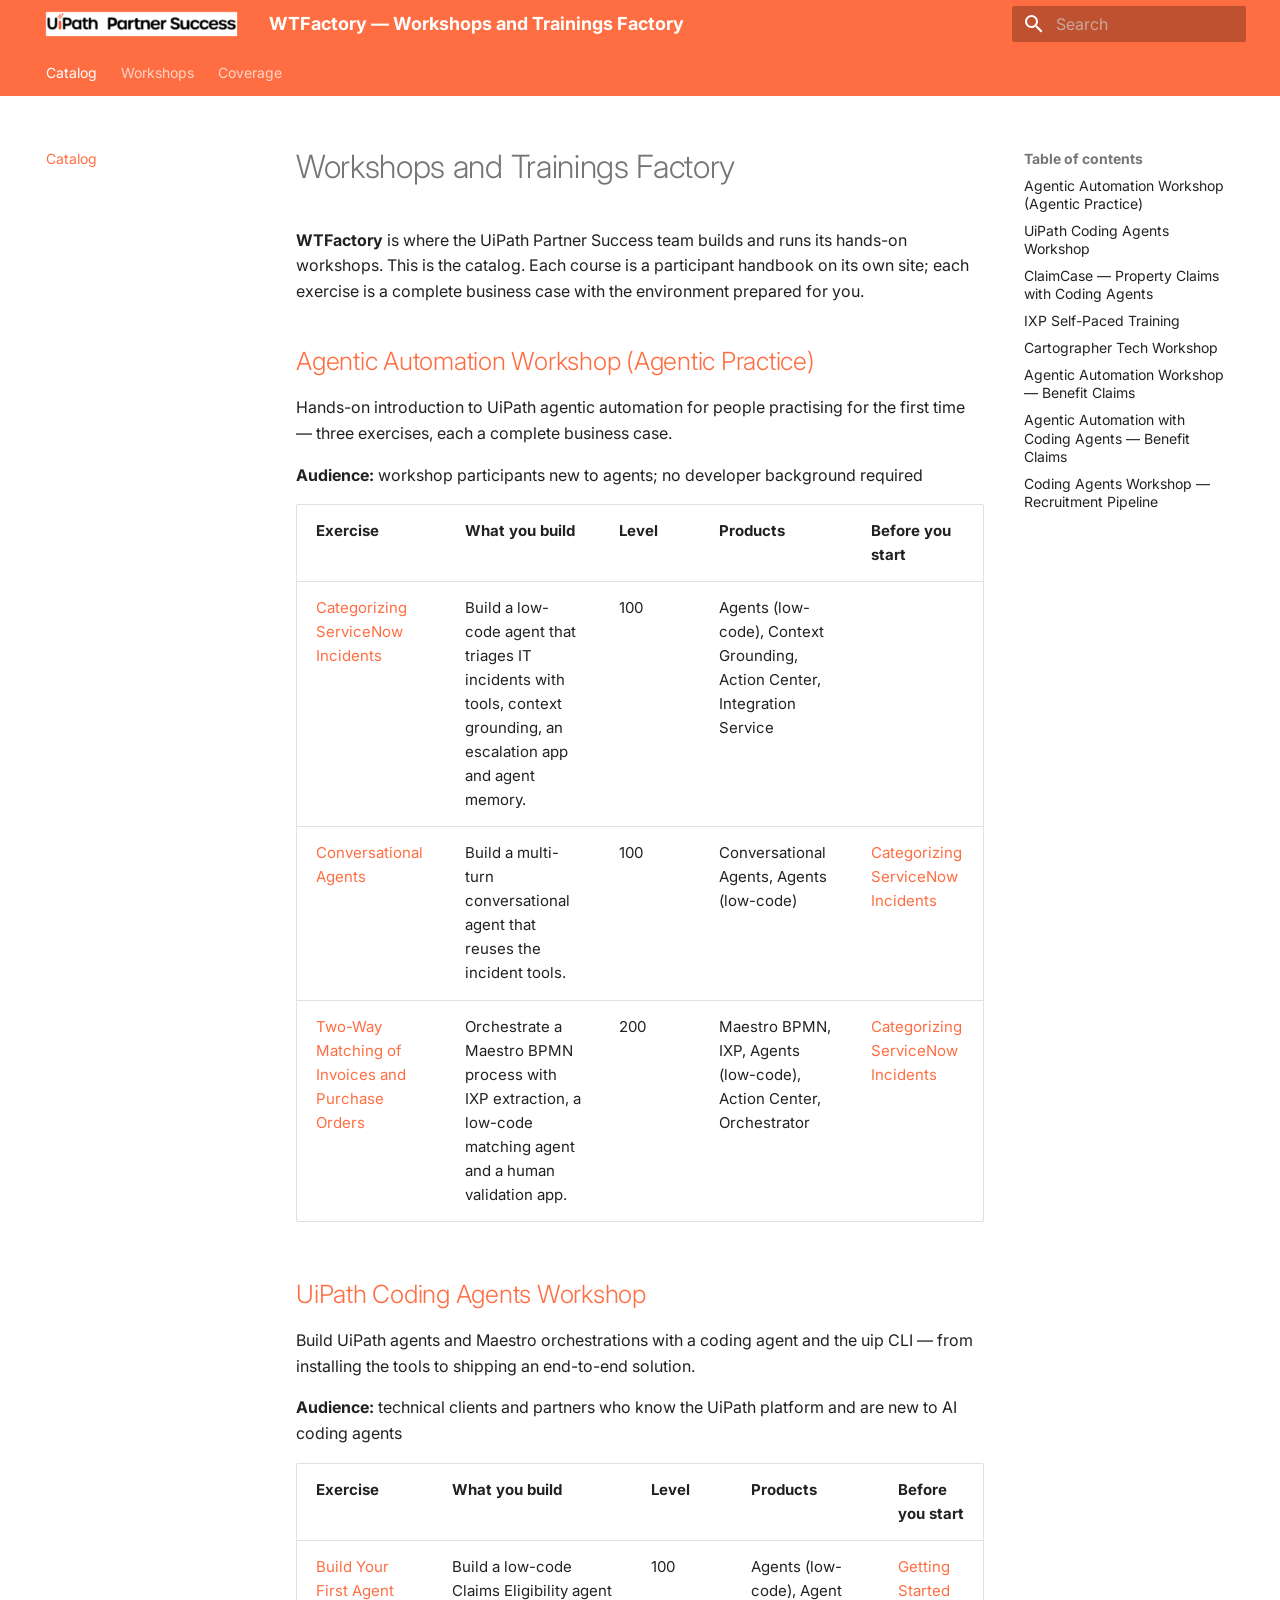
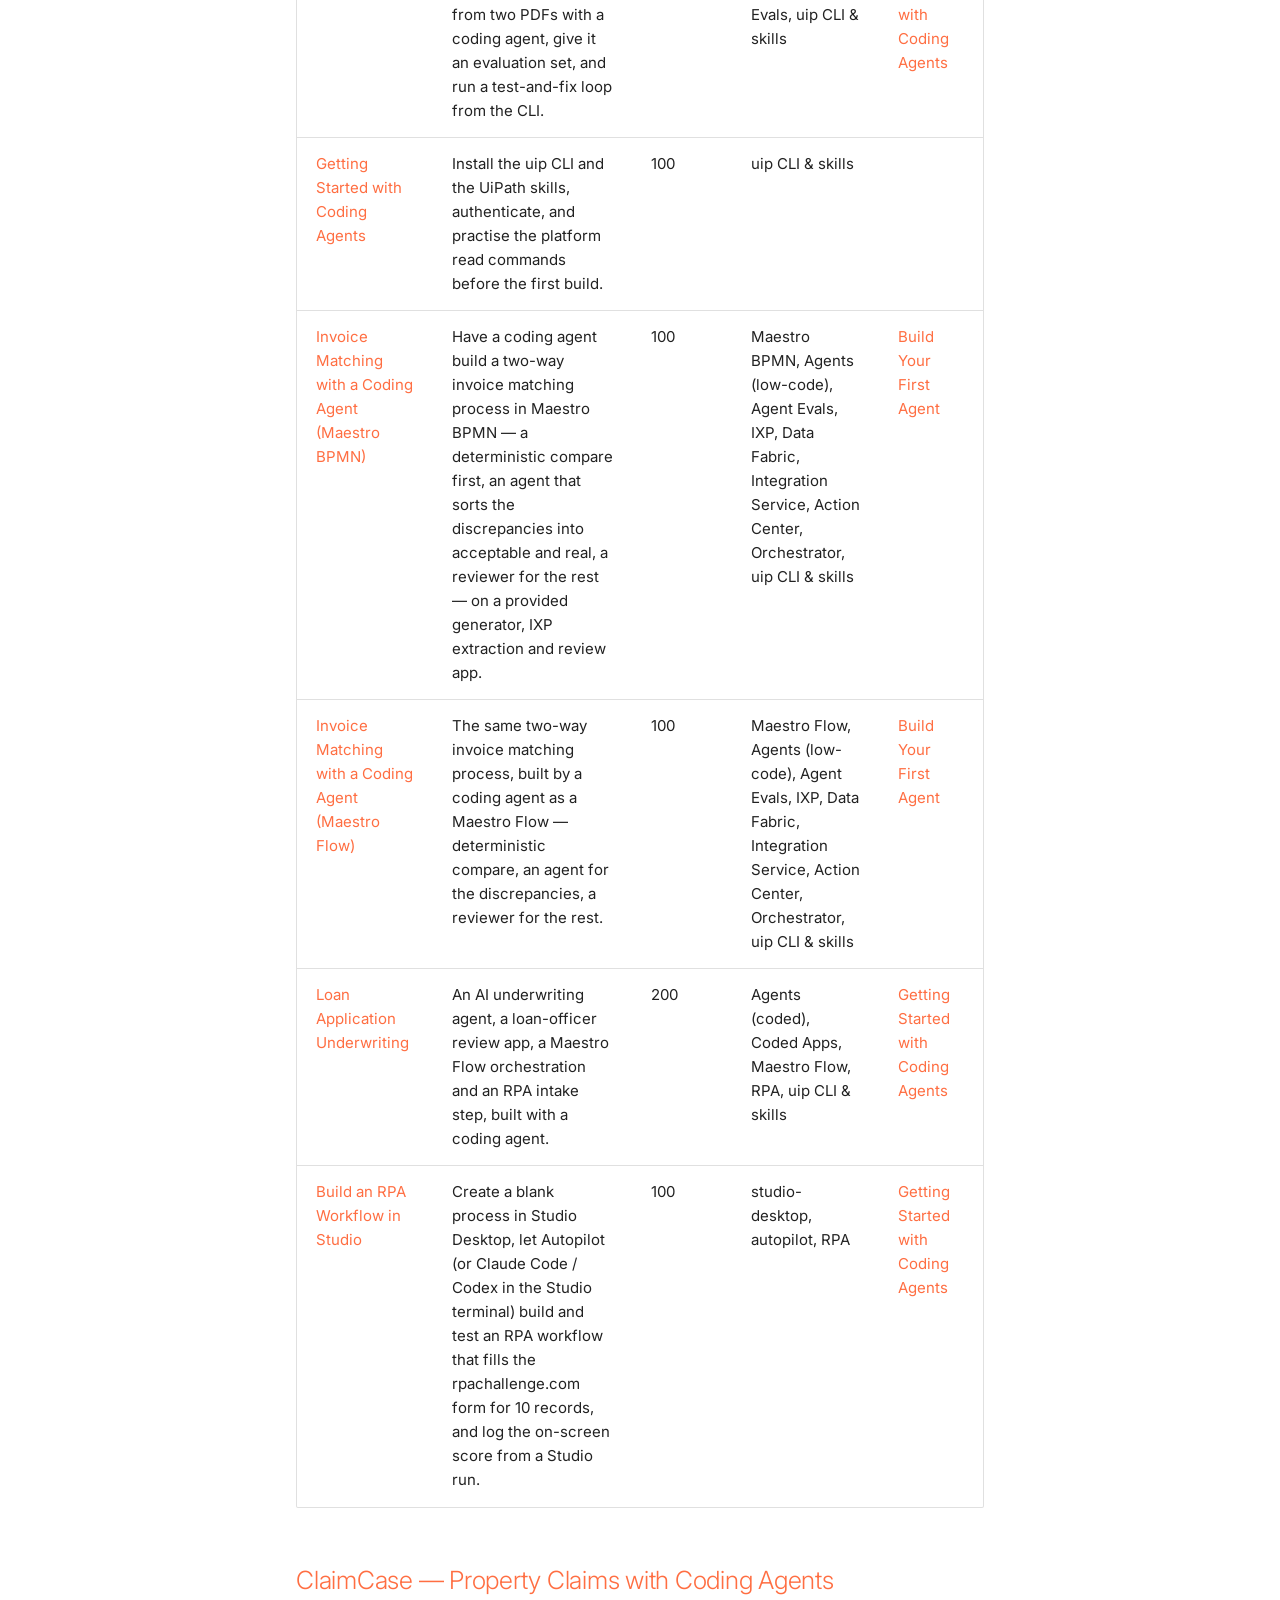
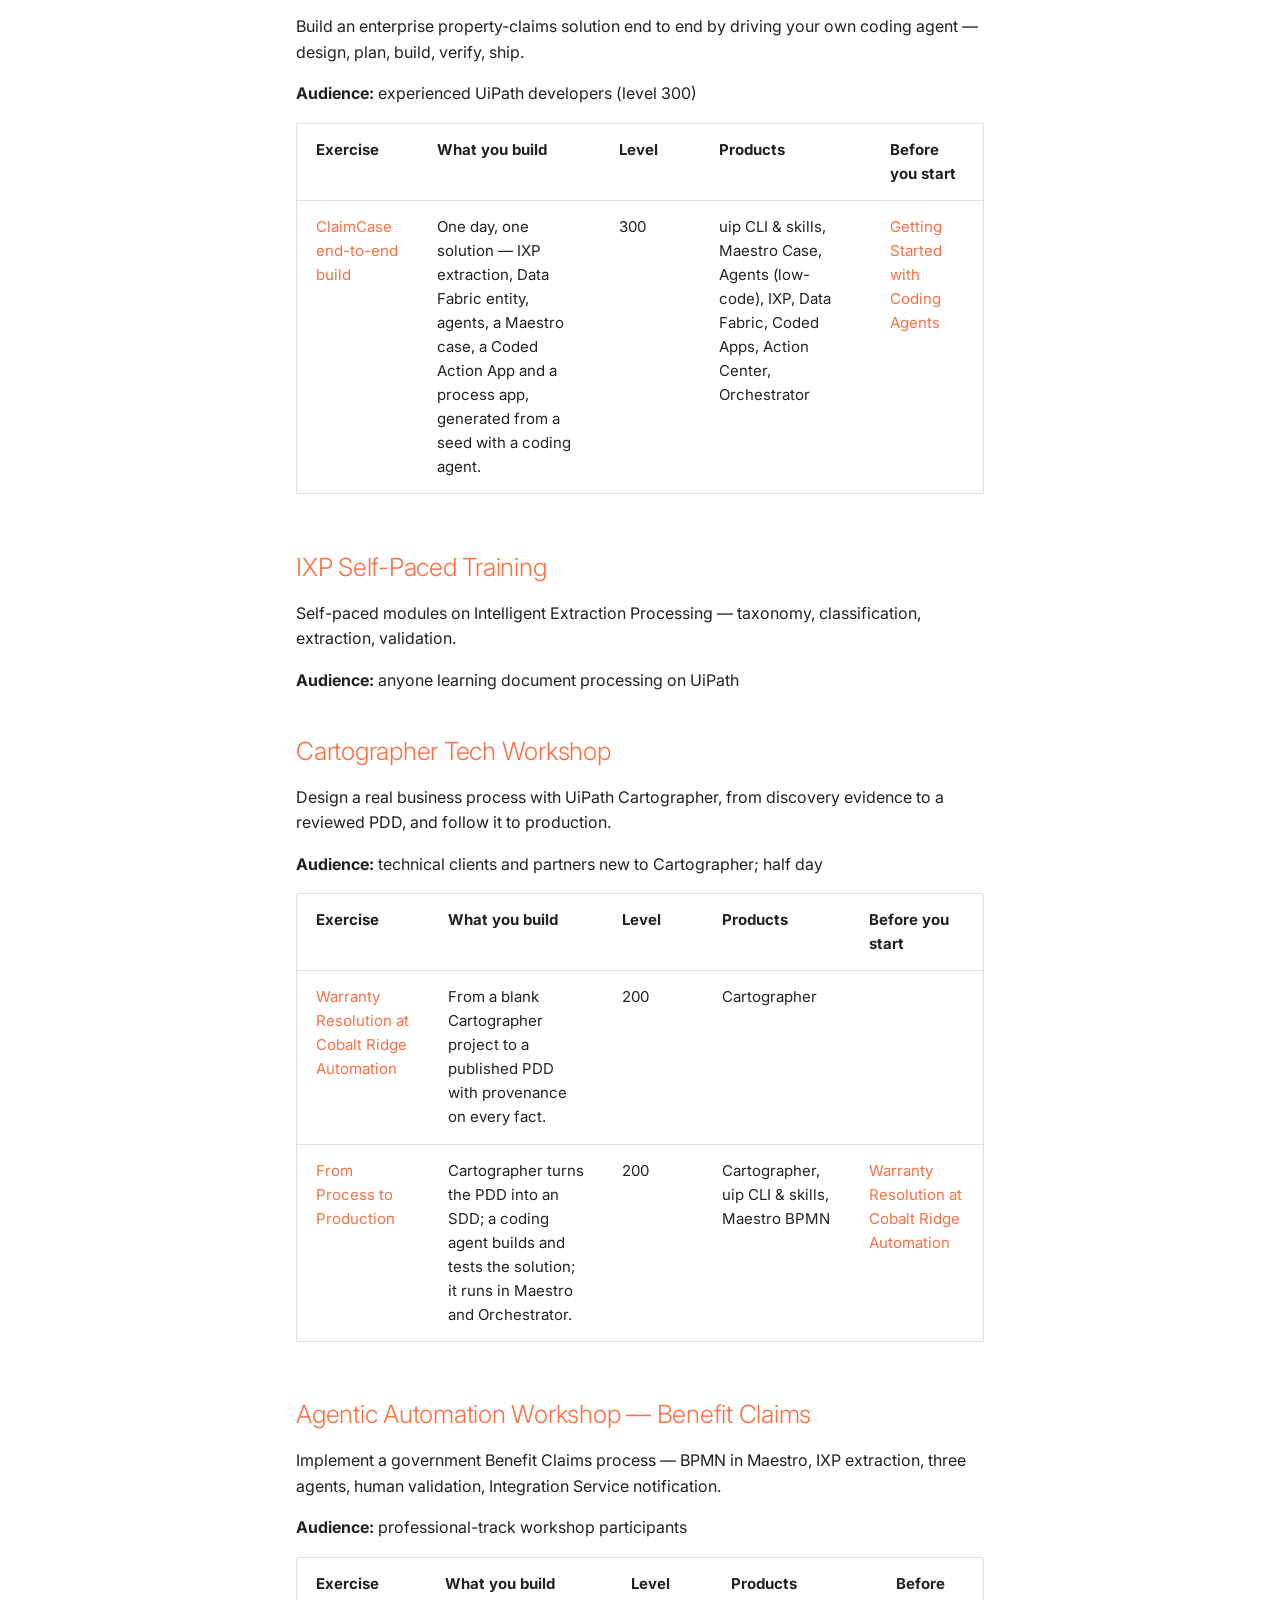
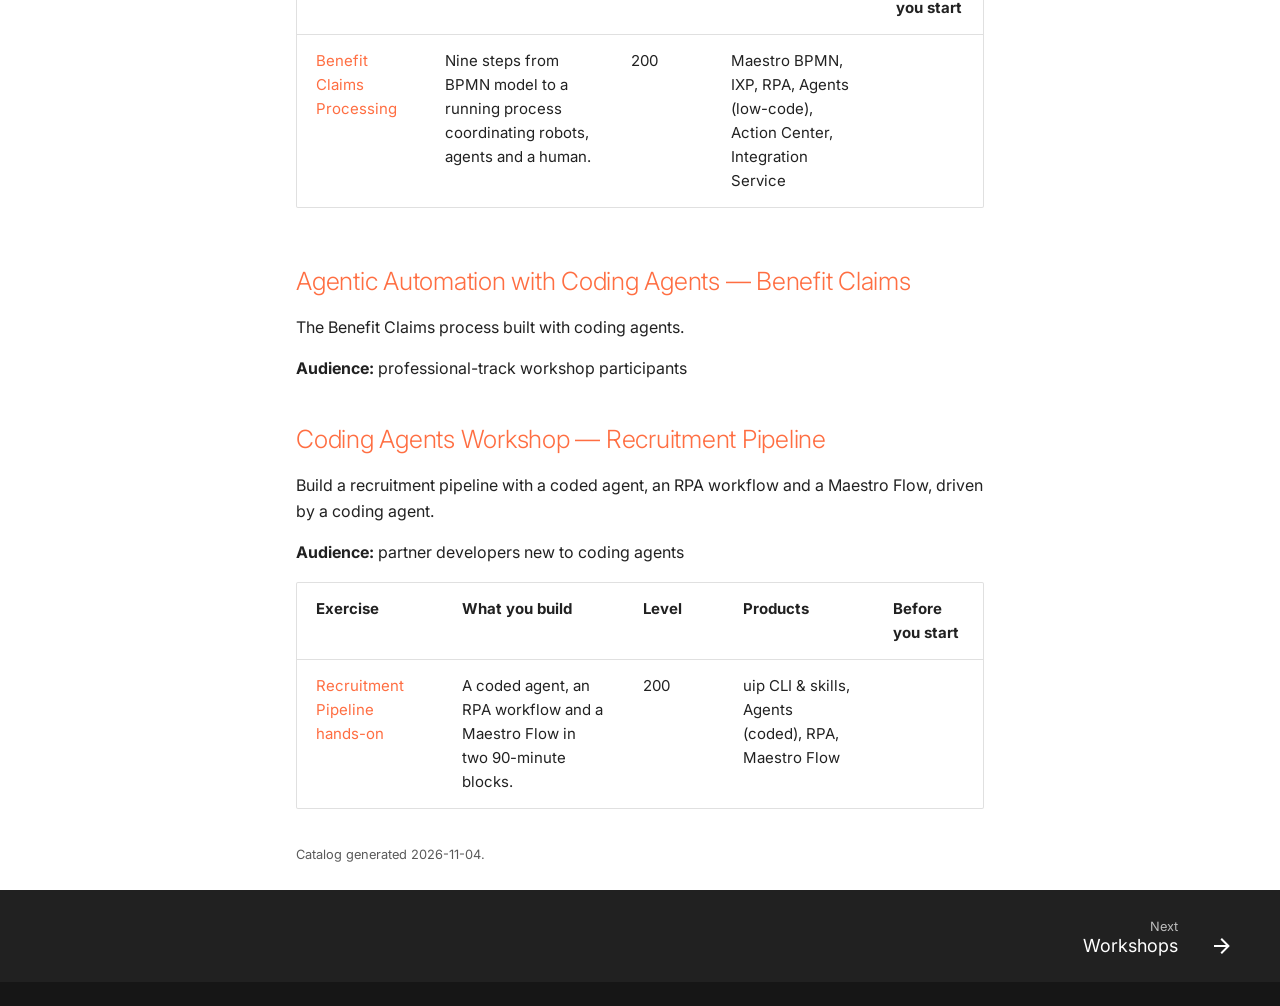
<file: index.html>
<!doctype html>
<html lang="en" class="no-js">
  <head>
    
      <meta charset="utf-8">
      <meta name="viewport" content="width=device-width,initial-scale=1">
      
        <meta name="description" content="Catalog of hands-on UiPath workshops and exercises built by Partner Success">
      
      
      
        <link rel="canonical" href="https://uipath-practice.github.io/">
      
      
      
        <link rel="next" href="workshops/">
      
      
        
      
      
      <link rel="icon" href="assets/images/favicon.png">
      <meta name="generator" content="mkdocs-1.6.1, mkdocs-material-9.8.0">
    
    
      
        <title>WTFactory — Workshops and Trainings Factory</title>
      
    
    
      <link rel="stylesheet" href="assets/stylesheets/main.57a0d79d.min.css">
      
        
        <link rel="stylesheet" href="assets/stylesheets/palette.fb2fffe2.min.css">
      
      


    
    
      
    
    
      
        
        
        <link rel="preconnect" href="https://fonts.gstatic.com" crossorigin>
        <link rel="stylesheet" href="https://fonts.googleapis.com/css?family=Inter:300,300i,400,400i,700,700i%7CRoboto+Mono:400,400i,700,700i&display=fallback">
        <style>:root{--md-text-font:"Inter";--md-code-font:"Roboto Mono"}</style>
      
    
    
      <link rel="stylesheet" href="stylesheets/extra.css">
    
    <script>__md_scope=new URL(".",location),__md_hash=e=>[...e].reduce(((e,_)=>(e<<5)-e+_.charCodeAt(0)),0),__md_get=(e,_=localStorage,t=__md_scope)=>JSON.parse(_.getItem(t.pathname+"."+e)),__md_set=(e,_,t=localStorage,a=__md_scope)=>{try{t.setItem(a.pathname+"."+e,JSON.stringify(_))}catch(e){}}</script>
    
      

    
    
  </head>
  
  
    
    
    
    
    
    <body dir="ltr" data-md-color-scheme="default" data-md-color-primary="deep-orange" data-md-color-accent="orange">
  
    
    <input class="md-toggle" data-md-toggle="drawer" type="checkbox" id="__drawer" autocomplete="off">
    <input class="md-toggle" data-md-toggle="search" type="checkbox" id="__search" autocomplete="off">
    <label class="md-overlay" for="__drawer"></label>
    <div data-md-component="skip">
      
        
        <a href="#workshops-and-trainings-factory" class="md-skip">
          Skip to content
        </a>
      
    </div>
    <div data-md-component="announce">
      
    </div>
    
    
      

<header class="md-header" data-md-component="header">
  <nav class="md-header__inner md-grid" aria-label="Header">
    <a href="." title="WTFactory — Workshops and Trainings Factory" class="md-header__button md-logo" aria-label="WTFactory — Workshops and Trainings Factory" data-md-component="logo">
      
  <img src="assets/images/logo.png" alt="logo">

    </a>
    <label class="md-header__button md-icon" for="__drawer">
      
      <svg xmlns="http://www.w3.org/2000/svg" viewBox="0 0 24 24"><path d="M3 6h18v2H3zm0 5h18v2H3zm0 5h18v2H3z"/></svg>
    </label>
    <div class="md-header__title" data-md-component="header-title">
      <div class="md-header__ellipsis">
        <div class="md-header__topic">
          <span class="md-ellipsis">
            WTFactory — Workshops and Trainings Factory
          </span>
        </div>
        <div class="md-header__topic" data-md-component="header-topic">
          <span class="md-ellipsis">
            
              Catalog
            
          </span>
        </div>
      </div>
    </div>
    
      
    
    
    
    
      
      
        <label class="md-header__button md-icon" for="__search">
          
          <svg xmlns="http://www.w3.org/2000/svg" viewBox="0 0 24 24"><path d="M9.5 3A6.5 6.5 0 0 1 16 9.5c0 1.61-.59 3.09-1.56 4.23l.27.27h.79l5 5-1.5 1.5-5-5v-.79l-.27-.27A6.52 6.52 0 0 1 9.5 16 6.5 6.5 0 0 1 3 9.5 6.5 6.5 0 0 1 9.5 3m0 2C7 5 5 7 5 9.5S7 14 9.5 14 14 12 14 9.5 12 5 9.5 5"/></svg>
        </label>
        <div class="md-search" data-md-component="search" role="dialog">
  <label class="md-search__overlay" for="__search"></label>
  <div class="md-search__inner" role="search">
    <form class="md-search__form" name="search">
      <input type="text" class="md-search__input" name="query" aria-label="Search" placeholder="Search" autocapitalize="off" autocorrect="off" autocomplete="off" spellcheck="false" data-md-component="search-query" required>
      <label class="md-search__icon md-icon" for="__search">
        
        <svg xmlns="http://www.w3.org/2000/svg" viewBox="0 0 24 24"><path d="M9.5 3A6.5 6.5 0 0 1 16 9.5c0 1.61-.59 3.09-1.56 4.23l.27.27h.79l5 5-1.5 1.5-5-5v-.79l-.27-.27A6.52 6.52 0 0 1 9.5 16 6.5 6.5 0 0 1 3 9.5 6.5 6.5 0 0 1 9.5 3m0 2C7 5 5 7 5 9.5S7 14 9.5 14 14 12 14 9.5 12 5 9.5 5"/></svg>
        
        <svg xmlns="http://www.w3.org/2000/svg" viewBox="0 0 24 24"><path d="M20 11v2H8l5.5 5.5-1.42 1.42L4.16 12l7.92-7.92L13.5 5.5 8 11z"/></svg>
      </label>
      <nav class="md-search__options" aria-label="Search">
        
        <button type="reset" class="md-search__icon md-icon" title="Clear" aria-label="Clear" tabindex="-1">
          
          <svg xmlns="http://www.w3.org/2000/svg" viewBox="0 0 24 24"><path d="M19 6.41 17.59 5 12 10.59 6.41 5 5 6.41 10.59 12 5 17.59 6.41 19 12 13.41 17.59 19 19 17.59 13.41 12z"/></svg>
        </button>
      </nav>
      
    </form>
    <div class="md-search__output">
      <div class="md-search__scrollwrap" tabindex="0" data-md-scrollfix>
        <div class="md-search-result" data-md-component="search-result">
          <div class="md-search-result__meta">
            Initializing search
          </div>
          <ol class="md-search-result__list" role="presentation"></ol>
        </div>
      </div>
    </div>
  </div>
</div>
      
    
    
  </nav>
  
</header>
    
    <div class="md-container" data-md-component="container">
      
      
        
          
            
<nav class="md-tabs" aria-label="Tabs" data-md-component="tabs">
  <div class="md-grid">
    <ul class="md-tabs__list">
      
        
  
  
  
    
  
  
    <li class="md-tabs__item md-tabs__item--active">
      <a href="." class="md-tabs__link">
        
  
  
    
  
  Catalog

      </a>
    </li>
  

      
        
  
  
  
  
    <li class="md-tabs__item">
      <a href="workshops/" class="md-tabs__link">
        
  
  
    
  
  Workshops

      </a>
    </li>
  

      
        
  
  
  
  
    <li class="md-tabs__item">
      <a href="coverage/" class="md-tabs__link">
        
  
  
    
  
  Coverage

      </a>
    </li>
  

      
    </ul>
  </div>
</nav>
          
        
      
      <main class="md-main" data-md-component="main">
        <div class="md-main__inner md-grid">
          
            
              
              <div class="md-sidebar md-sidebar--primary" data-md-component="sidebar" data-md-type="navigation" >
                <div class="md-sidebar__scrollwrap">
                  <div class="md-sidebar__inner">
                    


  


<nav class="md-nav md-nav--primary md-nav--lifted" aria-label="Navigation" data-md-level="0">
  <label class="md-nav__title" for="__drawer">
    <a href="." title="WTFactory — Workshops and Trainings Factory" class="md-nav__button md-logo" aria-label="WTFactory — Workshops and Trainings Factory" data-md-component="logo">
      
  <img src="assets/images/logo.png" alt="logo">

    </a>
    WTFactory — Workshops and Trainings Factory
  </label>
  
  <ul class="md-nav__list" data-md-scrollfix>
    
      
      
  
  
    
  
  
  
    <li class="md-nav__item md-nav__item--active">
      
      <input class="md-nav__toggle md-toggle" type="checkbox" id="__toc">
      
      
        
      
      
        <label class="md-nav__link md-nav__link--active" for="__toc">
          
  
  
  <span class="md-ellipsis">
    
  
    Catalog
  

    
  </span>
  
  

          <span class="md-nav__icon md-icon"></span>
        </label>
      
      <a href="." class="md-nav__link md-nav__link--active">
        
  
  
  <span class="md-ellipsis">
    
  
    Catalog
  

    
  </span>
  
  

      </a>
      
        

<nav class="md-nav md-nav--secondary" aria-label="Table of contents">
  
  
  
    
  
  
    <label class="md-nav__title" for="__toc">
      <span class="md-nav__icon md-icon"></span>
      Table of contents
    </label>
    <ul class="md-nav__list" data-md-component="toc" data-md-scrollfix>
      
        <li class="md-nav__item">
  <a href="#agentic-automation-workshop-agentic-practice" class="md-nav__link">
    <span class="md-ellipsis">
      
        Agentic Automation Workshop (Agentic Practice)
      
    </span>
  </a>
  
</li>
      
        <li class="md-nav__item">
  <a href="#uipath-coding-agents-workshop" class="md-nav__link">
    <span class="md-ellipsis">
      
        UiPath Coding Agents Workshop
      
    </span>
  </a>
  
</li>
      
        <li class="md-nav__item">
  <a href="#claimcase-property-claims-with-coding-agents" class="md-nav__link">
    <span class="md-ellipsis">
      
        ClaimCase — Property Claims with Coding Agents
      
    </span>
  </a>
  
</li>
      
        <li class="md-nav__item">
  <a href="#ixp-self-paced-training" class="md-nav__link">
    <span class="md-ellipsis">
      
        IXP Self-Paced Training
      
    </span>
  </a>
  
</li>
      
        <li class="md-nav__item">
  <a href="#cartographer-tech-workshop" class="md-nav__link">
    <span class="md-ellipsis">
      
        Cartographer Tech Workshop
      
    </span>
  </a>
  
</li>
      
        <li class="md-nav__item">
  <a href="#agentic-automation-workshop-benefit-claims" class="md-nav__link">
    <span class="md-ellipsis">
      
        Agentic Automation Workshop — Benefit Claims
      
    </span>
  </a>
  
</li>
      
        <li class="md-nav__item">
  <a href="#agentic-automation-with-coding-agents-benefit-claims" class="md-nav__link">
    <span class="md-ellipsis">
      
        Agentic Automation with Coding Agents — Benefit Claims
      
    </span>
  </a>
  
</li>
      
        <li class="md-nav__item">
  <a href="#coding-agents-workshop-recruitment-pipeline" class="md-nav__link">
    <span class="md-ellipsis">
      
        Coding Agents Workshop — Recruitment Pipeline
      
    </span>
  </a>
  
</li>
      
    </ul>
  
</nav>
      
    </li>
  

    
      
      
  
  
  
  
    <li class="md-nav__item">
      <a href="workshops/" class="md-nav__link">
        
  
  
  <span class="md-ellipsis">
    
  
    Workshops
  

    
  </span>
  
  

      </a>
    </li>
  

    
      
      
  
  
  
  
    <li class="md-nav__item">
      <a href="coverage/" class="md-nav__link">
        
  
  
  <span class="md-ellipsis">
    
  
    Coverage
  

    
  </span>
  
  

      </a>
    </li>
  

    
  </ul>
</nav>
                  </div>
                </div>
              </div>
            
            
              
              <div class="md-sidebar md-sidebar--secondary" data-md-component="sidebar" data-md-type="toc" >
                <div class="md-sidebar__scrollwrap">
                  <div class="md-sidebar__inner">
                    

<nav class="md-nav md-nav--secondary" aria-label="Table of contents">
  
  
  
    
  
  
    <label class="md-nav__title" for="__toc">
      <span class="md-nav__icon md-icon"></span>
      Table of contents
    </label>
    <ul class="md-nav__list" data-md-component="toc" data-md-scrollfix>
      
        <li class="md-nav__item">
  <a href="#agentic-automation-workshop-agentic-practice" class="md-nav__link">
    <span class="md-ellipsis">
      
        Agentic Automation Workshop (Agentic Practice)
      
    </span>
  </a>
  
</li>
      
        <li class="md-nav__item">
  <a href="#uipath-coding-agents-workshop" class="md-nav__link">
    <span class="md-ellipsis">
      
        UiPath Coding Agents Workshop
      
    </span>
  </a>
  
</li>
      
        <li class="md-nav__item">
  <a href="#claimcase-property-claims-with-coding-agents" class="md-nav__link">
    <span class="md-ellipsis">
      
        ClaimCase — Property Claims with Coding Agents
      
    </span>
  </a>
  
</li>
      
        <li class="md-nav__item">
  <a href="#ixp-self-paced-training" class="md-nav__link">
    <span class="md-ellipsis">
      
        IXP Self-Paced Training
      
    </span>
  </a>
  
</li>
      
        <li class="md-nav__item">
  <a href="#cartographer-tech-workshop" class="md-nav__link">
    <span class="md-ellipsis">
      
        Cartographer Tech Workshop
      
    </span>
  </a>
  
</li>
      
        <li class="md-nav__item">
  <a href="#agentic-automation-workshop-benefit-claims" class="md-nav__link">
    <span class="md-ellipsis">
      
        Agentic Automation Workshop — Benefit Claims
      
    </span>
  </a>
  
</li>
      
        <li class="md-nav__item">
  <a href="#agentic-automation-with-coding-agents-benefit-claims" class="md-nav__link">
    <span class="md-ellipsis">
      
        Agentic Automation with Coding Agents — Benefit Claims
      
    </span>
  </a>
  
</li>
      
        <li class="md-nav__item">
  <a href="#coding-agents-workshop-recruitment-pipeline" class="md-nav__link">
    <span class="md-ellipsis">
      
        Coding Agents Workshop — Recruitment Pipeline
      
    </span>
  </a>
  
</li>
      
    </ul>
  
</nav>
                  </div>
                </div>
              </div>
            
          
          
            <div class="md-content" data-md-component="content">
              
              <article class="md-content__inner md-typeset">
                
                  



<h1 id="workshops-and-trainings-factory">Workshops and Trainings Factory</h1>
<p><strong>WTFactory</strong> is where the UiPath Partner Success team builds and runs its hands-on workshops. This is the catalog. Each course is a participant handbook on its own site; each exercise is a complete business case with the environment prepared for you.</p>
<h2 id="agentic-automation-workshop-agentic-practice"><a href="https://uipath-practice.github.io/AgenticPracticeCourse/">Agentic Automation Workshop (Agentic Practice)</a></h2>
<p>Hands-on introduction to UiPath agentic automation for people practising for the first time — three exercises, each a complete business case.</p>
<p><strong>Audience:</strong> workshop participants new to agents; no developer background required</p>
<table>
<thead>
<tr>
<th>Exercise</th>
<th>What you build</th>
<th>Level</th>
<th>Products</th>
<th>Before you start</th>
</tr>
</thead>
<tbody>
<tr>
<td><a href="https://uipath-practice.github.io/AgenticPracticeCourse/categorizing-incidents/">Categorizing ServiceNow Incidents</a></td>
<td>Build a low-code agent that triages IT incidents with tools, context grounding, an escalation app and agent memory.</td>
<td>100</td>
<td>Agents (low-code), Context Grounding, Action Center, Integration Service</td>
<td></td>
</tr>
<tr>
<td><a href="https://uipath-practice.github.io/AgenticPracticeCourse/conversational-agents/">Conversational Agents</a></td>
<td>Build a multi-turn conversational agent that reuses the incident tools.</td>
<td>100</td>
<td>Conversational Agents, Agents (low-code)</td>
<td><a href="https://uipath-practice.github.io/AgenticPracticeCourse/categorizing-incidents/">Categorizing ServiceNow Incidents</a></td>
</tr>
<tr>
<td><a href="https://uipath-practice.github.io/AgenticPracticeCourse/invoice-matching-ixp/">Two-Way Matching of Invoices and Purchase Orders</a></td>
<td>Orchestrate a Maestro BPMN process with IXP extraction, a low-code matching agent and a human validation app.</td>
<td>200</td>
<td>Maestro BPMN, IXP, Agents (low-code), Action Center, Orchestrator</td>
<td><a href="https://uipath-practice.github.io/AgenticPracticeCourse/categorizing-incidents/">Categorizing ServiceNow Incidents</a></td>
</tr>
</tbody>
</table>
<h2 id="uipath-coding-agents-workshop"><a href="https://uipath-practice.github.io/CodingAgentsCourse/">UiPath Coding Agents Workshop</a></h2>
<p>Build UiPath agents and Maestro orchestrations with a coding agent and the uip CLI — from installing the tools to shipping an end-to-end solution.</p>
<p><strong>Audience:</strong> technical clients and partners who know the UiPath platform and are new to AI coding agents</p>
<table>
<thead>
<tr>
<th>Exercise</th>
<th>What you build</th>
<th>Level</th>
<th>Products</th>
<th>Before you start</th>
</tr>
</thead>
<tbody>
<tr>
<td><a href="https://uipath-practice.github.io/CodingAgentsCourse/getting-started/4-build-your-first-agent/">Build Your First Agent</a></td>
<td>Build a low-code Claims Eligibility agent from two PDFs with a coding agent, give it an evaluation set, and run a test-and-fix loop from the CLI.</td>
<td>100</td>
<td>Agents (low-code), Agent Evals, uip CLI &amp; skills</td>
<td><a href="https://uipath-practice.github.io/CodingAgentsCourse/getting-started/">Getting Started with Coding Agents</a></td>
</tr>
<tr>
<td><a href="https://uipath-practice.github.io/CodingAgentsCourse/getting-started/">Getting Started with Coding Agents</a></td>
<td>Install the uip CLI and the UiPath skills, authenticate, and practise the platform read commands before the first build.</td>
<td>100</td>
<td>uip CLI &amp; skills</td>
<td></td>
</tr>
<tr>
<td><a href="https://uipath-practice.github.io/CodingAgentsCourse/invoice-matching/">Invoice Matching with a Coding Agent (Maestro BPMN)</a></td>
<td>Have a coding agent build a two-way invoice matching process in Maestro BPMN — a deterministic compare first, an agent that sorts the discrepancies into acceptable and real, a reviewer for the rest — on a provided generator, IXP extraction and review app.</td>
<td>100</td>
<td>Maestro BPMN, Agents (low-code), Agent Evals, IXP, Data Fabric, Integration Service, Action Center, Orchestrator, uip CLI &amp; skills</td>
<td><a href="https://uipath-practice.github.io/CodingAgentsCourse/getting-started/4-build-your-first-agent/">Build Your First Agent</a></td>
</tr>
<tr>
<td><a href="https://uipath-practice.github.io/CodingAgentsCourse/invoice-matching/">Invoice Matching with a Coding Agent (Maestro Flow)</a></td>
<td>The same two-way invoice matching process, built by a coding agent as a Maestro Flow — deterministic compare, an agent for the discrepancies, a reviewer for the rest.</td>
<td>100</td>
<td>Maestro Flow, Agents (low-code), Agent Evals, IXP, Data Fabric, Integration Service, Action Center, Orchestrator, uip CLI &amp; skills</td>
<td><a href="https://uipath-practice.github.io/CodingAgentsCourse/getting-started/4-build-your-first-agent/">Build Your First Agent</a></td>
</tr>
<tr>
<td><a href="https://uipath-practice.github.io/CodingAgentsCourse/loan-application-underwriting/">Loan Application Underwriting</a></td>
<td>An AI underwriting agent, a loan-officer review app, a Maestro Flow orchestration and an RPA intake step, built with a coding agent.</td>
<td>200</td>
<td>Agents (coded), Coded Apps, Maestro Flow, RPA, uip CLI &amp; skills</td>
<td><a href="https://uipath-practice.github.io/CodingAgentsCourse/getting-started/">Getting Started with Coding Agents</a></td>
</tr>
<tr>
<td><a href="https://uipath-practice.github.io/CodingAgentsCourse/getting-started/3-build-an-rpa-workflow/">Build an RPA Workflow in Studio</a></td>
<td>Create a blank process in Studio Desktop, let Autopilot (or Claude Code / Codex in the Studio terminal) build and test an RPA workflow that fills the rpachallenge.com form for 10 records, and log the on-screen score from a Studio run.</td>
<td>100</td>
<td>studio-desktop, autopilot, RPA</td>
<td><a href="https://uipath-practice.github.io/CodingAgentsCourse/getting-started/">Getting Started with Coding Agents</a></td>
</tr>
</tbody>
</table>
<h2 id="claimcase-property-claims-with-coding-agents"><a href="https://uipath-practice.github.io/ClaimCaseWorkshop/">ClaimCase — Property Claims with Coding Agents</a></h2>
<p>Build an enterprise property-claims solution end to end by driving your own coding agent — design, plan, build, verify, ship.</p>
<p><strong>Audience:</strong> experienced UiPath developers (level 300)</p>
<table>
<thead>
<tr>
<th>Exercise</th>
<th>What you build</th>
<th>Level</th>
<th>Products</th>
<th>Before you start</th>
</tr>
</thead>
<tbody>
<tr>
<td><a href="https://uipath-practice.github.io/ClaimCaseWorkshop/">ClaimCase end-to-end build</a></td>
<td>One day, one solution — IXP extraction, Data Fabric entity, agents, a Maestro case, a Coded Action App and a process app, generated from a seed with a coding agent.</td>
<td>300</td>
<td>uip CLI &amp; skills, Maestro Case, Agents (low-code), IXP, Data Fabric, Coded Apps, Action Center, Orchestrator</td>
<td><a href="https://uipath-practice.github.io/CodingAgentsCourse/getting-started/">Getting Started with Coding Agents</a></td>
</tr>
</tbody>
</table>
<h2 id="ixp-self-paced-training"><a href="https://uipath-practice.github.io/IXP-TrainingCourse/">IXP Self-Paced Training</a></h2>
<p>Self-paced modules on Intelligent Extraction Processing — taxonomy, classification, extraction, validation.</p>
<p><strong>Audience:</strong> anyone learning document processing on UiPath</p>
<h2 id="cartographer-tech-workshop"><a href="https://uipath-practice.github.io/CartographerWorkshop/">Cartographer Tech Workshop</a></h2>
<p>Design a real business process with UiPath Cartographer, from discovery evidence to a reviewed PDD, and follow it to production.</p>
<p><strong>Audience:</strong> technical clients and partners new to Cartographer; half day</p>
<table>
<thead>
<tr>
<th>Exercise</th>
<th>What you build</th>
<th>Level</th>
<th>Products</th>
<th>Before you start</th>
</tr>
</thead>
<tbody>
<tr>
<td><a href="https://uipath-practice.github.io/CartographerWorkshop/warranty-resolution/">Warranty Resolution at Cobalt Ridge Automation</a></td>
<td>From a blank Cartographer project to a published PDD with provenance on every fact.</td>
<td>200</td>
<td>Cartographer</td>
<td></td>
</tr>
<tr>
<td><a href="https://uipath-practice.github.io/CartographerWorkshop/process-to-production/">From Process to Production</a></td>
<td>Cartographer turns the PDD into an SDD; a coding agent builds and tests the solution; it runs in Maestro and Orchestrator.</td>
<td>200</td>
<td>Cartographer, uip CLI &amp; skills, Maestro BPMN</td>
<td><a href="https://uipath-practice.github.io/CartographerWorkshop/warranty-resolution/">Warranty Resolution at Cobalt Ridge Automation</a></td>
</tr>
</tbody>
</table>
<h2 id="agentic-automation-workshop-benefit-claims"><a href="https://uipath-practice.github.io/AgenticProfessionalCourse/">Agentic Automation Workshop — Benefit Claims</a></h2>
<p>Implement a government Benefit Claims process — BPMN in Maestro, IXP extraction, three agents, human validation, Integration Service notification.</p>
<p><strong>Audience:</strong> professional-track workshop participants</p>
<table>
<thead>
<tr>
<th>Exercise</th>
<th>What you build</th>
<th>Level</th>
<th>Products</th>
<th>Before you start</th>
</tr>
</thead>
<tbody>
<tr>
<td><a href="https://uipath-practice.github.io/AgenticProfessionalCourse/benefit-claims-processing/">Benefit Claims Processing</a></td>
<td>Nine steps from BPMN model to a running process coordinating robots, agents and a human.</td>
<td>200</td>
<td>Maestro BPMN, IXP, RPA, Agents (low-code), Action Center, Integration Service</td>
<td></td>
</tr>
</tbody>
</table>
<h2 id="agentic-automation-with-coding-agents-benefit-claims"><a href="https://uipath-practice.github.io/AgenticCodingAgents/">Agentic Automation with Coding Agents — Benefit Claims</a></h2>
<p>The Benefit Claims process built with coding agents.</p>
<p><strong>Audience:</strong> professional-track workshop participants</p>
<h2 id="coding-agents-workshop-recruitment-pipeline"><a href="https://uipath-practice.github.io/CodingAgentsRecruitmentPipeline/">Coding Agents Workshop — Recruitment Pipeline</a></h2>
<p>Build a recruitment pipeline with a coded agent, an RPA workflow and a Maestro Flow, driven by a coding agent.</p>
<p><strong>Audience:</strong> partner developers new to coding agents</p>
<table>
<thead>
<tr>
<th>Exercise</th>
<th>What you build</th>
<th>Level</th>
<th>Products</th>
<th>Before you start</th>
</tr>
</thead>
<tbody>
<tr>
<td><a href="https://uipath-practice.github.io/CodingAgentsRecruitmentPipeline/coding-agents-hands-on/">Recruitment Pipeline hands-on</a></td>
<td>A coded agent, an RPA workflow and a Maestro Flow in two 90-minute blocks.</td>
<td>200</td>
<td>uip CLI &amp; skills, Agents (coded), RPA, Maestro Flow</td>
<td></td>
</tr>
</tbody>
</table>
<p><small>Catalog generated 2026-11-04.</small></p>












                
              </article>
            </div>
          
          
<script>var target=document.getElementById(location.hash.slice(1));target&&target.name&&(target.checked=target.name.startsWith("__tabbed_"))</script>
        </div>
        
          <button type="button" class="md-top md-icon" data-md-component="top" hidden>
  
  <svg xmlns="http://www.w3.org/2000/svg" viewBox="0 0 24 24"><path d="M13 20h-2V8l-5.5 5.5-1.42-1.42L12 4.16l7.92 7.92-1.42 1.42L13 8z"/></svg>
  Back to top
</button>
        
      </main>
      
        <footer class="md-footer">
  
    
      
      <nav class="md-footer__inner md-grid" aria-label="Footer" >
        
        
          
          <a href="workshops/" class="md-footer__link md-footer__link--next" aria-label="Next: Workshops">
            <div class="md-footer__title">
              <span class="md-footer__direction">
                Next
              </span>
              <div class="md-ellipsis">
                Workshops
              </div>
            </div>
            <div class="md-footer__button md-icon">
              
              <svg xmlns="http://www.w3.org/2000/svg" viewBox="0 0 24 24"><path d="M4 11v2h12l-5.5 5.5 1.42 1.42L19.84 12l-7.92-7.92L10.5 5.5 16 11z"/></svg>
            </div>
          </a>
        
      </nav>
    
  
  <div class="md-footer-meta md-typeset">
    <div class="md-footer-meta__inner md-grid">
      <div class="md-copyright">
  
  
</div>
      
    </div>
  </div>
</footer>
      
    </div>
    <div class="md-dialog" data-md-component="dialog">
      <div class="md-dialog__inner md-typeset"></div>
    </div>
    
    
    
      
      
      <script id="__config" type="application/json">{"annotate": null, "base": ".", "features": ["navigation.tabs", "navigation.top", "navigation.footer", "search.highlight", "content.code.copy"], "search": "assets/javascripts/workers/search.a7633da7.min.js", "tags": null, "translations": {"clipboard.copied": "Copied to clipboard", "clipboard.copy": "Copy to clipboard", "search.result.more.one": "1 more on this page", "search.result.more.other": "# more on this page", "search.result.none": "No matching documents", "search.result.one": "1 matching document", "search.result.other": "# matching documents", "search.result.placeholder": "Type to start searching", "search.result.term.missing": "Missing", "select.version": "Select version"}, "version": null}</script>
    
    
      <script src="assets/javascripts/bundle.c21346df.min.js"></script>
      
    
  </body>
</html>
</file>
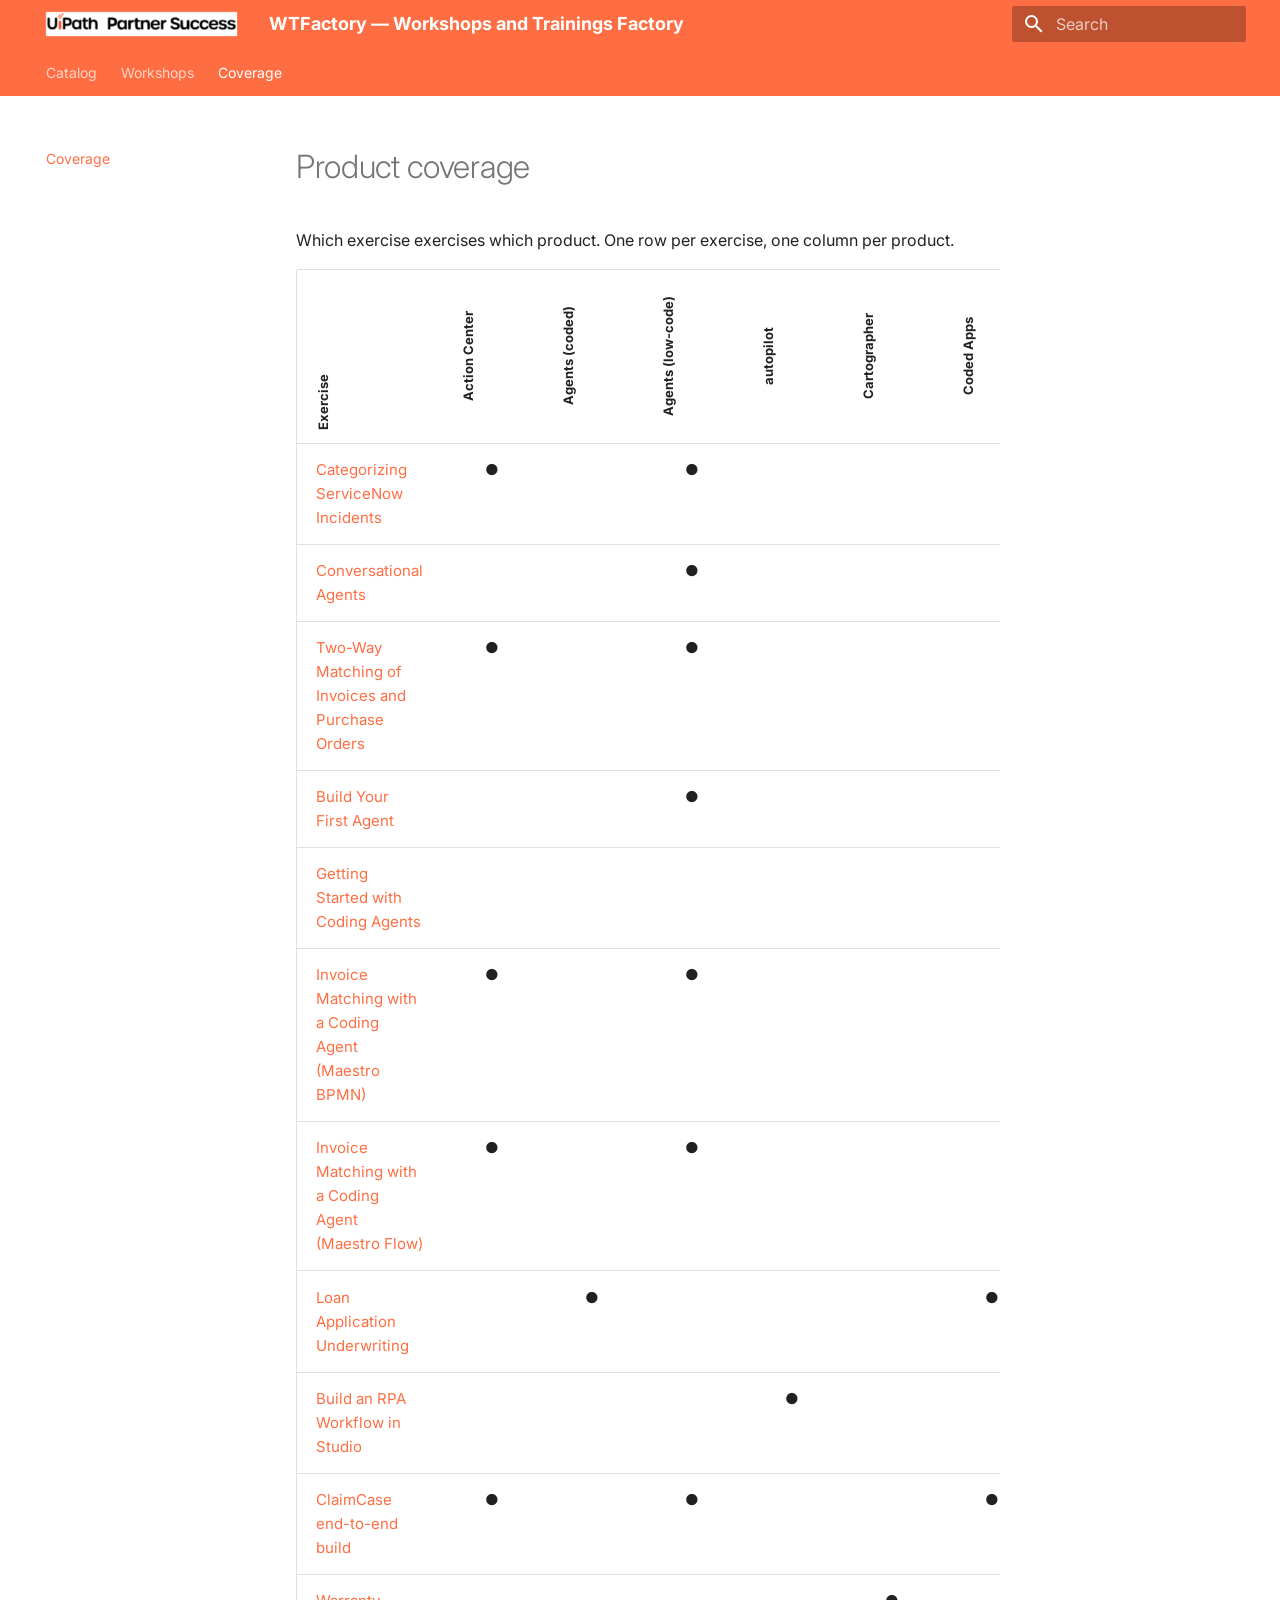
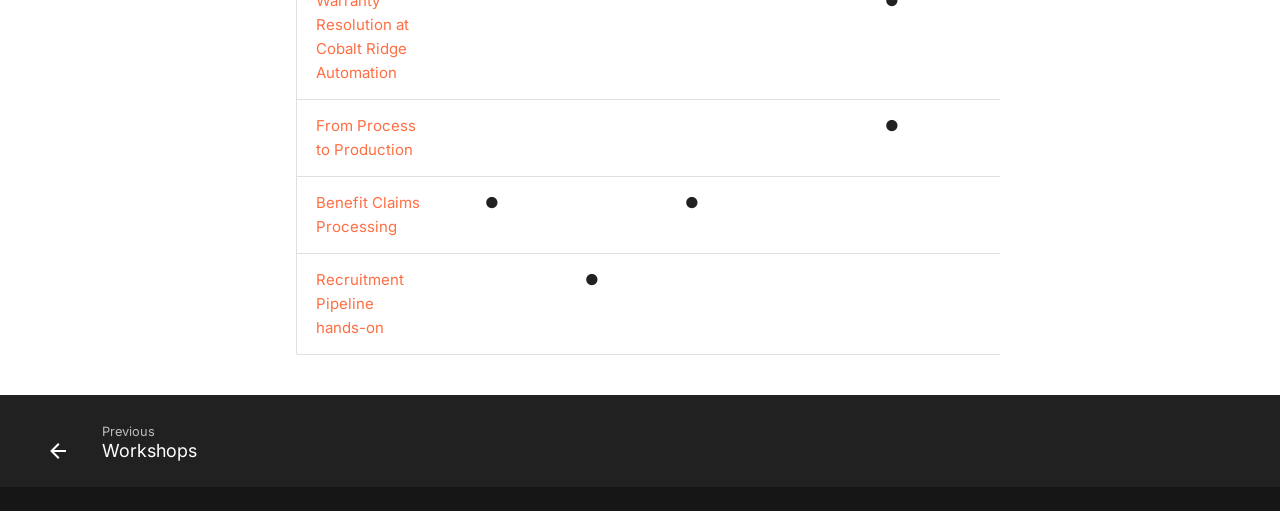
<file: coverage/index.html>
<!doctype html>
<html lang="en" class="no-js">
  <head>
    
      <meta charset="utf-8">
      <meta name="viewport" content="width=device-width,initial-scale=1">
      
        <meta name="description" content="Catalog of hands-on UiPath workshops and exercises built by Partner Success">
      
      
      
        <link rel="canonical" href="https://uipath-practice.github.io/coverage/">
      
      
        <link rel="prev" href="../workshops/">
      
      
      
        
      
      
      <link rel="icon" href="../assets/images/favicon.png">
      <meta name="generator" content="mkdocs-1.6.1, mkdocs-material-9.8.0">
    
    
      
        <title>Coverage - WTFactory — Workshops and Trainings Factory</title>
      
    
    
      <link rel="stylesheet" href="../assets/stylesheets/main.57a0d79d.min.css">
      
        
        <link rel="stylesheet" href="../assets/stylesheets/palette.fb2fffe2.min.css">
      
      


    
    
      
    
    
      
        
        
        <link rel="preconnect" href="https://fonts.gstatic.com" crossorigin>
        <link rel="stylesheet" href="https://fonts.googleapis.com/css?family=Inter:300,300i,400,400i,700,700i%7CRoboto+Mono:400,400i,700,700i&display=fallback">
        <style>:root{--md-text-font:"Inter";--md-code-font:"Roboto Mono"}</style>
      
    
    
      <link rel="stylesheet" href="../stylesheets/extra.css">
    
    <script>__md_scope=new URL("..",location),__md_hash=e=>[...e].reduce(((e,_)=>(e<<5)-e+_.charCodeAt(0)),0),__md_get=(e,_=localStorage,t=__md_scope)=>JSON.parse(_.getItem(t.pathname+"."+e)),__md_set=(e,_,t=localStorage,a=__md_scope)=>{try{t.setItem(a.pathname+"."+e,JSON.stringify(_))}catch(e){}}</script>
    
      

    
    
  </head>
  
  
    
    
    
    
    
    <body dir="ltr" data-md-color-scheme="default" data-md-color-primary="deep-orange" data-md-color-accent="orange">
  
    
    <input class="md-toggle" data-md-toggle="drawer" type="checkbox" id="__drawer" autocomplete="off">
    <input class="md-toggle" data-md-toggle="search" type="checkbox" id="__search" autocomplete="off">
    <label class="md-overlay" for="__drawer"></label>
    <div data-md-component="skip">
      
        
        <a href="#product-coverage" class="md-skip">
          Skip to content
        </a>
      
    </div>
    <div data-md-component="announce">
      
    </div>
    
    
      

<header class="md-header" data-md-component="header">
  <nav class="md-header__inner md-grid" aria-label="Header">
    <a href=".." title="WTFactory — Workshops and Trainings Factory" class="md-header__button md-logo" aria-label="WTFactory — Workshops and Trainings Factory" data-md-component="logo">
      
  <img src="../assets/images/logo.png" alt="logo">

    </a>
    <label class="md-header__button md-icon" for="__drawer">
      
      <svg xmlns="http://www.w3.org/2000/svg" viewBox="0 0 24 24"><path d="M3 6h18v2H3zm0 5h18v2H3zm0 5h18v2H3z"/></svg>
    </label>
    <div class="md-header__title" data-md-component="header-title">
      <div class="md-header__ellipsis">
        <div class="md-header__topic">
          <span class="md-ellipsis">
            WTFactory — Workshops and Trainings Factory
          </span>
        </div>
        <div class="md-header__topic" data-md-component="header-topic">
          <span class="md-ellipsis">
            
              Coverage
            
          </span>
        </div>
      </div>
    </div>
    
      
    
    
    
    
      
      
        <label class="md-header__button md-icon" for="__search">
          
          <svg xmlns="http://www.w3.org/2000/svg" viewBox="0 0 24 24"><path d="M9.5 3A6.5 6.5 0 0 1 16 9.5c0 1.61-.59 3.09-1.56 4.23l.27.27h.79l5 5-1.5 1.5-5-5v-.79l-.27-.27A6.52 6.52 0 0 1 9.5 16 6.5 6.5 0 0 1 3 9.5 6.5 6.5 0 0 1 9.5 3m0 2C7 5 5 7 5 9.5S7 14 9.5 14 14 12 14 9.5 12 5 9.5 5"/></svg>
        </label>
        <div class="md-search" data-md-component="search" role="dialog">
  <label class="md-search__overlay" for="__search"></label>
  <div class="md-search__inner" role="search">
    <form class="md-search__form" name="search">
      <input type="text" class="md-search__input" name="query" aria-label="Search" placeholder="Search" autocapitalize="off" autocorrect="off" autocomplete="off" spellcheck="false" data-md-component="search-query" required>
      <label class="md-search__icon md-icon" for="__search">
        
        <svg xmlns="http://www.w3.org/2000/svg" viewBox="0 0 24 24"><path d="M9.5 3A6.5 6.5 0 0 1 16 9.5c0 1.61-.59 3.09-1.56 4.23l.27.27h.79l5 5-1.5 1.5-5-5v-.79l-.27-.27A6.52 6.52 0 0 1 9.5 16 6.5 6.5 0 0 1 3 9.5 6.5 6.5 0 0 1 9.5 3m0 2C7 5 5 7 5 9.5S7 14 9.5 14 14 12 14 9.5 12 5 9.5 5"/></svg>
        
        <svg xmlns="http://www.w3.org/2000/svg" viewBox="0 0 24 24"><path d="M20 11v2H8l5.5 5.5-1.42 1.42L4.16 12l7.92-7.92L13.5 5.5 8 11z"/></svg>
      </label>
      <nav class="md-search__options" aria-label="Search">
        
        <button type="reset" class="md-search__icon md-icon" title="Clear" aria-label="Clear" tabindex="-1">
          
          <svg xmlns="http://www.w3.org/2000/svg" viewBox="0 0 24 24"><path d="M19 6.41 17.59 5 12 10.59 6.41 5 5 6.41 10.59 12 5 17.59 6.41 19 12 13.41 17.59 19 19 17.59 13.41 12z"/></svg>
        </button>
      </nav>
      
    </form>
    <div class="md-search__output">
      <div class="md-search__scrollwrap" tabindex="0" data-md-scrollfix>
        <div class="md-search-result" data-md-component="search-result">
          <div class="md-search-result__meta">
            Initializing search
          </div>
          <ol class="md-search-result__list" role="presentation"></ol>
        </div>
      </div>
    </div>
  </div>
</div>
      
    
    
  </nav>
  
</header>
    
    <div class="md-container" data-md-component="container">
      
      
        
          
            
<nav class="md-tabs" aria-label="Tabs" data-md-component="tabs">
  <div class="md-grid">
    <ul class="md-tabs__list">
      
        
  
  
  
  
    <li class="md-tabs__item">
      <a href=".." class="md-tabs__link">
        
  
  
    
  
  Catalog

      </a>
    </li>
  

      
        
  
  
  
  
    <li class="md-tabs__item">
      <a href="../workshops/" class="md-tabs__link">
        
  
  
    
  
  Workshops

      </a>
    </li>
  

      
        
  
  
  
    
  
  
    <li class="md-tabs__item md-tabs__item--active">
      <a href="./" class="md-tabs__link">
        
  
  
    
  
  Coverage

      </a>
    </li>
  

      
    </ul>
  </div>
</nav>
          
        
      
      <main class="md-main" data-md-component="main">
        <div class="md-main__inner md-grid">
          
            
              
              <div class="md-sidebar md-sidebar--primary" data-md-component="sidebar" data-md-type="navigation" >
                <div class="md-sidebar__scrollwrap">
                  <div class="md-sidebar__inner">
                    


  


<nav class="md-nav md-nav--primary md-nav--lifted" aria-label="Navigation" data-md-level="0">
  <label class="md-nav__title" for="__drawer">
    <a href=".." title="WTFactory — Workshops and Trainings Factory" class="md-nav__button md-logo" aria-label="WTFactory — Workshops and Trainings Factory" data-md-component="logo">
      
  <img src="../assets/images/logo.png" alt="logo">

    </a>
    WTFactory — Workshops and Trainings Factory
  </label>
  
  <ul class="md-nav__list" data-md-scrollfix>
    
      
      
  
  
  
  
    <li class="md-nav__item">
      <a href=".." class="md-nav__link">
        
  
  
  <span class="md-ellipsis">
    
  
    Catalog
  

    
  </span>
  
  

      </a>
    </li>
  

    
      
      
  
  
  
  
    <li class="md-nav__item">
      <a href="../workshops/" class="md-nav__link">
        
  
  
  <span class="md-ellipsis">
    
  
    Workshops
  

    
  </span>
  
  

      </a>
    </li>
  

    
      
      
  
  
    
  
  
  
    <li class="md-nav__item md-nav__item--active">
      
      <input class="md-nav__toggle md-toggle" type="checkbox" id="__toc">
      
      
        
      
      
      <a href="./" class="md-nav__link md-nav__link--active">
        
  
  
  <span class="md-ellipsis">
    
  
    Coverage
  

    
  </span>
  
  

      </a>
      
    </li>
  

    
  </ul>
</nav>
                  </div>
                </div>
              </div>
            
            
              
              <div class="md-sidebar md-sidebar--secondary" data-md-component="sidebar" data-md-type="toc" >
                <div class="md-sidebar__scrollwrap">
                  <div class="md-sidebar__inner">
                    

<nav class="md-nav md-nav--secondary" aria-label="Table of contents">
  
  
  
    
  
  
</nav>
                  </div>
                </div>
              </div>
            
          
          
            <div class="md-content" data-md-component="content">
              
              <article class="md-content__inner md-typeset">
                
                  



<h1 id="product-coverage">Product coverage</h1>
<p>Which exercise exercises which product. One row per exercise, one column per product.</p>
<div class="coverage">
<table>
<thead>
<tr>
<th>Exercise</th>
<th style="text-align: center;">Action Center</th>
<th style="text-align: center;">Agents (coded)</th>
<th style="text-align: center;">Agents (low-code)</th>
<th style="text-align: center;">autopilot</th>
<th style="text-align: center;">Cartographer</th>
<th style="text-align: center;">Coded Apps</th>
<th style="text-align: center;">Context Grounding</th>
<th style="text-align: center;">Conversational Agents</th>
<th style="text-align: center;">Data Fabric</th>
<th style="text-align: center;">Agent Evals</th>
<th style="text-align: center;">Integration Service</th>
<th style="text-align: center;">IXP</th>
<th style="text-align: center;">Maestro BPMN</th>
<th style="text-align: center;">Maestro Case</th>
<th style="text-align: center;">Maestro Flow</th>
<th style="text-align: center;">Orchestrator</th>
<th style="text-align: center;">RPA</th>
<th style="text-align: center;">studio-desktop</th>
<th style="text-align: center;">uip CLI &amp; skills</th>
</tr>
</thead>
<tbody>
<tr>
<td><a href="https://uipath-practice.github.io/AgenticPracticeCourse/categorizing-incidents/">Categorizing ServiceNow Incidents</a></td>
<td style="text-align: center;">●</td>
<td style="text-align: center;"></td>
<td style="text-align: center;">●</td>
<td style="text-align: center;"></td>
<td style="text-align: center;"></td>
<td style="text-align: center;"></td>
<td style="text-align: center;">●</td>
<td style="text-align: center;"></td>
<td style="text-align: center;"></td>
<td style="text-align: center;"></td>
<td style="text-align: center;">●</td>
<td style="text-align: center;"></td>
<td style="text-align: center;"></td>
<td style="text-align: center;"></td>
<td style="text-align: center;"></td>
<td style="text-align: center;"></td>
<td style="text-align: center;"></td>
<td style="text-align: center;"></td>
<td style="text-align: center;"></td>
</tr>
<tr>
<td><a href="https://uipath-practice.github.io/AgenticPracticeCourse/conversational-agents/">Conversational Agents</a></td>
<td style="text-align: center;"></td>
<td style="text-align: center;"></td>
<td style="text-align: center;">●</td>
<td style="text-align: center;"></td>
<td style="text-align: center;"></td>
<td style="text-align: center;"></td>
<td style="text-align: center;"></td>
<td style="text-align: center;">●</td>
<td style="text-align: center;"></td>
<td style="text-align: center;"></td>
<td style="text-align: center;"></td>
<td style="text-align: center;"></td>
<td style="text-align: center;"></td>
<td style="text-align: center;"></td>
<td style="text-align: center;"></td>
<td style="text-align: center;"></td>
<td style="text-align: center;"></td>
<td style="text-align: center;"></td>
<td style="text-align: center;"></td>
</tr>
<tr>
<td><a href="https://uipath-practice.github.io/AgenticPracticeCourse/invoice-matching-ixp/">Two-Way Matching of Invoices and Purchase Orders</a></td>
<td style="text-align: center;">●</td>
<td style="text-align: center;"></td>
<td style="text-align: center;">●</td>
<td style="text-align: center;"></td>
<td style="text-align: center;"></td>
<td style="text-align: center;"></td>
<td style="text-align: center;"></td>
<td style="text-align: center;"></td>
<td style="text-align: center;"></td>
<td style="text-align: center;"></td>
<td style="text-align: center;"></td>
<td style="text-align: center;">●</td>
<td style="text-align: center;">●</td>
<td style="text-align: center;"></td>
<td style="text-align: center;"></td>
<td style="text-align: center;">●</td>
<td style="text-align: center;"></td>
<td style="text-align: center;"></td>
<td style="text-align: center;"></td>
</tr>
<tr>
<td><a href="https://uipath-practice.github.io/CodingAgentsCourse/getting-started/4-build-your-first-agent/">Build Your First Agent</a></td>
<td style="text-align: center;"></td>
<td style="text-align: center;"></td>
<td style="text-align: center;">●</td>
<td style="text-align: center;"></td>
<td style="text-align: center;"></td>
<td style="text-align: center;"></td>
<td style="text-align: center;"></td>
<td style="text-align: center;"></td>
<td style="text-align: center;"></td>
<td style="text-align: center;">●</td>
<td style="text-align: center;"></td>
<td style="text-align: center;"></td>
<td style="text-align: center;"></td>
<td style="text-align: center;"></td>
<td style="text-align: center;"></td>
<td style="text-align: center;"></td>
<td style="text-align: center;"></td>
<td style="text-align: center;"></td>
<td style="text-align: center;">●</td>
</tr>
<tr>
<td><a href="https://uipath-practice.github.io/CodingAgentsCourse/getting-started/">Getting Started with Coding Agents</a></td>
<td style="text-align: center;"></td>
<td style="text-align: center;"></td>
<td style="text-align: center;"></td>
<td style="text-align: center;"></td>
<td style="text-align: center;"></td>
<td style="text-align: center;"></td>
<td style="text-align: center;"></td>
<td style="text-align: center;"></td>
<td style="text-align: center;"></td>
<td style="text-align: center;"></td>
<td style="text-align: center;"></td>
<td style="text-align: center;"></td>
<td style="text-align: center;"></td>
<td style="text-align: center;"></td>
<td style="text-align: center;"></td>
<td style="text-align: center;"></td>
<td style="text-align: center;"></td>
<td style="text-align: center;"></td>
<td style="text-align: center;">●</td>
</tr>
<tr>
<td><a href="https://uipath-practice.github.io/CodingAgentsCourse/invoice-matching/">Invoice Matching with a Coding Agent (Maestro BPMN)</a></td>
<td style="text-align: center;">●</td>
<td style="text-align: center;"></td>
<td style="text-align: center;">●</td>
<td style="text-align: center;"></td>
<td style="text-align: center;"></td>
<td style="text-align: center;"></td>
<td style="text-align: center;"></td>
<td style="text-align: center;"></td>
<td style="text-align: center;">●</td>
<td style="text-align: center;">●</td>
<td style="text-align: center;">●</td>
<td style="text-align: center;">●</td>
<td style="text-align: center;">●</td>
<td style="text-align: center;"></td>
<td style="text-align: center;"></td>
<td style="text-align: center;">●</td>
<td style="text-align: center;"></td>
<td style="text-align: center;"></td>
<td style="text-align: center;">●</td>
</tr>
<tr>
<td><a href="https://uipath-practice.github.io/CodingAgentsCourse/invoice-matching/">Invoice Matching with a Coding Agent (Maestro Flow)</a></td>
<td style="text-align: center;">●</td>
<td style="text-align: center;"></td>
<td style="text-align: center;">●</td>
<td style="text-align: center;"></td>
<td style="text-align: center;"></td>
<td style="text-align: center;"></td>
<td style="text-align: center;"></td>
<td style="text-align: center;"></td>
<td style="text-align: center;">●</td>
<td style="text-align: center;">●</td>
<td style="text-align: center;">●</td>
<td style="text-align: center;">●</td>
<td style="text-align: center;"></td>
<td style="text-align: center;"></td>
<td style="text-align: center;">●</td>
<td style="text-align: center;">●</td>
<td style="text-align: center;"></td>
<td style="text-align: center;"></td>
<td style="text-align: center;">●</td>
</tr>
<tr>
<td><a href="https://uipath-practice.github.io/CodingAgentsCourse/loan-application-underwriting/">Loan Application Underwriting</a></td>
<td style="text-align: center;"></td>
<td style="text-align: center;">●</td>
<td style="text-align: center;"></td>
<td style="text-align: center;"></td>
<td style="text-align: center;"></td>
<td style="text-align: center;">●</td>
<td style="text-align: center;"></td>
<td style="text-align: center;"></td>
<td style="text-align: center;"></td>
<td style="text-align: center;"></td>
<td style="text-align: center;"></td>
<td style="text-align: center;"></td>
<td style="text-align: center;"></td>
<td style="text-align: center;"></td>
<td style="text-align: center;">●</td>
<td style="text-align: center;"></td>
<td style="text-align: center;">●</td>
<td style="text-align: center;"></td>
<td style="text-align: center;">●</td>
</tr>
<tr>
<td><a href="https://uipath-practice.github.io/CodingAgentsCourse/getting-started/3-build-an-rpa-workflow/">Build an RPA Workflow in Studio</a></td>
<td style="text-align: center;"></td>
<td style="text-align: center;"></td>
<td style="text-align: center;"></td>
<td style="text-align: center;">●</td>
<td style="text-align: center;"></td>
<td style="text-align: center;"></td>
<td style="text-align: center;"></td>
<td style="text-align: center;"></td>
<td style="text-align: center;"></td>
<td style="text-align: center;"></td>
<td style="text-align: center;"></td>
<td style="text-align: center;"></td>
<td style="text-align: center;"></td>
<td style="text-align: center;"></td>
<td style="text-align: center;"></td>
<td style="text-align: center;"></td>
<td style="text-align: center;">●</td>
<td style="text-align: center;">●</td>
<td style="text-align: center;"></td>
</tr>
<tr>
<td><a href="https://uipath-practice.github.io/ClaimCaseWorkshop/">ClaimCase end-to-end build</a></td>
<td style="text-align: center;">●</td>
<td style="text-align: center;"></td>
<td style="text-align: center;">●</td>
<td style="text-align: center;"></td>
<td style="text-align: center;"></td>
<td style="text-align: center;">●</td>
<td style="text-align: center;"></td>
<td style="text-align: center;"></td>
<td style="text-align: center;">●</td>
<td style="text-align: center;"></td>
<td style="text-align: center;"></td>
<td style="text-align: center;">●</td>
<td style="text-align: center;"></td>
<td style="text-align: center;">●</td>
<td style="text-align: center;"></td>
<td style="text-align: center;">●</td>
<td style="text-align: center;"></td>
<td style="text-align: center;"></td>
<td style="text-align: center;">●</td>
</tr>
<tr>
<td><a href="https://uipath-practice.github.io/CartographerWorkshop/warranty-resolution/">Warranty Resolution at Cobalt Ridge Automation</a></td>
<td style="text-align: center;"></td>
<td style="text-align: center;"></td>
<td style="text-align: center;"></td>
<td style="text-align: center;"></td>
<td style="text-align: center;">●</td>
<td style="text-align: center;"></td>
<td style="text-align: center;"></td>
<td style="text-align: center;"></td>
<td style="text-align: center;"></td>
<td style="text-align: center;"></td>
<td style="text-align: center;"></td>
<td style="text-align: center;"></td>
<td style="text-align: center;"></td>
<td style="text-align: center;"></td>
<td style="text-align: center;"></td>
<td style="text-align: center;"></td>
<td style="text-align: center;"></td>
<td style="text-align: center;"></td>
<td style="text-align: center;"></td>
</tr>
<tr>
<td><a href="https://uipath-practice.github.io/CartographerWorkshop/process-to-production/">From Process to Production</a></td>
<td style="text-align: center;"></td>
<td style="text-align: center;"></td>
<td style="text-align: center;"></td>
<td style="text-align: center;"></td>
<td style="text-align: center;">●</td>
<td style="text-align: center;"></td>
<td style="text-align: center;"></td>
<td style="text-align: center;"></td>
<td style="text-align: center;"></td>
<td style="text-align: center;"></td>
<td style="text-align: center;"></td>
<td style="text-align: center;"></td>
<td style="text-align: center;">●</td>
<td style="text-align: center;"></td>
<td style="text-align: center;"></td>
<td style="text-align: center;"></td>
<td style="text-align: center;"></td>
<td style="text-align: center;"></td>
<td style="text-align: center;">●</td>
</tr>
<tr>
<td><a href="https://uipath-practice.github.io/AgenticProfessionalCourse/benefit-claims-processing/">Benefit Claims Processing</a></td>
<td style="text-align: center;">●</td>
<td style="text-align: center;"></td>
<td style="text-align: center;">●</td>
<td style="text-align: center;"></td>
<td style="text-align: center;"></td>
<td style="text-align: center;"></td>
<td style="text-align: center;"></td>
<td style="text-align: center;"></td>
<td style="text-align: center;"></td>
<td style="text-align: center;"></td>
<td style="text-align: center;">●</td>
<td style="text-align: center;">●</td>
<td style="text-align: center;">●</td>
<td style="text-align: center;"></td>
<td style="text-align: center;"></td>
<td style="text-align: center;"></td>
<td style="text-align: center;">●</td>
<td style="text-align: center;"></td>
<td style="text-align: center;"></td>
</tr>
<tr>
<td><a href="https://uipath-practice.github.io/CodingAgentsRecruitmentPipeline/coding-agents-hands-on/">Recruitment Pipeline hands-on</a></td>
<td style="text-align: center;"></td>
<td style="text-align: center;">●</td>
<td style="text-align: center;"></td>
<td style="text-align: center;"></td>
<td style="text-align: center;"></td>
<td style="text-align: center;"></td>
<td style="text-align: center;"></td>
<td style="text-align: center;"></td>
<td style="text-align: center;"></td>
<td style="text-align: center;"></td>
<td style="text-align: center;"></td>
<td style="text-align: center;"></td>
<td style="text-align: center;"></td>
<td style="text-align: center;"></td>
<td style="text-align: center;">●</td>
<td style="text-align: center;"></td>
<td style="text-align: center;">●</td>
<td style="text-align: center;"></td>
<td style="text-align: center;">●</td>
</tr>
</tbody>
</table>
</div>












                
              </article>
            </div>
          
          
<script>var target=document.getElementById(location.hash.slice(1));target&&target.name&&(target.checked=target.name.startsWith("__tabbed_"))</script>
        </div>
        
          <button type="button" class="md-top md-icon" data-md-component="top" hidden>
  
  <svg xmlns="http://www.w3.org/2000/svg" viewBox="0 0 24 24"><path d="M13 20h-2V8l-5.5 5.5-1.42-1.42L12 4.16l7.92 7.92-1.42 1.42L13 8z"/></svg>
  Back to top
</button>
        
      </main>
      
        <footer class="md-footer">
  
    
      
      <nav class="md-footer__inner md-grid" aria-label="Footer" >
        
          
          <a href="../workshops/" class="md-footer__link md-footer__link--prev" aria-label="Previous: Workshops">
            <div class="md-footer__button md-icon">
              
              <svg xmlns="http://www.w3.org/2000/svg" viewBox="0 0 24 24"><path d="M20 11v2H8l5.5 5.5-1.42 1.42L4.16 12l7.92-7.92L13.5 5.5 8 11z"/></svg>
            </div>
            <div class="md-footer__title">
              <span class="md-footer__direction">
                Previous
              </span>
              <div class="md-ellipsis">
                Workshops
              </div>
            </div>
          </a>
        
        
      </nav>
    
  
  <div class="md-footer-meta md-typeset">
    <div class="md-footer-meta__inner md-grid">
      <div class="md-copyright">
  
  
</div>
      
    </div>
  </div>
</footer>
      
    </div>
    <div class="md-dialog" data-md-component="dialog">
      <div class="md-dialog__inner md-typeset"></div>
    </div>
    
    
    
      
      
      <script id="__config" type="application/json">{"annotate": null, "base": "..", "features": ["navigation.tabs", "navigation.top", "navigation.footer", "search.highlight", "content.code.copy"], "search": "../assets/javascripts/workers/search.a7633da7.min.js", "tags": null, "translations": {"clipboard.copied": "Copied to clipboard", "clipboard.copy": "Copy to clipboard", "search.result.more.one": "1 more on this page", "search.result.more.other": "# more on this page", "search.result.none": "No matching documents", "search.result.one": "1 matching document", "search.result.other": "# matching documents", "search.result.placeholder": "Type to start searching", "search.result.term.missing": "Missing", "select.version": "Select version"}, "version": null}</script>
    
    
      <script src="../assets/javascripts/bundle.c21346df.min.js"></script>
      
    
  </body>
</html>
</file>
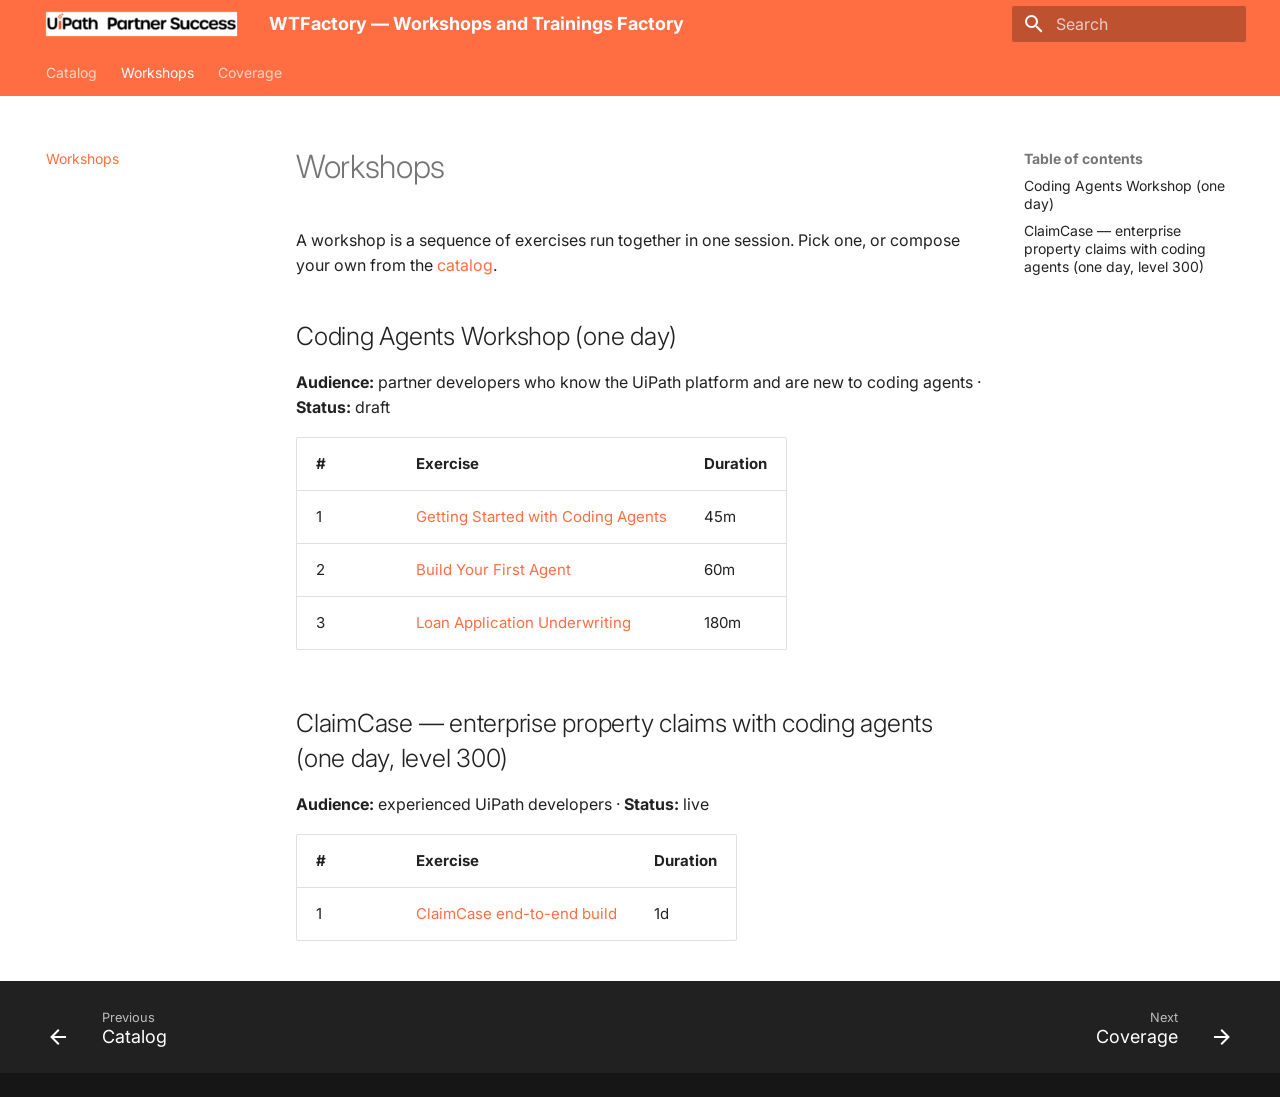
<file: workshops/index.html>
<!doctype html>
<html lang="en" class="no-js">
  <head>
    
      <meta charset="utf-8">
      <meta name="viewport" content="width=device-width,initial-scale=1">
      
        <meta name="description" content="Catalog of hands-on UiPath workshops and exercises built by Partner Success">
      
      
      
        <link rel="canonical" href="https://uipath-practice.github.io/workshops/">
      
      
        <link rel="prev" href="..">
      
      
        <link rel="next" href="../coverage/">
      
      
        
      
      
      <link rel="icon" href="../assets/images/favicon.png">
      <meta name="generator" content="mkdocs-1.6.1, mkdocs-material-9.8.0">
    
    
      
        <title>Workshops - WTFactory — Workshops and Trainings Factory</title>
      
    
    
      <link rel="stylesheet" href="../assets/stylesheets/main.57a0d79d.min.css">
      
        
        <link rel="stylesheet" href="../assets/stylesheets/palette.fb2fffe2.min.css">
      
      


    
    
      
    
    
      
        
        
        <link rel="preconnect" href="https://fonts.gstatic.com" crossorigin>
        <link rel="stylesheet" href="https://fonts.googleapis.com/css?family=Inter:300,300i,400,400i,700,700i%7CRoboto+Mono:400,400i,700,700i&display=fallback">
        <style>:root{--md-text-font:"Inter";--md-code-font:"Roboto Mono"}</style>
      
    
    
      <link rel="stylesheet" href="../stylesheets/extra.css">
    
    <script>__md_scope=new URL("..",location),__md_hash=e=>[...e].reduce(((e,_)=>(e<<5)-e+_.charCodeAt(0)),0),__md_get=(e,_=localStorage,t=__md_scope)=>JSON.parse(_.getItem(t.pathname+"."+e)),__md_set=(e,_,t=localStorage,a=__md_scope)=>{try{t.setItem(a.pathname+"."+e,JSON.stringify(_))}catch(e){}}</script>
    
      

    
    
  </head>
  
  
    
    
    
    
    
    <body dir="ltr" data-md-color-scheme="default" data-md-color-primary="deep-orange" data-md-color-accent="orange">
  
    
    <input class="md-toggle" data-md-toggle="drawer" type="checkbox" id="__drawer" autocomplete="off">
    <input class="md-toggle" data-md-toggle="search" type="checkbox" id="__search" autocomplete="off">
    <label class="md-overlay" for="__drawer"></label>
    <div data-md-component="skip">
      
        
        <a href="#workshops" class="md-skip">
          Skip to content
        </a>
      
    </div>
    <div data-md-component="announce">
      
    </div>
    
    
      

<header class="md-header" data-md-component="header">
  <nav class="md-header__inner md-grid" aria-label="Header">
    <a href=".." title="WTFactory — Workshops and Trainings Factory" class="md-header__button md-logo" aria-label="WTFactory — Workshops and Trainings Factory" data-md-component="logo">
      
  <img src="../assets/images/logo.png" alt="logo">

    </a>
    <label class="md-header__button md-icon" for="__drawer">
      
      <svg xmlns="http://www.w3.org/2000/svg" viewBox="0 0 24 24"><path d="M3 6h18v2H3zm0 5h18v2H3zm0 5h18v2H3z"/></svg>
    </label>
    <div class="md-header__title" data-md-component="header-title">
      <div class="md-header__ellipsis">
        <div class="md-header__topic">
          <span class="md-ellipsis">
            WTFactory — Workshops and Trainings Factory
          </span>
        </div>
        <div class="md-header__topic" data-md-component="header-topic">
          <span class="md-ellipsis">
            
              Workshops
            
          </span>
        </div>
      </div>
    </div>
    
      
    
    
    
    
      
      
        <label class="md-header__button md-icon" for="__search">
          
          <svg xmlns="http://www.w3.org/2000/svg" viewBox="0 0 24 24"><path d="M9.5 3A6.5 6.5 0 0 1 16 9.5c0 1.61-.59 3.09-1.56 4.23l.27.27h.79l5 5-1.5 1.5-5-5v-.79l-.27-.27A6.52 6.52 0 0 1 9.5 16 6.5 6.5 0 0 1 3 9.5 6.5 6.5 0 0 1 9.5 3m0 2C7 5 5 7 5 9.5S7 14 9.5 14 14 12 14 9.5 12 5 9.5 5"/></svg>
        </label>
        <div class="md-search" data-md-component="search" role="dialog">
  <label class="md-search__overlay" for="__search"></label>
  <div class="md-search__inner" role="search">
    <form class="md-search__form" name="search">
      <input type="text" class="md-search__input" name="query" aria-label="Search" placeholder="Search" autocapitalize="off" autocorrect="off" autocomplete="off" spellcheck="false" data-md-component="search-query" required>
      <label class="md-search__icon md-icon" for="__search">
        
        <svg xmlns="http://www.w3.org/2000/svg" viewBox="0 0 24 24"><path d="M9.5 3A6.5 6.5 0 0 1 16 9.5c0 1.61-.59 3.09-1.56 4.23l.27.27h.79l5 5-1.5 1.5-5-5v-.79l-.27-.27A6.52 6.52 0 0 1 9.5 16 6.5 6.5 0 0 1 3 9.5 6.5 6.5 0 0 1 9.5 3m0 2C7 5 5 7 5 9.5S7 14 9.5 14 14 12 14 9.5 12 5 9.5 5"/></svg>
        
        <svg xmlns="http://www.w3.org/2000/svg" viewBox="0 0 24 24"><path d="M20 11v2H8l5.5 5.5-1.42 1.42L4.16 12l7.92-7.92L13.5 5.5 8 11z"/></svg>
      </label>
      <nav class="md-search__options" aria-label="Search">
        
        <button type="reset" class="md-search__icon md-icon" title="Clear" aria-label="Clear" tabindex="-1">
          
          <svg xmlns="http://www.w3.org/2000/svg" viewBox="0 0 24 24"><path d="M19 6.41 17.59 5 12 10.59 6.41 5 5 6.41 10.59 12 5 17.59 6.41 19 12 13.41 17.59 19 19 17.59 13.41 12z"/></svg>
        </button>
      </nav>
      
    </form>
    <div class="md-search__output">
      <div class="md-search__scrollwrap" tabindex="0" data-md-scrollfix>
        <div class="md-search-result" data-md-component="search-result">
          <div class="md-search-result__meta">
            Initializing search
          </div>
          <ol class="md-search-result__list" role="presentation"></ol>
        </div>
      </div>
    </div>
  </div>
</div>
      
    
    
  </nav>
  
</header>
    
    <div class="md-container" data-md-component="container">
      
      
        
          
            
<nav class="md-tabs" aria-label="Tabs" data-md-component="tabs">
  <div class="md-grid">
    <ul class="md-tabs__list">
      
        
  
  
  
  
    <li class="md-tabs__item">
      <a href=".." class="md-tabs__link">
        
  
  
    
  
  Catalog

      </a>
    </li>
  

      
        
  
  
  
    
  
  
    <li class="md-tabs__item md-tabs__item--active">
      <a href="./" class="md-tabs__link">
        
  
  
    
  
  Workshops

      </a>
    </li>
  

      
        
  
  
  
  
    <li class="md-tabs__item">
      <a href="../coverage/" class="md-tabs__link">
        
  
  
    
  
  Coverage

      </a>
    </li>
  

      
    </ul>
  </div>
</nav>
          
        
      
      <main class="md-main" data-md-component="main">
        <div class="md-main__inner md-grid">
          
            
              
              <div class="md-sidebar md-sidebar--primary" data-md-component="sidebar" data-md-type="navigation" >
                <div class="md-sidebar__scrollwrap">
                  <div class="md-sidebar__inner">
                    


  


<nav class="md-nav md-nav--primary md-nav--lifted" aria-label="Navigation" data-md-level="0">
  <label class="md-nav__title" for="__drawer">
    <a href=".." title="WTFactory — Workshops and Trainings Factory" class="md-nav__button md-logo" aria-label="WTFactory — Workshops and Trainings Factory" data-md-component="logo">
      
  <img src="../assets/images/logo.png" alt="logo">

    </a>
    WTFactory — Workshops and Trainings Factory
  </label>
  
  <ul class="md-nav__list" data-md-scrollfix>
    
      
      
  
  
  
  
    <li class="md-nav__item">
      <a href=".." class="md-nav__link">
        
  
  
  <span class="md-ellipsis">
    
  
    Catalog
  

    
  </span>
  
  

      </a>
    </li>
  

    
      
      
  
  
    
  
  
  
    <li class="md-nav__item md-nav__item--active">
      
      <input class="md-nav__toggle md-toggle" type="checkbox" id="__toc">
      
      
        
      
      
        <label class="md-nav__link md-nav__link--active" for="__toc">
          
  
  
  <span class="md-ellipsis">
    
  
    Workshops
  

    
  </span>
  
  

          <span class="md-nav__icon md-icon"></span>
        </label>
      
      <a href="./" class="md-nav__link md-nav__link--active">
        
  
  
  <span class="md-ellipsis">
    
  
    Workshops
  

    
  </span>
  
  

      </a>
      
        

<nav class="md-nav md-nav--secondary" aria-label="Table of contents">
  
  
  
    
  
  
    <label class="md-nav__title" for="__toc">
      <span class="md-nav__icon md-icon"></span>
      Table of contents
    </label>
    <ul class="md-nav__list" data-md-component="toc" data-md-scrollfix>
      
        <li class="md-nav__item">
  <a href="#coding-agents-workshop-one-day" class="md-nav__link">
    <span class="md-ellipsis">
      
        Coding Agents Workshop (one day)
      
    </span>
  </a>
  
</li>
      
        <li class="md-nav__item">
  <a href="#claimcase-enterprise-property-claims-with-coding-agents-one-day-level-300" class="md-nav__link">
    <span class="md-ellipsis">
      
        ClaimCase — enterprise property claims with coding agents (one day, level 300)
      
    </span>
  </a>
  
</li>
      
    </ul>
  
</nav>
      
    </li>
  

    
      
      
  
  
  
  
    <li class="md-nav__item">
      <a href="../coverage/" class="md-nav__link">
        
  
  
  <span class="md-ellipsis">
    
  
    Coverage
  

    
  </span>
  
  

      </a>
    </li>
  

    
  </ul>
</nav>
                  </div>
                </div>
              </div>
            
            
              
              <div class="md-sidebar md-sidebar--secondary" data-md-component="sidebar" data-md-type="toc" >
                <div class="md-sidebar__scrollwrap">
                  <div class="md-sidebar__inner">
                    

<nav class="md-nav md-nav--secondary" aria-label="Table of contents">
  
  
  
    
  
  
    <label class="md-nav__title" for="__toc">
      <span class="md-nav__icon md-icon"></span>
      Table of contents
    </label>
    <ul class="md-nav__list" data-md-component="toc" data-md-scrollfix>
      
        <li class="md-nav__item">
  <a href="#coding-agents-workshop-one-day" class="md-nav__link">
    <span class="md-ellipsis">
      
        Coding Agents Workshop (one day)
      
    </span>
  </a>
  
</li>
      
        <li class="md-nav__item">
  <a href="#claimcase-enterprise-property-claims-with-coding-agents-one-day-level-300" class="md-nav__link">
    <span class="md-ellipsis">
      
        ClaimCase — enterprise property claims with coding agents (one day, level 300)
      
    </span>
  </a>
  
</li>
      
    </ul>
  
</nav>
                  </div>
                </div>
              </div>
            
          
          
            <div class="md-content" data-md-component="content">
              
              <article class="md-content__inner md-typeset">
                
                  



<h1 id="workshops">Workshops</h1>
<p>A workshop is a sequence of exercises run together in one session. Pick one, or compose your own from the <a href="../">catalog</a>.</p>
<h2 id="coding-agents-workshop-one-day">Coding Agents Workshop (one day)</h2>
<p><strong>Audience:</strong> partner developers who know the UiPath platform and are new to coding agents · <strong>Status:</strong> draft</p>
<table>
<thead>
<tr>
<th>#</th>
<th>Exercise</th>
<th>Duration</th>
</tr>
</thead>
<tbody>
<tr>
<td>1</td>
<td><a href="https://uipath-practice.github.io/CodingAgentsCourse/getting-started/">Getting Started with Coding Agents</a></td>
<td>45m</td>
</tr>
<tr>
<td>2</td>
<td><a href="https://uipath-practice.github.io/CodingAgentsCourse/getting-started/4-build-your-first-agent/">Build Your First Agent</a></td>
<td>60m</td>
</tr>
<tr>
<td>3</td>
<td><a href="https://uipath-practice.github.io/CodingAgentsCourse/loan-application-underwriting/">Loan Application Underwriting</a></td>
<td>180m</td>
</tr>
</tbody>
</table>
<h2 id="claimcase-enterprise-property-claims-with-coding-agents-one-day-level-300">ClaimCase — enterprise property claims with coding agents (one day, level 300)</h2>
<p><strong>Audience:</strong> experienced UiPath developers · <strong>Status:</strong> live</p>
<table>
<thead>
<tr>
<th>#</th>
<th>Exercise</th>
<th>Duration</th>
</tr>
</thead>
<tbody>
<tr>
<td>1</td>
<td><a href="https://uipath-practice.github.io/ClaimCaseWorkshop/">ClaimCase end-to-end build</a></td>
<td>1d</td>
</tr>
</tbody>
</table>












                
              </article>
            </div>
          
          
<script>var target=document.getElementById(location.hash.slice(1));target&&target.name&&(target.checked=target.name.startsWith("__tabbed_"))</script>
        </div>
        
          <button type="button" class="md-top md-icon" data-md-component="top" hidden>
  
  <svg xmlns="http://www.w3.org/2000/svg" viewBox="0 0 24 24"><path d="M13 20h-2V8l-5.5 5.5-1.42-1.42L12 4.16l7.92 7.92-1.42 1.42L13 8z"/></svg>
  Back to top
</button>
        
      </main>
      
        <footer class="md-footer">
  
    
      
      <nav class="md-footer__inner md-grid" aria-label="Footer" >
        
          
          <a href=".." class="md-footer__link md-footer__link--prev" aria-label="Previous: Catalog">
            <div class="md-footer__button md-icon">
              
              <svg xmlns="http://www.w3.org/2000/svg" viewBox="0 0 24 24"><path d="M20 11v2H8l5.5 5.5-1.42 1.42L4.16 12l7.92-7.92L13.5 5.5 8 11z"/></svg>
            </div>
            <div class="md-footer__title">
              <span class="md-footer__direction">
                Previous
              </span>
              <div class="md-ellipsis">
                Catalog
              </div>
            </div>
          </a>
        
        
          
          <a href="../coverage/" class="md-footer__link md-footer__link--next" aria-label="Next: Coverage">
            <div class="md-footer__title">
              <span class="md-footer__direction">
                Next
              </span>
              <div class="md-ellipsis">
                Coverage
              </div>
            </div>
            <div class="md-footer__button md-icon">
              
              <svg xmlns="http://www.w3.org/2000/svg" viewBox="0 0 24 24"><path d="M4 11v2h12l-5.5 5.5 1.42 1.42L19.84 12l-7.92-7.92L10.5 5.5 16 11z"/></svg>
            </div>
          </a>
        
      </nav>
    
  
  <div class="md-footer-meta md-typeset">
    <div class="md-footer-meta__inner md-grid">
      <div class="md-copyright">
  
  
</div>
      
    </div>
  </div>
</footer>
      
    </div>
    <div class="md-dialog" data-md-component="dialog">
      <div class="md-dialog__inner md-typeset"></div>
    </div>
    
    
    
      
      
      <script id="__config" type="application/json">{"annotate": null, "base": "..", "features": ["navigation.tabs", "navigation.top", "navigation.footer", "search.highlight", "content.code.copy"], "search": "../assets/javascripts/workers/search.a7633da7.min.js", "tags": null, "translations": {"clipboard.copied": "Copied to clipboard", "clipboard.copy": "Copy to clipboard", "search.result.more.one": "1 more on this page", "search.result.more.other": "# more on this page", "search.result.none": "No matching documents", "search.result.one": "1 matching document", "search.result.other": "# matching documents", "search.result.placeholder": "Type to start searching", "search.result.term.missing": "Missing", "select.version": "Select version"}, "version": null}</script>
    
    
      <script src="../assets/javascripts/bundle.c21346df.min.js"></script>
      
    
  </body>
</html>
</file>
<file: stylesheets/extra.css>
.md-typeset table:not([class]) { font-size: .75rem; }
.coverage table { display: table; width: 100%; }
.coverage th { writing-mode: vertical-rl; transform: rotate(180deg); white-space: nowrap; font-size: .65rem; }
</file>
<file: assets/stylesheets/main.57a0d79d.min.css>
@charset "UTF-8";html{box-sizing:border-box;-webkit-text-size-adjust:none;-moz-text-size-adjust:none;text-size-adjust:none}*,:after,:before{box-sizing:inherit}@media(prefers-reduced-motion){*,:after,:before{transition:none!important}}body{margin:0;-webkit-font-smoothing:antialiased;-moz-osx-font-smoothing:grayscale;--md-text-font-family:var(--md-text-font, _),
    -apple-system, BlinkMacSystemFont, Helvetica, Arial, sans-serif;--md-code-font-family:var(--md-code-font, _),
    SFMono-Regular, Consolas, Menlo, monospace}.md-typeset code:not(.focus-visible),a,button,input,label{-webkit-tap-highlight-color:transparent}a{color:inherit;text-decoration:none}hr{box-sizing:initial;display:block;height:.05rem;padding:0;overflow:visible;border:0}small{font-size:80%}sub,sup{line-height:1em}img{border-style:none}table{border-spacing:0;border-collapse:initial}td,th{font-weight:400;vertical-align:top}button{padding:0;margin:0;font-family:inherit;font-size:inherit;background:#0000;border:0}input{border:0;outline:none}:root{--md-primary-fg-color:#4051b5;--md-primary-fg-color--light:#5d6cc0;--md-primary-fg-color--dark:#303fa1;--md-primary-bg-color:#fff;--md-primary-bg-color--light:#ffffffb3;--md-accent-fg-color:#526cfe;--md-accent-fg-color--transparent:#526cfe1a;--md-accent-bg-color:#fff;--md-accent-bg-color--light:#ffffffb3;--md-typeset-table-sort-icon:url("data:image/svg+xml;charset=utf-8,<svg xmlns='http://www.w3.org/2000/svg' viewBox='0 0 24 24'><path d='m18 21-4-4h3V7h-3l4-4 4 4h-3v10h3M2 19v-2h10v2M2 13v-2h7v2M2 7V5h4v2z'/></svg>");--md-typeset-table-sort-icon--asc:url("data:image/svg+xml;charset=utf-8,<svg xmlns='http://www.w3.org/2000/svg' viewBox='0 0 24 24'><path d='M19 17h3l-4 4-4-4h3V3h2M2 17h10v2H2M6 5v2H2V5m0 6h7v2H2z'/></svg>");--md-typeset-table-sort-icon--desc:url("data:image/svg+xml;charset=utf-8,<svg xmlns='http://www.w3.org/2000/svg' viewBox='0 0 24 24'><path d='M19 7h3l-4-4-4 4h3v14h2M2 17h10v2H2M6 5v2H2V5m0 6h7v2H2z'/></svg>")}[data-md-color-scheme=default]{color-scheme:light}[data-md-color-scheme=default] img[src$="#gh-dark-mode-only"],[data-md-color-scheme=default] img[src$="#only-dark"]{display:none}:root,[data-md-color-scheme=default]{--md-hue:225deg;--md-default-fg-color:#000000de;--md-default-fg-color--light:#0000008a;--md-default-fg-color--lighter:#00000052;--md-default-fg-color--lightest:#00000012;--md-default-bg-color:#fff;--md-default-bg-color--light:#ffffffb3;--md-default-bg-color--lighter:#ffffff4d;--md-default-bg-color--lightest:#ffffff1f;--md-code-fg-color:#36464e;--md-code-bg-color:#f5f5f5;--md-code-bg-color--light:#f5f5f5b3;--md-code-bg-color--lighter:#f5f5f54d;--md-code-hl-color:#4287ff;--md-code-hl-color--light:#4287ff1a;--md-code-hl-number-color:#d52a2a;--md-code-hl-special-color:#db1457;--md-code-hl-function-color:#a846b9;--md-code-hl-constant-color:#6e59d9;--md-code-hl-keyword-color:#3f6ec6;--md-code-hl-string-color:#1c7d4d;--md-code-hl-name-color:var(--md-code-fg-color);--md-code-hl-operator-color:var(--md-default-fg-color--light);--md-code-hl-punctuation-color:var(--md-default-fg-color--light);--md-code-hl-comment-color:var(--md-default-fg-color--light);--md-code-hl-generic-color:var(--md-default-fg-color--light);--md-code-hl-variable-color:var(--md-default-fg-color--light);--md-typeset-color:var(--md-default-fg-color);--md-typeset-a-color:var(--md-primary-fg-color);--md-typeset-del-color:#f5503d26;--md-typeset-ins-color:#0bd57026;--md-typeset-kbd-color:#fafafa;--md-typeset-kbd-accent-color:#fff;--md-typeset-kbd-border-color:#b8b8b8;--md-typeset-mark-color:#ffff0080;--md-typeset-table-color:#0000001f;--md-typeset-table-color--light:#00000009;--md-admonition-fg-color:var(--md-default-fg-color);--md-admonition-bg-color:var(--md-default-bg-color);--md-warning-fg-color:#000000de;--md-warning-bg-color:#ff9;--md-footer-fg-color:#fff;--md-footer-fg-color--light:#ffffffb3;--md-footer-fg-color--lighter:#ffffff73;--md-footer-bg-color:#000000de;--md-footer-bg-color--dark:#00000052;--md-shadow-z1:0 0.2rem 0.5rem #0000000d,
    0 0 0.05rem #0000001a;--md-shadow-z2:0 0.2rem 0.5rem #0000001a,
    0 0 0.05rem #00000040;--md-shadow-z3:0 0.2rem 0.5rem #0003,
    0 0 0.05rem #00000059}.md-icon svg{display:block;width:1.2rem;height:1.2rem;fill:currentcolor}aside,body,input{font-family:var(--md-text-font-family);font-feature-settings:"kern","liga";color:var(--md-typeset-color)}code,kbd,pre{font-family:var(--md-code-font-family);font-feature-settings:"kern"}.md-typeset{font-size:.8rem;line-height:1.6;overflow-wrap:break-word;-webkit-print-color-adjust:exact;color-adjust:exact}@media print{.md-typeset{font-size:.68rem}.md-typeset code,.md-typeset kbd,.md-typeset pre{white-space:pre-wrap}}.md-typeset blockquote,.md-typeset dl,.md-typeset figure,.md-typeset ol,.md-typeset pre,.md-typeset ul{margin-top:1em;margin-bottom:1em}.md-typeset h1{margin:0 0 1.25em;font-size:2em;line-height:1.3;color:var(--md-default-fg-color--light)}.md-typeset h1,.md-typeset h2{font-weight:300;letter-spacing:-.01em}.md-typeset h2{margin:1.6em 0 .64em;font-size:1.5625em;line-height:1.4}.md-typeset h3{margin:1.6em 0 .8em;font-size:1.25em;font-weight:400;line-height:1.5;letter-spacing:-.01em}.md-typeset h2+h3{margin-top:.8em}.md-typeset h4{margin:1em 0;font-weight:700;letter-spacing:-.01em}.md-typeset h5,.md-typeset h6{margin:1.25em 0;font-size:.8em;font-weight:700;color:var(--md-default-fg-color--light);letter-spacing:-.01em}.md-typeset h5{text-transform:uppercase}.md-typeset h5 code{text-transform:none}.md-typeset hr{display:flow-root;margin:1.5em 0;border-bottom:.05rem solid var(--md-default-fg-color--lightest)}.md-typeset a{color:var(--md-typeset-a-color);word-break:break-word}.md-typeset a,.md-typeset a:before{transition:color 125ms}.md-typeset a:focus,.md-typeset a:hover{color:var(--md-accent-fg-color)}.md-typeset a:focus code,.md-typeset a:hover code{color:var(--md-accent-fg-color);background-color:var(--md-accent-fg-color--transparent)}.md-typeset a code{color:var(--md-typeset-a-color)}.md-typeset a.focus-visible{outline-color:var(--md-accent-fg-color);outline-offset:.2rem}.md-typeset code,.md-typeset kbd,.md-typeset pre{font-variant-ligatures:none;color:var(--md-code-fg-color);direction:ltr;transition:background-color 125ms}.md-typeset code{padding:0 .2941176471em;font-size:.85em;word-break:break-word;background-color:var(--md-code-bg-color);border-radius:.1rem;-webkit-box-decoration-break:clone;box-decoration-break:clone;transition:color 125ms,background-color 125ms}.md-typeset code:not(.focus-visible){outline:none}.md-typeset pre{position:relative;display:flow-root;line-height:1.4}.md-typeset pre>code{display:block;padding:.7720588235em 1.1764705882em;margin:0;overflow:auto;word-break:normal;touch-action:auto;scrollbar-color:var(--md-default-fg-color--lighter) #0000;scrollbar-width:thin;outline-color:var(--md-accent-fg-color);box-shadow:none;-webkit-box-decoration-break:slice;box-decoration-break:slice}.md-typeset pre>code:hover{scrollbar-color:var(--md-accent-fg-color) #0000}.md-typeset pre>code::-webkit-scrollbar{width:.2rem;height:.2rem}.md-typeset pre>code::-webkit-scrollbar-thumb{background-color:var(--md-default-fg-color--lighter)}.md-typeset pre>code::-webkit-scrollbar-thumb:hover{background-color:var(--md-accent-fg-color)}.md-typeset kbd{display:inline-block;padding:0 .6666666667em;font-size:.75em;color:var(--md-default-fg-color);word-break:break-word;vertical-align:text-top;background-color:var(--md-typeset-kbd-color);border-radius:.1rem;box-shadow:0 .1rem 0 .05rem var(--md-typeset-kbd-border-color),0 .1rem 0 var(--md-typeset-kbd-border-color),0 -.1rem .2rem var(--md-typeset-kbd-accent-color) inset}.md-typeset mark{color:inherit;word-break:break-word;background-color:var(--md-typeset-mark-color);-webkit-box-decoration-break:clone;box-decoration-break:clone}.md-typeset abbr{text-decoration:none;cursor:help}.md-typeset [data-preview],.md-typeset abbr{border-bottom:.05rem dotted var(--md-default-fg-color--light)}.md-typeset small{opacity:.75}[dir=ltr] .md-typeset sub,[dir=ltr] .md-typeset sup{margin-left:.078125em}[dir=rtl] .md-typeset sub,[dir=rtl] .md-typeset sup{margin-right:.078125em}[dir=ltr] .md-typeset blockquote{padding-left:.6rem;border-left:.2rem solid var(--md-default-fg-color--lighter)}[dir=rtl] .md-typeset blockquote{padding-right:.6rem;border-right:.2rem solid var(--md-default-fg-color--lighter)}.md-typeset blockquote{margin-left:0;margin-right:0;color:var(--md-default-fg-color--light)}.md-typeset ul{list-style-type:disc}.md-typeset ul[type]{list-style-type:revert-layer}[dir=ltr] .md-typeset ol,[dir=ltr] .md-typeset ol li ol,[dir=ltr] .md-typeset ol li ul,[dir=ltr] .md-typeset ul,[dir=ltr] .md-typeset ul li ol,[dir=ltr] .md-typeset ul li ul{margin-left:.625em}[dir=rtl] .md-typeset ol,[dir=rtl] .md-typeset ol li ol,[dir=rtl] .md-typeset ol li ul,[dir=rtl] .md-typeset ul,[dir=rtl] .md-typeset ul li ol,[dir=rtl] .md-typeset ul li ul{margin-right:.625em}.md-typeset ol,.md-typeset ul{padding:0}.md-typeset ol:not([hidden]),.md-typeset ul:not([hidden]){display:flow-root}.md-typeset ol ol,.md-typeset ul ol{list-style-type:lower-alpha}.md-typeset ol ol ol,.md-typeset ul ol ol{list-style-type:lower-roman}.md-typeset ol ol ol ol,.md-typeset ul ol ol ol{list-style-type:upper-alpha}.md-typeset ol ol ol ol ol,.md-typeset ul ol ol ol ol{list-style-type:upper-roman}.md-typeset ol[type],.md-typeset ul[type]{list-style-type:revert-layer}[dir=ltr] .md-typeset ol li,[dir=ltr] .md-typeset ul li{margin-left:1.25em}[dir=rtl] .md-typeset ol li,[dir=rtl] .md-typeset ul li{margin-right:1.25em}.md-typeset ol li,.md-typeset ul li{margin-bottom:.5em}.md-typeset ol li blockquote,.md-typeset ol li p,.md-typeset ul li blockquote,.md-typeset ul li p{margin:.5em 0}.md-typeset ol li:last-child,.md-typeset ul li:last-child{margin-bottom:0}.md-typeset ol li ol,.md-typeset ol li ul,.md-typeset ul li ol,.md-typeset ul li ul{margin-top:.5em;margin-bottom:.5em}[dir=ltr] .md-typeset dd{margin-left:1.875em}[dir=rtl] .md-typeset dd{margin-right:1.875em}.md-typeset dd{margin-top:1em;margin-bottom:1.5em}.md-typeset img,.md-typeset svg,.md-typeset video{max-width:100%;height:auto}.md-typeset img[align=left]{margin:1em 1em 1em 0}.md-typeset img[align=right]{margin:1em 0 1em 1em}.md-typeset img[align]:only-child{margin-top:0}.md-typeset figure{display:flow-root;width:fit-content;max-width:100%;margin:1em auto;text-align:center}.md-typeset figure img{display:block;margin:0 auto}.md-typeset figcaption{max-width:24rem;margin:1em auto;font-style:italic}.md-typeset iframe{max-width:100%}.md-typeset table:not([class]){display:inline-block;max-width:100%;overflow:auto;font-size:.64rem;touch-action:auto;background-color:var(--md-default-bg-color);border:.05rem solid var(--md-typeset-table-color);border-radius:.1rem}@media print{.md-typeset table:not([class]){display:table}}.md-typeset table:not([class])+*{margin-top:1.5em}.md-typeset table:not([class]) td>:first-child,.md-typeset table:not([class]) th>:first-child{margin-top:0}.md-typeset table:not([class]) td>:last-child,.md-typeset table:not([class]) th>:last-child{margin-bottom:0}.md-typeset table:not([class]) td:not([align]),.md-typeset table:not([class]) th:not([align]){text-align:left}[dir=rtl] .md-typeset table:not([class]) td:not([align]),[dir=rtl] .md-typeset table:not([class]) th:not([align]){text-align:right}.md-typeset table:not([class]) th{min-width:5rem;padding:.9375em 1.25em;font-weight:700;vertical-align:top}.md-typeset table:not([class]) td{padding:.9375em 1.25em;vertical-align:top;border-top:.05rem solid var(--md-typeset-table-color)}.md-typeset table:not([class]) tbody tr{transition:background-color 125ms}.md-typeset table:not([class]) tbody tr:hover{background-color:var(--md-typeset-table-color--light);box-shadow:0 .05rem 0 var(--md-default-bg-color) inset}.md-typeset table:not([class]) a{word-break:normal}.md-typeset table th[role=columnheader]{cursor:pointer}[dir=ltr] .md-typeset table th[role=columnheader]:after{margin-left:.5em}[dir=rtl] .md-typeset table th[role=columnheader]:after{margin-right:.5em}.md-typeset table th[role=columnheader]:after{display:inline-block;width:1.2em;height:1.2em;vertical-align:text-bottom;content:"";-webkit-mask-image:var(--md-typeset-table-sort-icon);mask-image:var(--md-typeset-table-sort-icon);-webkit-mask-repeat:no-repeat;mask-repeat:no-repeat;-webkit-mask-size:contain;mask-size:contain;transition:background-color 125ms}.md-typeset table th[role=columnheader]:hover:after{background-color:var(--md-default-fg-color--lighter)}.md-typeset table th[role=columnheader][aria-sort=ascending]:after{background-color:var(--md-default-fg-color--light);-webkit-mask-image:var(--md-typeset-table-sort-icon--asc);mask-image:var(--md-typeset-table-sort-icon--asc)}.md-typeset table th[role=columnheader][aria-sort=descending]:after{background-color:var(--md-default-fg-color--light);-webkit-mask-image:var(--md-typeset-table-sort-icon--desc);mask-image:var(--md-typeset-table-sort-icon--desc)}.md-typeset__scrollwrap{margin:1em -.8rem;overflow-x:auto;touch-action:auto}.md-typeset__table{display:inline-block;padding:0 .8rem;margin-bottom:.5em}@media print{.md-typeset__table{display:block}}html .md-typeset__table table{display:table;width:100%;margin:0;overflow:hidden}@media screen and (max-width:44.984375em){.md-content__inner>pre{margin:1em -.8rem}.md-content__inner>pre code{border-radius:0}}.md-typeset .md-author{position:relative;display:block;flex-shrink:0;width:1.6rem;height:1.6rem;overflow:hidden;border-radius:100%;transition:color 125ms,transform 125ms}.md-typeset .md-author img{display:block}.md-typeset .md-author--more{font-size:.6rem;font-weight:700;line-height:1.6rem;color:var(--md-default-fg-color--lighter);text-align:center;background:var(--md-default-fg-color--lightest)}.md-typeset .md-author--long{width:2.4rem;height:2.4rem}.md-typeset a.md-author{transform:scale(1)}.md-typeset a.md-author img{filter:grayscale(100%) opacity(75%);border-radius:100%;transition:filter 125ms}.md-typeset a.md-author:focus,.md-typeset a.md-author:hover{z-index:1;transform:scale(1.1)}.md-typeset a.md-author:focus img,.md-typeset a.md-author:hover img{filter:grayscale(0)}.md-banner{overflow:auto;color:var(--md-footer-fg-color);background-color:var(--md-footer-bg-color)}@media print{.md-banner{display:none}}.md-banner--warning{color:var(--md-warning-fg-color);background-color:var(--md-warning-bg-color)}.md-banner__inner{padding:0 .8rem;margin:.6rem auto;font-size:.7rem}[dir=ltr] .md-banner__button{float:right}[dir=rtl] .md-banner__button{float:left}.md-banner__button{color:inherit;cursor:pointer;transition:opacity .25s}.no-js .md-banner__button{display:none}.md-banner__button:hover{opacity:.7}html{height:100%;overflow-x:hidden;font-size:125%}@media screen and (min-width:100em){html{font-size:137.5%}}@media screen and (min-width:125em){html{font-size:150%}}body{position:relative;display:flex;flex-direction:column;width:100%;min-height:100%;font-size:.5rem;background-color:var(--md-default-bg-color)}@media print{body{display:block}}@media screen and (max-width:59.984375em){body[data-md-scrolllock]{position:fixed}}.md-grid{max-width:61rem;margin-left:auto;margin-right:auto}.md-container{display:flex;flex-grow:1;flex-direction:column}@media print{.md-container{display:block}}.md-main{flex-grow:1}.md-main__inner{display:flex;height:100%;margin-top:1.5rem}.md-ellipsis{overflow:hidden;text-overflow:ellipsis}.md-toggle{display:none}.md-option{position:absolute;width:0;height:0;opacity:0}.md-option:checked+label:not([hidden]){display:block}.md-option.focus-visible+label{outline-style:auto;outline-color:var(--md-accent-fg-color)}.md-skip{position:fixed;z-index:-1;padding:.3rem .5rem;margin:.5rem;font-size:.64rem;color:var(--md-default-bg-color);background-color:var(--md-default-fg-color);border-radius:.1rem;outline-color:var(--md-accent-fg-color);opacity:0;transform:translateY(.4rem)}.md-skip:focus{z-index:10;opacity:1;transition:transform .25s cubic-bezier(.4,0,.2,1),opacity 175ms 75ms;transform:translateY(0)}@page{margin:25mm}:root{--md-clipboard-icon:url("data:image/svg+xml;charset=utf-8,<svg xmlns='http://www.w3.org/2000/svg' viewBox='0 0 24 24'><path d='M19 21H8V7h11m0-2H8a2 2 0 0 0-2 2v14a2 2 0 0 0 2 2h11a2 2 0 0 0 2-2V7a2 2 0 0 0-2-2m-3-4H4a2 2 0 0 0-2 2v14h2V3h12z'/></svg>");--md-code-select-icon:url("data:image/svg+xml;charset=utf-8,<svg xmlns='http://www.w3.org/2000/svg' viewBox='0 0 24 24'><path d='M19 19h-4v2h4c1.1 0 2-.9 2-2v-4h-2m0-12h-4v2h4v4h2V5c0-1.1-.9-2-2-2M5 5h4V3H5c-1.1 0-2 .9-2 2v4h2m0 6H3v4c0 1.1.9 2 2 2h4v-2H5zm2-4h2v2H7zm4 0h2v2h-2zm4 0h2v2h-2zM7 7h2v2H7zm4 0h2v2h-2zm4 0h2v2h-2zm-8 8h2v2H7zm4 0h2v2h-2zm4 0h2v2h-2z'/></svg>");--md-code-copy-icon:url("data:image/svg+xml;charset=utf-8,<svg xmlns='http://www.w3.org/2000/svg' viewBox='0 0 24 24'><path d='M19 21H8V7h11m0-2H8a2 2 0 0 0-2 2v14a2 2 0 0 0 2 2h11a2 2 0 0 0 2-2V7a2 2 0 0 0-2-2m-3-4H4a2 2 0 0 0-2 2v14h2V3h12z'/></svg>")}.md-clipboard{z-index:1;width:1.5em;height:1.5em;color:var(--md-default-fg-color--lightest);cursor:pointer;border-radius:.1rem;outline-color:var(--md-accent-fg-color);outline-offset:.1rem;transition:color .25s}@media print{.md-clipboard{display:none}}.md-clipboard:not(.focus-visible){outline:none;-webkit-tap-highlight-color:transparent}:hover>.md-clipboard{color:var(--md-default-fg-color--light)}.md-clipboard:focus,.md-clipboard:hover{color:var(--md-accent-fg-color)}.md-clipboard:after{display:block;width:1.125em;height:1.125em;margin:0 auto;content:"";background-color:currentcolor;-webkit-mask-image:var(--md-clipboard-icon);mask-image:var(--md-clipboard-icon);-webkit-mask-repeat:no-repeat;mask-repeat:no-repeat;-webkit-mask-position:center;mask-position:center;-webkit-mask-size:contain;mask-size:contain}.md-clipboard--inline{cursor:pointer}.md-clipboard--inline code{transition:color .25s,background-color .25s}.md-clipboard--inline:focus code,.md-clipboard--inline:hover code{color:var(--md-accent-fg-color);background-color:var(--md-accent-fg-color--transparent)}.md-typeset .md-code__content{display:grid}.md-code__nav{position:absolute;top:.25em;right:.25em;z-index:1;display:flex;gap:.2rem;padding:.2rem;background-color:var(--md-code-bg-color--lighter);border-radius:.1rem;transition:background-color .25s}:hover>.md-code__nav{background-color:var(--md-code-bg-color--light)}.md-code__button{display:block;width:1.5em;height:1.5em;color:var(--md-default-fg-color--lightest);cursor:pointer;outline-color:var(--md-accent-fg-color);outline-offset:.1rem;transition:color .25s}:hover>*>.md-code__button{color:var(--md-default-fg-color--light)}.md-code__button.focus-visible,.md-code__button:hover{color:var(--md-accent-fg-color)}.md-code__button--active{color:var(--md-default-fg-color)!important}.md-code__button:after{display:block;width:1.125em;height:1.125em;margin:0 auto;content:"";background-color:currentcolor;-webkit-mask-repeat:no-repeat;mask-repeat:no-repeat;-webkit-mask-position:center;mask-position:center;-webkit-mask-size:contain;mask-size:contain}.md-code__button[data-md-type=select]:after{-webkit-mask-image:var(--md-code-select-icon);mask-image:var(--md-code-select-icon)}.md-code__button[data-md-type=copy]:after{-webkit-mask-image:var(--md-code-copy-icon);mask-image:var(--md-code-copy-icon)}@keyframes consent{0%{opacity:0;transform:translateY(100%)}to{opacity:1;transform:translateY(0)}}@keyframes overlay{0%{opacity:0}to{opacity:1}}.md-consent__overlay{position:fixed;top:0;z-index:5;width:100%;height:100%;background-color:#0000008a;-webkit-backdrop-filter:blur(.1rem);backdrop-filter:blur(.1rem);opacity:1;animation:overlay .25s both}.md-consent__inner{position:fixed;bottom:0;z-index:5;width:100%;max-height:100%;padding:0;overflow:auto;background-color:var(--md-default-bg-color);border:0;border-radius:.1rem;box-shadow:0 0 .2rem #0000001a,0 .2rem .4rem #0003;animation:consent .5s cubic-bezier(.1,.7,.1,1) both}.md-consent__form{padding:.8rem}.md-consent__settings{display:none;margin:1em 0}input:checked+.md-consent__settings{display:block}.md-consent__controls{margin-bottom:.8rem}.md-typeset .md-consent__controls .md-button{display:inline}@media screen and (max-width:44.984375em){.md-typeset .md-consent__controls .md-button{display:block;width:100%;margin-top:.4rem;text-align:center}}.md-consent label{cursor:pointer}.md-content{flex-grow:1;min-width:0}.md-content__inner{padding-top:.6rem;margin:0 .8rem 1.2rem}@media screen and (min-width:76.25em){[dir=ltr] .md-sidebar--primary:not([hidden])~.md-content>.md-content__inner,[dir=rtl] .md-sidebar--secondary:not([hidden])~.md-content>.md-content__inner{margin-left:1.2rem}[dir=ltr] .md-sidebar--secondary:not([hidden])~.md-content>.md-content__inner,[dir=rtl] .md-sidebar--primary:not([hidden])~.md-content>.md-content__inner{margin-right:1.2rem}}.md-content__inner:before{display:block;height:.4rem;content:""}.md-content__inner>:last-child{margin-bottom:0}[dir=ltr] .md-content__button{float:right;margin-left:.4rem}[dir=rtl] .md-content__button{float:left;margin-right:.4rem}.md-content__button{padding:0;margin:.4rem 0}@media print{.md-content__button{display:none}}.md-typeset .md-content__button{color:var(--md-default-fg-color--lighter)}.md-content__button svg{display:inline;vertical-align:top}[dir=rtl] .md-content__button svg{transform:scaleX(-1)}[dir=ltr] .md-dialog{right:.8rem}[dir=rtl] .md-dialog{left:.8rem}.md-dialog{position:fixed;bottom:.8rem;z-index:4;min-width:11.1rem;padding:.4rem .6rem;pointer-events:none;background-color:var(--md-default-fg-color);border-radius:.1rem;box-shadow:var(--md-shadow-z3);opacity:0;transition:transform 0s .4s,opacity .4s;transform:translateY(100%)}@media print{.md-dialog{display:none}}.md-dialog--active{pointer-events:auto;opacity:1;transition:transform .4s cubic-bezier(.075,.85,.175,1),opacity .4s;transform:translateY(0)}.md-dialog__inner{font-size:.7rem;color:var(--md-default-bg-color)}.md-feedback{margin:2em 0 1em;text-align:center}.md-feedback fieldset{padding:0;margin:0;border:none}.md-feedback__title{margin:1em auto;font-weight:700}.md-feedback__inner{position:relative}.md-feedback__list{position:relative;display:flex;flex-wrap:wrap;place-content:baseline center}.md-feedback__list:hover .md-icon:not(:disabled){color:var(--md-default-fg-color--lighter)}:disabled .md-feedback__list{min-height:1.8rem}.md-feedback__icon{flex-shrink:0;margin:0 .1rem;color:var(--md-default-fg-color--light);cursor:pointer;transition:color 125ms}.md-feedback__icon:not(:disabled).md-icon:hover{color:var(--md-accent-fg-color)}.md-feedback__icon:disabled{color:var(--md-default-fg-color--lightest);pointer-events:none}.md-feedback__note{position:relative;opacity:0;transition:transform .4s cubic-bezier(.1,.7,.1,1),opacity .15s;transform:translateY(.4rem)}.md-feedback__note>*{max-width:16rem;margin:0 auto}:disabled .md-feedback__note{opacity:1;transform:translateY(0)}@media print{.md-feedback,.md-footer{display:none}}.md-footer{color:var(--md-footer-fg-color);background-color:var(--md-footer-bg-color)}.md-footer__inner{justify-content:space-between;padding:.2rem;overflow:auto}.md-footer__inner:not([hidden]){display:flex}.md-footer__link{display:flex;flex-grow:.01;align-items:end;max-width:100%;margin-top:1rem;margin-bottom:.4rem;overflow:hidden;outline-color:var(--md-accent-fg-color);transition:opacity .25s}.md-footer__link:focus,.md-footer__link:hover{opacity:.7}[dir=rtl] .md-footer__link svg{transform:scaleX(-1)}@media screen and (max-width:44.984375em){.md-footer__link--prev{flex-shrink:0}.md-footer__link--prev .md-footer__title{display:none}}[dir=ltr] .md-footer__link--next{margin-left:auto}.md-footer__link--next{text-align:right}[dir=rtl] .md-footer__link--next{margin-right:auto;text-align:left}.md-footer__title{flex-grow:1;max-width:calc(100% - 2.4rem);padding:0 1rem;margin-bottom:.7rem;font-size:.9rem;white-space:nowrap}.md-footer__button{padding:.4rem;margin:.2rem}.md-footer__direction{font-size:.64rem;opacity:.7}.md-footer-meta{background-color:var(--md-footer-bg-color--dark)}.md-footer-meta__inner{display:flex;flex-wrap:wrap;justify-content:space-between;padding:.2rem}html .md-footer-meta.md-typeset a{color:var(--md-footer-fg-color--light)}html .md-footer-meta.md-typeset a:focus,html .md-footer-meta.md-typeset a:hover{color:var(--md-footer-fg-color)}.md-copyright{width:100%;padding:.4rem 0;margin:auto .6rem;font-size:.64rem;color:var(--md-footer-fg-color--lighter)}.md-copyright__highlight{color:var(--md-footer-fg-color--light)}.md-social{display:inline-flex;gap:.2rem;padding:.2rem 0 .6rem;margin:0 .4rem}@media screen and (min-width:45em){.md-copyright{width:auto}.md-social{padding:.6rem 0}}.md-social__link{display:inline-block;width:1.6rem;height:1.6rem;text-align:center}.md-social__link:before{line-height:1.9}.md-social__link svg{max-height:.8rem;vertical-align:-25%;fill:currentcolor}.md-typeset .md-button{display:inline-block;padding:.625em 2em;font-weight:700;color:var(--md-primary-fg-color);cursor:pointer;border:.1rem solid;border-radius:.1rem;transition:color 125ms,background-color 125ms,border-color 125ms}.md-typeset .md-button--primary{color:var(--md-primary-bg-color);background-color:var(--md-primary-fg-color);border-color:var(--md-primary-fg-color)}.md-typeset .md-button:focus,.md-typeset .md-button:hover{color:var(--md-accent-bg-color);background-color:var(--md-accent-fg-color);border-color:var(--md-accent-fg-color)}[dir=ltr] .md-typeset .md-input,[dir=rtl] .md-typeset .md-input{border-top-left-radius:.1rem}[dir=ltr] .md-typeset .md-input,[dir=rtl] .md-typeset .md-input{border-top-right-radius:.1rem}.md-typeset .md-input{height:1.8rem;padding:0 .6rem;font-size:.8rem;border-bottom:.1rem solid var(--md-default-fg-color--lighter);box-shadow:var(--md-shadow-z1);transition:border .25s,box-shadow .25s}.md-typeset .md-input:focus,.md-typeset .md-input:hover{border-bottom-color:var(--md-accent-fg-color);box-shadow:var(--md-shadow-z2)}.md-typeset .md-input--stretch{width:100%}.md-header{position:sticky;left:0;right:0;top:0;z-index:4;display:block;color:var(--md-primary-bg-color);background-color:var(--md-primary-fg-color);box-shadow:0 0 .2rem #0000,0 .2rem .4rem #0000}@media print{.md-header{display:none}}.md-header[hidden]{transition:transform .25s cubic-bezier(.8,0,.6,1),box-shadow .25s;transform:translateY(-100%)}.md-header--shadow{box-shadow:0 0 .2rem #0000001a,0 .2rem .4rem #0003;transition:transform .25s cubic-bezier(.1,.7,.1,1),box-shadow .25s}.md-header__inner{display:flex;align-items:center;padding:0 .2rem}.md-header__button{position:relative;z-index:1;padding:.4rem;margin:.2rem;color:currentcolor;vertical-align:middle;cursor:pointer;outline-color:var(--md-accent-fg-color);transition:opacity .25s}.md-header__button:hover{opacity:.7}.md-header__button:not([hidden]){display:inline-block}.md-header__button:not(.focus-visible){outline:none;-webkit-tap-highlight-color:transparent}.md-header__button.md-logo{padding:.4rem;margin:.2rem}@media screen and (max-width:76.234375em){.md-header__button.md-logo{display:none}}.md-header__button.md-logo img,.md-header__button.md-logo svg{display:block;width:auto;height:1.2rem;fill:currentcolor}@media screen and (min-width:60em){.md-header__button[for=__search]{display:none}}.no-js .md-header__button[for=__search]{display:none}[dir=rtl] .md-header__button[for=__search] svg{transform:scaleX(-1)}@media screen and (min-width:76.25em){.md-header__button[for=__drawer]{display:none}}.md-header__topic{position:absolute;display:flex;max-width:100%;white-space:nowrap;transition:transform .4s cubic-bezier(.1,.7,.1,1),opacity .15s}.md-header__topic+.md-header__topic{z-index:-1;pointer-events:none;opacity:0;transition:transform .4s cubic-bezier(1,.7,.1,.1),opacity .15s;transform:translateX(1.25rem)}[dir=rtl] .md-header__topic+.md-header__topic{transform:translateX(-1.25rem)}.md-draft,.md-header__topic:first-child,.md-nav__title{font-weight:700}[dir=ltr] .md-header__title{margin-left:1rem;margin-right:.4rem}[dir=rtl] .md-header__title{margin-right:1rem;margin-left:.4rem}.md-header__title{flex-grow:1;height:2.4rem;font-size:.9rem;line-height:2.4rem}.md-header__title--active .md-header__topic{z-index:-1;pointer-events:none;opacity:0;transition:transform .4s cubic-bezier(1,.7,.1,.1),opacity .15s;transform:translateX(-1.25rem)}[dir=rtl] .md-header__title--active .md-header__topic{transform:translateX(1.25rem)}.md-header__title--active .md-header__topic+.md-header__topic{z-index:0;pointer-events:auto;opacity:1;transition:transform .4s cubic-bezier(.1,.7,.1,1),opacity .15s;transform:translateX(0)}.md-header__title>.md-header__ellipsis{position:relative;width:100%;height:100%}.md-header__option{display:flex;flex-shrink:0;max-width:100%;white-space:nowrap;transition:max-width 0s .25s,opacity .25s .25s}[data-md-toggle=search]:checked~.md-header .md-header__option{max-width:0;opacity:0;transition:max-width,opacity}.md-header__option>input{bottom:0}.md-header__source{display:none}@media screen and (min-width:60em){[dir=ltr] .md-header__source{margin-left:1rem}[dir=rtl] .md-header__source{margin-right:1rem}.md-header__source{display:block;width:11.7rem;max-width:11.7rem}}@media screen and (min-width:76.25em){[dir=ltr] .md-header__source{margin-left:1.4rem}[dir=rtl] .md-header__source{margin-right:1.4rem}}.md-meta{font-size:.7rem;line-height:1.3;color:var(--md-default-fg-color--light)}.md-meta__list{display:inline-flex;flex-wrap:wrap;padding:0;margin:0;list-style:none}.md-meta__item:not(:last-child):after{margin-left:.2rem;margin-right:.2rem;content:"·"}.md-meta__link{color:var(--md-typeset-a-color)}.md-meta__link:focus,.md-meta__link:hover{color:var(--md-accent-fg-color)}.md-draft{display:inline-block;padding-left:.5714285714em;padding-right:.5714285714em;color:#fff;background-color:#ff1744;border-radius:.125em}:root{--md-nav-icon--prev:url("data:image/svg+xml;charset=utf-8,<svg xmlns='http://www.w3.org/2000/svg' viewBox='0 0 24 24'><path d='M20 11v2H8l5.5 5.5-1.42 1.42L4.16 12l7.92-7.92L13.5 5.5 8 11z'/></svg>");--md-nav-icon--next:url("data:image/svg+xml;charset=utf-8,<svg xmlns='http://www.w3.org/2000/svg' viewBox='0 0 24 24'><path d='M8.59 16.58 13.17 12 8.59 7.41 10 6l6 6-6 6z'/></svg>");--md-toc-icon:url("data:image/svg+xml;charset=utf-8,<svg xmlns='http://www.w3.org/2000/svg' viewBox='0 0 24 24'><path d='M3 9h14V7H3zm0 4h14v-2H3zm0 4h14v-2H3zm16 0h2v-2h-2zm0-10v2h2V7zm0 6h2v-2h-2z'/></svg>");--md-path-icon:url("data:image/svg+xml;charset=utf-8,<svg xmlns='http://www.w3.org/2000/svg' viewBox='0 0 24 24'><path d='M8.59 16.58 13.17 12 8.59 7.41 10 6l6 6-6 6z'/></svg>");--md-post-pin-icon:url("data:image/svg+xml;charset=utf-8,<svg xmlns='http://www.w3.org/2000/svg' viewBox='0 0 24 24'><path d='M16 12V4h1V2H7v2h1v8l-2 2v2h5.2v6h1.6v-6H18v-2z'/></svg>");--md-progress-value:0;--md-progress-delay:400ms;--md-search-result-icon:url("data:image/svg+xml;charset=utf-8,<svg xmlns='http://www.w3.org/2000/svg' viewBox='0 0 24 24'><path d='M14 2H6a2 2 0 0 0-2 2v16a2 2 0 0 0 2 2h7c-.41-.25-.8-.56-1.14-.9-.33-.33-.61-.7-.86-1.1H6V4h7v5h5v1.18c.71.16 1.39.43 2 .82V8zm6.31 16.9c1.33-2.11.69-4.9-1.4-6.22-2.11-1.33-4.91-.68-6.22 1.4-1.34 2.11-.69 4.89 1.4 6.22 1.46.93 3.32.93 4.79.02L22 23.39 23.39 22zm-3.81.1a2.5 2.5 0 0 1-2.5-2.5 2.5 2.5 0 0 1 2.5-2.5 2.5 2.5 0 0 1 2.5 2.5 2.5 2.5 0 0 1-2.5 2.5'/></svg>")}.md-nav,.md-nav__link .md-typeset{font-size:.7rem;line-height:1.3}.md-nav__title{display:block;padding:0 .6rem;overflow:hidden;color:var(--md-default-fg-color--light);text-overflow:ellipsis}.md-nav__title .md-nav__button{display:none}.md-nav__title .md-nav__button img{width:auto;height:100%}.md-nav__title .md-nav__button.md-logo img,.md-nav__title .md-nav__button.md-logo svg{display:block;width:auto;max-width:100%;height:2.4rem;object-fit:contain;fill:currentcolor}.md-nav__list{padding:0;margin:0;list-style:none}.md-nav__link{display:flex;gap:.4rem;align-items:flex-start;margin-top:.625em;scroll-snap-align:start;transition:color 125ms}.md-nav__link--passed,.md-nav__link--passed code{color:var(--md-default-fg-color--light)}.md-nav__item .md-nav__link--active,.md-nav__item .md-nav__link--active code{color:var(--md-typeset-a-color)}.md-nav__link .md-ellipsis{position:relative}.md-nav__link .md-ellipsis code{word-break:normal}[dir=ltr] .md-nav__link .md-icon:last-child{margin-left:auto}[dir=rtl] .md-nav__link .md-icon:last-child{margin-right:auto}.md-nav__link svg{position:relative;flex-shrink:0;height:1.3em;fill:currentcolor}.md-nav__link[for]:focus,.md-nav__link[for]:hover,.md-nav__link[href]:focus,.md-nav__link[href]:hover{color:var(--md-accent-fg-color);cursor:pointer}.md-nav__link[for]:focus code,.md-nav__link[for]:hover code,.md-nav__link[href]:focus code,.md-nav__link[href]:hover code{color:var(--md-accent-fg-color);background-color:var(--md-accent-fg-color--transparent)}.md-nav__link.focus-visible,.md-pagination__link.focus-visible{outline-color:var(--md-accent-fg-color);outline-offset:.2rem}.md-nav--primary .md-nav__link[for=__toc]{display:none}.md-nav--primary .md-nav__link[for=__toc] .md-icon:after{display:block;width:100%;height:100%;background-color:currentcolor;-webkit-mask-image:var(--md-toc-icon);mask-image:var(--md-toc-icon)}.md-nav--primary .md-nav__link[for=__toc]~.md-nav,.md-nav__source{display:none}.md-nav__container>.md-nav__link{margin-top:0}.md-nav__container>.md-nav__link:first-child{flex-grow:1;min-width:0}.md-nav__icon{flex-shrink:0}@media screen and (max-width:76.234375em){.md-nav--primary,.md-nav--primary .md-nav{position:absolute;left:0;right:0;top:0;z-index:1;display:flex;flex-direction:column;height:100%;background-color:var(--md-default-bg-color)}.md-nav--primary .md-nav__item,.md-nav--primary .md-nav__title{font-size:.8rem;line-height:1.5}.md-nav--primary .md-nav__title{position:relative;height:5.6rem;padding:3rem .8rem .2rem;line-height:2.4rem;color:var(--md-default-fg-color--light);white-space:nowrap;cursor:pointer;background-color:var(--md-default-fg-color--lightest)}[dir=ltr] .md-nav--primary .md-nav__title .md-nav__icon{left:.4rem}[dir=rtl] .md-nav--primary .md-nav__title .md-nav__icon{right:.4rem}.md-nav--primary .md-nav__title .md-nav__icon{position:absolute;top:.4rem;display:block;width:1.2rem;height:1.2rem;margin:.2rem}.md-nav--primary .md-nav__title .md-nav__icon:after{display:block;width:100%;height:100%;content:"";background-color:currentcolor;-webkit-mask-image:var(--md-nav-icon--prev);mask-image:var(--md-nav-icon--prev);-webkit-mask-repeat:no-repeat;mask-repeat:no-repeat;-webkit-mask-position:center;mask-position:center;-webkit-mask-size:contain;mask-size:contain}.md-nav--primary .md-nav__title~.md-nav__list{overflow-y:auto;touch-action:pan-y;scroll-snap-type:y mandatory;background-color:var(--md-default-bg-color);box-shadow:0 .05rem 0 var(--md-default-fg-color--lightest) inset}.md-nav--primary .md-nav__title~.md-nav__list>:first-child{border-top:0}.md-nav--primary .md-nav__title[for=__drawer]{font-weight:700;color:var(--md-primary-bg-color);background-color:var(--md-primary-fg-color)}.md-nav--primary .md-nav__title .md-logo{position:absolute;left:.2rem;right:.2rem;top:.2rem;display:block;padding:.4rem;margin:.2rem}.md-nav--primary .md-nav__list{flex:1}.md-nav--primary .md-nav__item{border-top:.05rem solid var(--md-default-fg-color--lightest)}.md-nav--primary .md-nav__item--active>.md-nav__link{color:var(--md-typeset-a-color)}.md-nav--primary .md-nav__item--active>.md-nav__link:focus,.md-nav--primary .md-nav__item--active>.md-nav__link:hover{color:var(--md-accent-fg-color)}.md-nav--primary .md-nav__link{padding:.6rem .8rem;margin-top:0}.md-nav--primary .md-nav__link svg{margin-top:.1em}.md-nav--primary .md-nav__link>.md-nav__link{padding:0}[dir=ltr] .md-nav--primary .md-nav__link .md-nav__icon{margin-right:-.2rem}[dir=rtl] .md-nav--primary .md-nav__link .md-nav__icon{margin-left:-.2rem}.md-nav--primary .md-nav__link .md-nav__icon{width:1.2rem;height:1.2rem;font-size:1.2rem}.md-nav--primary .md-nav__link .md-nav__icon:after{display:block;width:100%;height:100%;content:"";background-color:currentcolor;-webkit-mask-image:var(--md-nav-icon--next);mask-image:var(--md-nav-icon--next);-webkit-mask-repeat:no-repeat;mask-repeat:no-repeat;-webkit-mask-position:center;mask-position:center;-webkit-mask-size:contain;mask-size:contain}[dir=rtl] .md-nav--primary .md-nav__icon:after{transform:scale(-1)}.md-nav--primary .md-nav--secondary .md-nav{position:static;background-color:initial}[dir=ltr] .md-nav--primary .md-nav--secondary .md-nav .md-nav__link{padding-left:1.4rem}[dir=rtl] .md-nav--primary .md-nav--secondary .md-nav .md-nav__link{padding-right:1.4rem}[dir=ltr] .md-nav--primary .md-nav--secondary .md-nav .md-nav .md-nav__link{padding-left:2rem}[dir=rtl] .md-nav--primary .md-nav--secondary .md-nav .md-nav .md-nav__link{padding-right:2rem}[dir=ltr] .md-nav--primary .md-nav--secondary .md-nav .md-nav .md-nav .md-nav__link{padding-left:2.6rem}[dir=rtl] .md-nav--primary .md-nav--secondary .md-nav .md-nav .md-nav .md-nav__link{padding-right:2.6rem}[dir=ltr] .md-nav--primary .md-nav--secondary .md-nav .md-nav .md-nav .md-nav .md-nav__link{padding-left:3.2rem}[dir=rtl] .md-nav--primary .md-nav--secondary .md-nav .md-nav .md-nav .md-nav .md-nav__link{padding-right:3.2rem}.md-nav--secondary{background-color:initial}.md-nav__toggle~.md-nav{display:flex;opacity:0;transition:transform .25s cubic-bezier(.8,0,.6,1),opacity 125ms 50ms;transform:translateX(100%)}[dir=rtl] .md-nav__toggle~.md-nav{transform:translateX(-100%)}.md-nav__toggle:checked~.md-nav{opacity:1;transition:transform .25s cubic-bezier(.4,0,.2,1),opacity 125ms 125ms;transform:translateX(0)}.md-nav__toggle:checked~.md-nav>.md-nav__list{backface-visibility:hidden}}@media screen and (max-width:59.984375em){.md-nav--primary .md-nav__link[for=__toc]{display:flex}.md-nav--primary .md-nav__link[for=__toc] .md-icon:after{content:""}.md-nav--primary .md-nav__link[for=__toc]+.md-nav__link{display:none}.md-nav--primary .md-nav__link[for=__toc]~.md-nav{display:flex}.md-nav__source{display:block;padding:0 .2rem;color:var(--md-primary-bg-color);background-color:var(--md-primary-fg-color--dark)}}@media screen and (min-width:60em) and (max-width:76.234375em){.md-nav--integrated .md-nav__link[for=__toc]{display:flex}.md-nav--integrated .md-nav__link[for=__toc] .md-icon:after{content:""}.md-nav--integrated .md-nav__link[for=__toc]+.md-nav__link{display:none}.md-nav--integrated .md-nav__link[for=__toc]~.md-nav{display:flex}}@media screen and (min-width:60em){.md-nav{margin-bottom:-.4rem}.md-nav--secondary .md-nav__title{position:sticky;top:0;z-index:1;background:var(--md-default-bg-color);box-shadow:0 0 .4rem .4rem var(--md-default-bg-color)}.md-nav--secondary .md-nav__title[for=__toc]{scroll-snap-align:start}.md-nav--secondary .md-nav__title .md-nav__icon{display:none}[dir=ltr] .md-nav--secondary .md-nav__list{padding-left:.6rem}[dir=rtl] .md-nav--secondary .md-nav__list{padding-right:.6rem}.md-nav--secondary .md-nav__list{padding-bottom:.4rem}[dir=ltr] .md-nav--secondary .md-nav__item>.md-nav__link{margin-right:.4rem}[dir=rtl] .md-nav--secondary .md-nav__item>.md-nav__link{margin-left:.4rem}}@media screen and (min-width:76.25em){.md-nav{margin-bottom:-.4rem;transition:max-height .25s cubic-bezier(.86,0,.07,1)}.md-nav--primary .md-nav__title{position:sticky;top:0;z-index:1;background:var(--md-default-bg-color);box-shadow:0 0 .4rem .4rem var(--md-default-bg-color)}.md-nav--primary .md-nav__title[for=__drawer]{scroll-snap-align:start}.md-nav--primary .md-nav__title .md-nav__icon{display:none}[dir=ltr] .md-nav--primary .md-nav__list{padding-left:.6rem}[dir=rtl] .md-nav--primary .md-nav__list{padding-right:.6rem}.md-nav--primary .md-nav__list{padding-bottom:.4rem}[dir=ltr] .md-nav--primary .md-nav__item>.md-nav__link{margin-right:.4rem}[dir=rtl] .md-nav--primary .md-nav__item>.md-nav__link{margin-left:.4rem}.md-nav__toggle~.md-nav{display:grid;grid-template-rows:minmax(.4rem,0fr);visibility:collapse;opacity:0;transition:grid-template-rows .25s cubic-bezier(.86,0,.07,1),opacity .25s,visibility 0s .25s}.md-nav__toggle~.md-nav>.md-nav__list{overflow:hidden}.md-nav__toggle.md-toggle--indeterminate~.md-nav,.md-nav__toggle:checked~.md-nav{grid-template-rows:minmax(.4rem,1fr);visibility:visible;opacity:1;transition:grid-template-rows .25s cubic-bezier(.86,0,.07,1),opacity .15s .1s,visibility}.md-nav__toggle.md-toggle--indeterminate~.md-nav{transition:none}.md-nav__item--nested>.md-nav>.md-nav__title{display:none}.md-nav__item--section{display:block;margin:1.25em 0}.md-nav__item--section:last-child{margin-bottom:0}.md-nav__item--section>.md-nav__link{font-weight:700}.md-nav--lifted>.md-nav__list>.md-nav__item>[for],.md-nav__item--section>.md-nav__link[for]{color:var(--md-default-fg-color--light)}.md-nav--lifted>.md-nav__list>.md-nav__item--active>.md-nav__link:not(.md-nav__container),.md-nav__item--section>.md-nav__link:not(.md-nav__container){pointer-events:none}.md-nav__item--section>.md-nav__link .md-icon,.md-nav__item--section>.md-nav__link>[for]{display:none}[dir=ltr] .md-nav__item--section>.md-nav{margin-left:-.6rem}[dir=rtl] .md-nav__item--section>.md-nav{margin-right:-.6rem}.md-nav__item--section>.md-nav{display:block;visibility:visible;opacity:1}.md-nav__item--section>.md-nav>.md-nav__list>.md-nav__item{padding:0}.md-nav__icon{width:.9rem;height:.9rem;border-radius:100%;transition:background-color .25s}.md-nav__icon:hover{background-color:var(--md-accent-fg-color--transparent)}.md-nav__icon:after{display:inline-block;width:100%;height:100%;vertical-align:-.1rem;content:"";background-color:currentcolor;border-radius:100%;-webkit-mask-image:var(--md-nav-icon--next);mask-image:var(--md-nav-icon--next);-webkit-mask-repeat:no-repeat;mask-repeat:no-repeat;-webkit-mask-position:center;mask-position:center;-webkit-mask-size:contain;mask-size:contain;transition:transform .25s}[dir=rtl] .md-nav__icon:after{transform:rotate(180deg)}.md-nav__item--nested .md-nav__toggle:checked~.md-nav__link .md-nav__icon:after,.md-nav__item--nested .md-toggle--indeterminate~.md-nav__link .md-nav__icon:after{transform:rotate(90deg)}.md-nav--lifted>.md-nav__list>.md-nav__item,.md-nav--lifted>.md-nav__title{display:none}.md-nav--lifted>.md-nav__list>.md-nav__item--active{display:block}.md-nav--lifted>.md-nav__list>.md-nav__item--active>.md-nav__link{position:sticky;top:0;z-index:1;margin-top:0;background:var(--md-default-bg-color);box-shadow:0 0 .4rem .4rem var(--md-default-bg-color)}.md-nav--lifted>.md-nav__list>.md-nav__item--active.md-nav__item--section{margin:0}[dir=ltr] .md-nav--lifted>.md-nav__list>.md-nav__item>.md-nav:not(.md-nav--secondary){margin-left:-.6rem}[dir=rtl] .md-nav--lifted>.md-nav__list>.md-nav__item>.md-nav:not(.md-nav--secondary){margin-right:-.6rem}.md-nav--lifted .md-nav[data-md-level="1"]{grid-template-rows:minmax(.4rem,1fr);visibility:visible;opacity:1}[dir=ltr] .md-nav--integrated>.md-nav__list>.md-nav__item--active .md-nav--secondary{border-left:.05rem solid var(--md-primary-fg-color)}[dir=rtl] .md-nav--integrated>.md-nav__list>.md-nav__item--active .md-nav--secondary{border-right:.05rem solid var(--md-primary-fg-color)}.md-nav--integrated>.md-nav__list>.md-nav__item--active .md-nav--secondary{display:block;margin-bottom:1.25em;visibility:visible;opacity:1}.md-nav--integrated>.md-nav__list>.md-nav__item--active .md-nav--secondary>.md-nav__list{padding-bottom:0;overflow:visible}.md-nav--integrated>.md-nav__list>.md-nav__item--active .md-nav--secondary>.md-nav__title{display:none}}.md-pagination{gap:.4rem;font-size:.8rem;font-weight:700}.md-pagination,.md-pagination>*{display:flex;align-items:center;justify-content:center}.md-pagination>*{min-width:1.8rem;height:1.8rem;text-align:center;border-radius:.2rem}.md-pagination__current{color:var(--md-default-fg-color--light);background-color:var(--md-default-fg-color--lightest)}.md-pagination__link{transition:color 125ms,background-color 125ms}.md-pagination__link:focus,.md-pagination__link:hover{color:var(--md-accent-fg-color);background-color:var(--md-accent-fg-color--transparent)}.md-pagination__link:focus svg,.md-pagination__link:hover svg{color:var(--md-accent-fg-color)}.md-pagination__link svg{display:block;width:1.2rem;max-height:100%;color:var(--md-default-fg-color--lighter);fill:currentcolor}.md-path{padding-top:1.2rem;margin:0 .8rem;overflow:auto;font-size:.7rem}.md-path:not([hidden]){display:block}@media screen and (min-width:76.25em){.md-path{margin:0 1.2rem}}.md-path__list{display:flex;gap:.2rem;align-items:center;padding:0;margin:0;list-style:none}.md-path__item:not(:first-child){display:inline-flex;gap:.2rem;white-space:nowrap}.md-path__item:not(:first-child):before{display:inline;width:.8rem;height:.8rem;content:"";background-color:var(--md-default-fg-color--lighter);-webkit-mask-image:var(--md-path-icon);mask-image:var(--md-path-icon)}.md-path__link{display:flex;align-items:center;color:var(--md-default-fg-color--light)}.md-path__link:focus,.md-path__link:hover,.md-post .md-post__meta a:focus,.md-post .md-post__meta a:hover{color:var(--md-accent-fg-color)}.md-post__back{padding-bottom:1.2rem;margin-bottom:1.2rem;border-bottom:.05rem solid var(--md-default-fg-color--lightest)}@media screen and (max-width:76.234375em){.md-post__back{display:none}}[dir=rtl] .md-post__back svg{transform:scaleX(-1)}.md-post__authors{display:flex;flex-direction:column;gap:.6rem;margin:0 .6rem 1.2rem}.md-post .md-post__meta a{transition:color 125ms}.md-post__title{font-weight:700;color:var(--md-default-fg-color--light)}.md-post--excerpt{margin-bottom:3.2rem}.md-post--excerpt .md-post__header{display:flex;gap:.6rem;align-items:center;min-height:1.6rem}.md-post--excerpt .md-post__authors{display:inline-flex;flex-direction:row;gap:.2rem;align-items:center;min-height:2.4rem;margin:0}[dir=ltr] .md-post--excerpt .md-post__meta .md-meta__list{margin-right:.4rem}[dir=rtl] .md-post--excerpt .md-post__meta .md-meta__list{margin-left:.4rem}.md-post--excerpt .md-post__content>:first-child{--md-scroll-margin:6rem;margin-top:0}.md-post>.md-nav--secondary{margin:1em 0}.md-pin{padding:.2rem;margin-top:-.05rem;background:var(--md-default-fg-color--lightest);border-radius:1rem}.md-pin:after{display:block;width:.6rem;height:.6rem;margin:0 auto;content:"";background-color:currentcolor;-webkit-mask-image:var(--md-post-pin-icon);mask-image:var(--md-post-pin-icon);-webkit-mask-repeat:no-repeat;mask-repeat:no-repeat;-webkit-mask-position:center;mask-position:center;-webkit-mask-size:contain;mask-size:contain}.md-profile{display:flex;gap:.6rem;align-items:center;width:100%;font-size:.7rem;line-height:1.4}.md-profile__description{flex-grow:1}.md-content--post{display:flex}.md-content--post>.md-content__inner{flex-grow:1;min-width:0}@media screen and (min-width:76.25em){[dir=ltr] .md-content--post>.md-content__inner{margin-left:1.2rem}[dir=rtl] .md-content--post>.md-content__inner{margin-right:1.2rem}}@media screen and (max-width:76.234375em){.md-content--post{flex-flow:column-reverse}.md-sidebar.md-sidebar--post{position:static;width:100%;padding:0}.md-sidebar.md-sidebar--post .md-sidebar__scrollwrap{overflow:visible}.md-sidebar.md-sidebar--post .md-sidebar__inner{padding:0}.md-sidebar.md-sidebar--post .md-post__meta{margin-left:.6rem;margin-right:.6rem}.md-sidebar.md-sidebar--post .md-nav__item{display:inline;border:none}.md-sidebar.md-sidebar--post .md-nav__list{display:inline-flex;flex-wrap:wrap;gap:.6rem;padding-top:.6rem;padding-bottom:.6rem}.md-sidebar.md-sidebar--post .md-nav__link{padding:0}.md-sidebar.md-sidebar--post .md-nav{position:static;height:auto;margin-bottom:0}}.md-progress{position:fixed;top:0;z-index:4;width:100%;height:.075rem;background:var(--md-primary-bg-color);opacity:min(clamp(0,var(--md-progress-value),1),clamp(0,100 - var(--md-progress-value),1));transition:transform .5s cubic-bezier(.19,1,.22,1),opacity .25s var(--md-progress-delay);transform:scaleX(calc(var(--md-progress-value) * 1%));transform-origin:left}.md-search{position:relative}.no-js .md-search{display:none}.md-search__overlay{z-index:1;opacity:0}@media screen and (max-width:59.984375em){[dir=ltr] .md-search__overlay{left:-2.2rem}[dir=rtl] .md-search__overlay{right:-2.2rem}.md-search__overlay{position:absolute;top:-1rem;width:2rem;height:2rem;overflow:hidden;pointer-events:none;background-color:var(--md-default-bg-color);border-radius:1rem;transition:transform .3s .1s,opacity .2s .2s;transform-origin:center}[data-md-toggle=search]:checked~.md-header .md-search__overlay{opacity:1;transition:transform .4s,opacity .1s}}@media screen and (min-width:60em){.md-search{padding:.2rem 0}[dir=ltr] .md-search__overlay{left:0}[dir=rtl] .md-search__overlay{right:0}.md-search__overlay{position:fixed;top:0;width:0;height:0;cursor:pointer;background-color:#0000008a;transition:width 0s .25s,height 0s .25s,opacity .25s}[data-md-toggle=search]:checked~.md-header .md-search__overlay{width:100%;height:200vh;opacity:1;transition:width,height,opacity .25s}}@media screen and (max-width:29.984375em){[data-md-toggle=search]:checked~.md-header .md-search__overlay{transform:scale(45)}}@media screen and (min-width:30em) and (max-width:44.984375em){[data-md-toggle=search]:checked~.md-header .md-search__overlay{transform:scale(60)}}@media screen and (min-width:45em) and (max-width:59.984375em){[data-md-toggle=search]:checked~.md-header .md-search__overlay{transform:scale(75)}}.md-search__inner,.md-search__scrollwrap,.md-sidebar__scrollwrap{backface-visibility:hidden}@media screen and (max-width:59.984375em){[dir=ltr] .md-search__inner{left:0}.md-search__inner{position:fixed;top:0;z-index:2;width:0;height:0;overflow:hidden;opacity:0;transition:width 0s .3s,height 0s .3s,transform .15s cubic-bezier(.4,0,.2,1) .15s,opacity .15s .15s;transform:translateX(5%)}[dir=rtl] .md-search__inner{right:0;transform:translateX(-5%)}[data-md-toggle=search]:checked~.md-header .md-search__inner{width:100%;height:100%;opacity:1;transition:width,height,transform .15s cubic-bezier(.1,.7,.1,1) .15s,opacity .15s .15s;transform:translateX(0)}}@media screen and (min-width:60em){[dir=ltr] .md-search__inner{float:right}[dir=rtl] .md-search__inner{float:left}.md-search__inner{position:relative;width:11.7rem;padding:.1rem 0;transition:width .25s cubic-bezier(.1,.7,.1,1)}}@media screen and (min-width:60em) and (max-width:76.234375em){[data-md-toggle=search]:checked~.md-header .md-search__inner{width:23.4rem}}@media screen and (min-width:76.25em){[data-md-toggle=search]:checked~.md-header .md-search__inner{width:34.4rem}}.md-search__form{position:relative;z-index:2;height:2.4rem;background-color:var(--md-default-bg-color);box-shadow:0 0 .6rem #0000;transition:color .25s,background-color .25s}@media screen and (min-width:60em){.md-search__form{height:1.8rem;background-color:#00000042;border-radius:.1rem}.md-search__form:hover{background-color:#ffffff1f}}[data-md-toggle=search]:checked~.md-header .md-search__form{color:var(--md-default-fg-color);background-color:var(--md-default-bg-color);border-radius:.1rem .1rem 0 0;box-shadow:0 0 .6rem #00000012}[dir=ltr] .md-search__input{padding-left:3.6rem;padding-right:2.2rem}[dir=rtl] .md-search__input{padding-right:3.6rem;padding-left:2.2rem}.md-search__input{position:relative;z-index:2;width:100%;height:100%;font-size:.9rem;text-overflow:ellipsis;background:#0000}.md-search__input::placeholder{transition:color .25s}.md-search__input::placeholder,.md-search__input~.md-search__icon{color:var(--md-default-fg-color--light)}.md-search__input::-ms-clear{display:none}@media screen and (max-width:59.984375em){.md-search__input{width:100%;height:2.4rem;font-size:.9rem}}.md-search__icon{display:inline-block;width:1.2rem;height:1.2rem;cursor:pointer;transition:color .25s,opacity .25s}.md-search__icon:hover{opacity:.7}[dir=ltr] .md-search__icon[for=__search]{left:.5rem}[dir=rtl] .md-search__icon[for=__search]{right:.5rem}.md-search__icon[for=__search]{position:absolute;top:.3rem;z-index:2}[dir=rtl] .md-search__icon[for=__search] svg{transform:scaleX(-1)}@media screen and (max-width:59.984375em){[dir=ltr] .md-search__icon[for=__search]{left:.8rem}[dir=rtl] .md-search__icon[for=__search]{right:.8rem}.md-search__icon[for=__search]{top:.6rem}.md-search__icon[for=__search] svg:first-child{display:none}}@media screen and (min-width:60em){[dir=ltr] .md-search__input{padding-left:2.2rem}[dir=rtl] .md-search__input{padding-right:2.2rem}.md-search__input{font-size:.8rem;color:inherit}.md-search__input::placeholder{color:var(--md-primary-bg-color--light)}.md-search__input+.md-search__icon{color:var(--md-primary-bg-color)}[data-md-toggle=search]:checked~.md-header .md-search__input{text-overflow:clip}[data-md-toggle=search]:checked~.md-header .md-search__input+.md-search__icon{color:var(--md-default-fg-color--light)}[data-md-toggle=search]:checked~.md-header .md-search__input::placeholder{color:#0000}.md-search__icon[for=__search]{pointer-events:none}.md-search__icon[for=__search] svg:last-child{display:none}}[dir=ltr] .md-search__options{right:.5rem}[dir=rtl] .md-search__options{left:.5rem}.md-search__options{position:absolute;top:.3rem;z-index:2;pointer-events:none}@media screen and (max-width:59.984375em){[dir=ltr] .md-search__options{right:.8rem}[dir=rtl] .md-search__options{left:.8rem}.md-search__options{top:.6rem}}[dir=ltr] .md-search__options>.md-icon{margin-left:.2rem}[dir=rtl] .md-search__options>.md-icon{margin-right:.2rem}.md-search__options>.md-icon{color:var(--md-default-fg-color--light);opacity:0;transition:transform .15s cubic-bezier(.1,.7,.1,1),opacity .15s;transform:scale(.75)}.md-search__options>.md-icon:not(.focus-visible){outline:none;-webkit-tap-highlight-color:transparent}[data-md-toggle=search]:checked~.md-header .md-search__input:valid~.md-search__options>.md-icon{pointer-events:auto;opacity:1;transform:scale(1)}[data-md-toggle=search]:checked~.md-header .md-search__input:valid~.md-search__options>.md-icon:hover{opacity:.7}[dir=ltr] .md-search__suggest{padding-left:3.6rem;padding-right:2.2rem}[dir=rtl] .md-search__suggest{padding-right:3.6rem;padding-left:2.2rem}.md-search__suggest{position:absolute;top:0;display:flex;align-items:center;width:100%;height:100%;font-size:.9rem;color:var(--md-default-fg-color--lighter);white-space:pre;opacity:0;transition:opacity 50ms}[data-md-toggle=search]:checked~.md-header .md-search__suggest{opacity:1;transition:opacity .3s .1s}[dir=ltr] .md-search__output,[dir=rtl] .md-search__output{border-bottom-left-radius:.1rem}[dir=ltr] .md-search__output,[dir=rtl] .md-search__output{border-bottom-right-radius:.1rem}.md-search__output{position:absolute;z-index:1;width:100%;overflow:hidden}@media screen and (max-width:59.984375em){.md-search__output{top:2.4rem;bottom:0}}.md-search__scrollwrap{height:100%;overflow-y:auto;touch-action:pan-y;background-color:var(--md-default-bg-color)}@media(max-resolution:1dppx){.md-search__scrollwrap{transform:translateZ(0)}}@media screen and (min-width:60em) and (max-width:76.234375em){.md-search__scrollwrap{width:23.4rem}}@media screen and (min-width:76.25em){.md-search__scrollwrap{width:34.4rem}}@media screen and (min-width:60em){[dir=ltr] .md-search__suggest{padding-left:2.2rem}[dir=rtl] .md-search__suggest{padding-right:2.2rem}.md-search__suggest{font-size:.8rem}.md-search__output{top:1.9rem;opacity:0;transition:opacity .4s}[data-md-toggle=search]:checked~.md-header .md-search__output{box-shadow:var(--md-shadow-z3);opacity:1}.md-search__scrollwrap{max-height:0;scrollbar-color:var(--md-default-fg-color--lighter) #0000;scrollbar-width:thin}[data-md-toggle=search]:checked~.md-header .md-search__scrollwrap{max-height:75vh}.md-search__scrollwrap:hover{scrollbar-color:var(--md-accent-fg-color) #0000}.md-search__scrollwrap::-webkit-scrollbar{width:.2rem;height:.2rem}.md-search__scrollwrap::-webkit-scrollbar-thumb{background-color:var(--md-default-fg-color--lighter)}.md-search__scrollwrap::-webkit-scrollbar-thumb:hover{background-color:var(--md-accent-fg-color)}}.md-search-result{color:var(--md-default-fg-color);word-break:break-word}.md-search-result__meta{padding:0 .8rem;font-size:.64rem;line-height:1.8rem;color:var(--md-default-fg-color--light);scroll-snap-align:start;background-color:var(--md-default-fg-color--lightest)}@media screen and (min-width:60em){[dir=ltr] .md-search-result__meta{padding-left:2.2rem}[dir=rtl] .md-search-result__meta{padding-right:2.2rem}}.md-search-result__list{padding:0;margin:0;list-style:none;-webkit-user-select:none;user-select:none}.md-search-result__item{box-shadow:0 -.05rem var(--md-default-fg-color--lightest)}.md-search-result__item:first-child{box-shadow:none}.md-search-result__link{display:block;scroll-snap-align:start;outline:none;transition:background-color .25s}.md-search-result__link:focus,.md-search-result__link:hover{background-color:var(--md-accent-fg-color--transparent)}.md-search-result__link:last-child p:last-child{margin-bottom:.6rem}.md-search-result__more>summary{position:sticky;top:0;z-index:1;display:block;cursor:pointer;scroll-snap-align:start;outline:none}.md-search-result__more>summary::marker{display:none}.md-search-result__more>summary::-webkit-details-marker{display:none}.md-search-result__more>summary>div{padding:.75em .8rem;font-size:.64rem;color:var(--md-typeset-a-color);transition:color .25s,background-color .25s}@media screen and (min-width:60em){[dir=ltr] .md-search-result__more>summary>div{padding-left:2.2rem}[dir=rtl] .md-search-result__more>summary>div{padding-right:2.2rem}}.md-search-result__more>summary:focus>div,.md-search-result__more>summary:hover>div{color:var(--md-accent-fg-color);background-color:var(--md-accent-fg-color--transparent)}.md-search-result__more[open]>summary{background-color:var(--md-default-bg-color)}.md-search-result__article{position:relative;padding:0 .8rem;overflow:hidden}@media screen and (min-width:60em){[dir=ltr] .md-search-result__article{padding-left:2.2rem}[dir=rtl] .md-search-result__article{padding-right:2.2rem}}[dir=ltr] .md-search-result__icon{left:0}[dir=rtl] .md-search-result__icon{right:0}.md-search-result__icon{position:absolute;width:1.2rem;height:1.2rem;margin:.5rem;color:var(--md-default-fg-color--light)}@media screen and (max-width:59.984375em){.md-search-result__icon{display:none}}.md-search-result__icon:after{display:inline-block;width:100%;height:100%;content:"";background-color:currentcolor;-webkit-mask-image:var(--md-search-result-icon);mask-image:var(--md-search-result-icon);-webkit-mask-repeat:no-repeat;mask-repeat:no-repeat;-webkit-mask-position:center;mask-position:center;-webkit-mask-size:contain;mask-size:contain}[dir=rtl] .md-search-result__icon:after{transform:scaleX(-1)}.md-search-result .md-typeset{font-size:.64rem;line-height:1.6;color:var(--md-default-fg-color--light)}.md-search-result .md-typeset h1{margin:.55rem 0;font-size:.8rem;font-weight:400;line-height:1.4;color:var(--md-default-fg-color)}.md-search-result .md-typeset h1 mark,.md-search-result .md-typeset h2 mark{text-decoration:none}.md-search-result .md-typeset h2{font-weight:700;line-height:1.6}.md-search-result .md-typeset h2,.md-search-result__terms{margin:.5em 0;font-size:.64rem;color:var(--md-default-fg-color)}.md-search-result__terms{display:block;font-style:italic}.md-search-result mark{color:var(--md-accent-fg-color);text-decoration:underline;background-color:initial}.md-select{position:relative;z-index:1}.md-select__inner{position:absolute;top:calc(100% - .2rem);left:50%;max-height:0;margin-top:.2rem;color:var(--md-default-fg-color);background-color:var(--md-default-bg-color);border-radius:.1rem;box-shadow:var(--md-shadow-z2);opacity:0;transition:transform .25s 375ms,opacity .25s .25s,max-height 0s .5s;transform:translate3d(-50%,.3rem,0)}.md-select:focus-within .md-select__inner,.md-select:hover .md-select__inner{max-height:10rem;opacity:1;transition:transform .25s cubic-bezier(.1,.7,.1,1),opacity .25s,max-height;transform:translate3d(-50%,0,0)}.md-select__inner:after{position:absolute;top:0;left:50%;width:0;height:0;margin-top:-.2rem;margin-left:-.2rem;content:"";border:.2rem solid #0000;border-top:0;border-bottom-color:var(--md-default-bg-color)}.md-select__list{max-height:inherit;padding:0;margin:0;overflow:auto;font-size:.8rem;list-style-type:none;border-radius:.1rem}.md-select__item{line-height:1.8rem}[dir=ltr] .md-select__link{padding-left:.6rem;padding-right:1.2rem}[dir=rtl] .md-select__link{padding-right:.6rem;padding-left:1.2rem}.md-select__link{display:block;width:100%;cursor:pointer;scroll-snap-align:start;outline:none;transition:background-color .25s,color .25s}.md-select__link:focus,.md-select__link:hover{color:var(--md-accent-fg-color)}.md-select__link:focus{background-color:var(--md-default-fg-color--lightest)}.md-sidebar{position:sticky;top:2.4rem;flex-shrink:0;align-self:flex-start;width:12.1rem;padding:1.2rem 0}@media print{.md-sidebar{display:none}}@media screen and (max-width:76.234375em){[dir=ltr] .md-sidebar--primary{left:-12.1rem}[dir=rtl] .md-sidebar--primary{right:-12.1rem}.md-sidebar--primary{position:fixed;top:0;z-index:5;display:block;width:12.1rem;height:100%;background-color:var(--md-default-bg-color);transition:transform .25s cubic-bezier(.4,0,.2,1),box-shadow .25s;transform:translateX(0)}[data-md-toggle=drawer]:checked~.md-container .md-sidebar--primary{box-shadow:var(--md-shadow-z3);transform:translateX(12.1rem)}[dir=rtl] [data-md-toggle=drawer]:checked~.md-container .md-sidebar--primary{transform:translateX(-12.1rem)}.md-sidebar--primary .md-sidebar__scrollwrap{position:absolute;top:0;right:0;bottom:0;left:0;margin:0;overflow:hidden;scroll-snap-type:none}}@media screen and (min-width:76.25em){.md-sidebar{height:0}.no-js .md-sidebar{height:auto}.md-header--lifted~.md-container .md-sidebar{top:4.8rem}}.md-sidebar--secondary{display:none;order:2}@media screen and (min-width:60em){.md-sidebar--secondary{height:0}.no-js .md-sidebar--secondary{height:auto}.md-sidebar--secondary:not([hidden]){display:block}.md-sidebar--secondary .md-sidebar__scrollwrap{touch-action:pan-y}.md-sidebar__scrollwrap{scrollbar-gutter:stable;scrollbar-width:thin}}.md-sidebar__scrollwrap{margin:0 .2rem;overflow-y:auto;scrollbar-color:var(--md-default-fg-color--lighter) #0000}.md-sidebar__scrollwrap::-webkit-scrollbar{width:.2rem;height:.2rem}.md-sidebar__scrollwrap:focus-within,.md-sidebar__scrollwrap:hover{scrollbar-color:var(--md-accent-fg-color) #0000}.md-sidebar__scrollwrap:focus-within::-webkit-scrollbar-thumb,.md-sidebar__scrollwrap:hover::-webkit-scrollbar-thumb{background-color:var(--md-default-fg-color--lighter)}.md-sidebar__scrollwrap:focus-within::-webkit-scrollbar-thumb:hover,.md-sidebar__scrollwrap:hover::-webkit-scrollbar-thumb:hover{background-color:var(--md-accent-fg-color)}@supports selector(::-webkit-scrollbar){.md-sidebar__scrollwrap{scrollbar-gutter:auto}[dir=ltr] .md-sidebar__inner{padding-right:calc(100% - 11.5rem)}[dir=rtl] .md-sidebar__inner{padding-left:calc(100% - 11.5rem)}}@media screen and (max-width:76.234375em){.md-overlay{position:fixed;top:0;z-index:5;width:0;height:0;background-color:#0000008a;opacity:0;transition:width 0s .25s,height 0s .25s,opacity .25s}[data-md-toggle=drawer]:checked~.md-overlay{width:100%;height:100%;opacity:1;transition:width,height,opacity .25s}}@keyframes facts{0%{height:0}to{height:.65rem}}@keyframes fact{0%{opacity:0;transform:translateY(100%)}50%{opacity:0}to{opacity:1;transform:translateY(0)}}:root{--md-source-forks-icon:url("data:image/svg+xml;charset=utf-8,<svg xmlns='http://www.w3.org/2000/svg' viewBox='0 0 16 16'><path d='M5 5.372v.878c0 .414.336.75.75.75h4.5a.75.75 0 0 0 .75-.75v-.878a2.25 2.25 0 1 1 1.5 0v.878a2.25 2.25 0 0 1-2.25 2.25h-1.5v2.128a2.251 2.251 0 1 1-1.5 0V8.5h-1.5A2.25 2.25 0 0 1 3.5 6.25v-.878a2.25 2.25 0 1 1 1.5 0M5 3.25a.75.75 0 1 0-1.5 0 .75.75 0 0 0 1.5 0m6.75.75a.75.75 0 1 0 0-1.5.75.75 0 0 0 0 1.5m-3 8.75a.75.75 0 1 0-1.5 0 .75.75 0 0 0 1.5 0'/></svg>");--md-source-repositories-icon:url("data:image/svg+xml;charset=utf-8,<svg xmlns='http://www.w3.org/2000/svg' viewBox='0 0 16 16'><path d='M2 2.5A2.5 2.5 0 0 1 4.5 0h8.75a.75.75 0 0 1 .75.75v12.5a.75.75 0 0 1-.75.75h-2.5a.75.75 0 0 1 0-1.5h1.75v-2h-8a1 1 0 0 0-.714 1.7.75.75 0 1 1-1.072 1.05A2.5 2.5 0 0 1 2 11.5Zm10.5-1h-8a1 1 0 0 0-1 1v6.708A2.5 2.5 0 0 1 4.5 9h8ZM5 12.25a.25.25 0 0 1 .25-.25h3.5a.25.25 0 0 1 .25.25v3.25a.25.25 0 0 1-.4.2l-1.45-1.087a.25.25 0 0 0-.3 0L5.4 15.7a.25.25 0 0 1-.4-.2Z'/></svg>");--md-source-stars-icon:url("data:image/svg+xml;charset=utf-8,<svg xmlns='http://www.w3.org/2000/svg' viewBox='0 0 16 16'><path d='M8 .25a.75.75 0 0 1 .673.418l1.882 3.815 4.21.612a.75.75 0 0 1 .416 1.279l-3.046 2.97.719 4.192a.751.751 0 0 1-1.088.791L8 12.347l-3.766 1.98a.75.75 0 0 1-1.088-.79l.72-4.194L.818 6.374a.75.75 0 0 1 .416-1.28l4.21-.611L7.327.668A.75.75 0 0 1 8 .25m0 2.445L6.615 5.5a.75.75 0 0 1-.564.41l-3.097.45 2.24 2.184a.75.75 0 0 1 .216.664l-.528 3.084 2.769-1.456a.75.75 0 0 1 .698 0l2.77 1.456-.53-3.084a.75.75 0 0 1 .216-.664l2.24-2.183-3.096-.45a.75.75 0 0 1-.564-.41z'/></svg>");--md-source-version-icon:url("data:image/svg+xml;charset=utf-8,<svg xmlns='http://www.w3.org/2000/svg' viewBox='0 0 16 16'><path d='M1 7.775V2.75C1 1.784 1.784 1 2.75 1h5.025c.464 0 .91.184 1.238.513l6.25 6.25a1.75 1.75 0 0 1 0 2.474l-5.026 5.026a1.75 1.75 0 0 1-2.474 0l-6.25-6.25A1.75 1.75 0 0 1 1 7.775m1.5 0c0 .066.026.13.073.177l6.25 6.25a.25.25 0 0 0 .354 0l5.025-5.025a.25.25 0 0 0 0-.354l-6.25-6.25a.25.25 0 0 0-.177-.073H2.75a.25.25 0 0 0-.25.25ZM6 5a1 1 0 1 1 0 2 1 1 0 0 1 0-2'/></svg>");--md-status:url("data:image/svg+xml;charset=utf-8,<svg xmlns='http://www.w3.org/2000/svg' viewBox='0 0 24 24'><path d='M11 9h2V7h-2m1 13c-4.41 0-8-3.59-8-8s3.59-8 8-8 8 3.59 8 8-3.59 8-8 8m0-18A10 10 0 0 0 2 12a10 10 0 0 0 10 10 10 10 0 0 0 10-10A10 10 0 0 0 12 2m-1 15h2v-6h-2z'/></svg>");--md-status--new:url("data:image/svg+xml;charset=utf-8,<svg xmlns='http://www.w3.org/2000/svg' viewBox='0 0 24 24'><path d='m23 12-2.44-2.78.34-3.68-3.61-.82-1.89-3.18L12 3 8.6 1.54 6.71 4.72l-3.61.81.34 3.68L1 12l2.44 2.78-.34 3.69 3.61.82 1.89 3.18L12 21l3.4 1.46 1.89-3.18 3.61-.82-.34-3.68zm-10 5h-2v-2h2zm0-4h-2V7h2z'/></svg>");--md-status--deprecated:url("data:image/svg+xml;charset=utf-8,<svg xmlns='http://www.w3.org/2000/svg' viewBox='0 0 24 24'><path d='M9 3v1H4v2h1v13a2 2 0 0 0 2 2h10a2 2 0 0 0 2-2V6h1V4h-5V3zm0 5h2v9H9zm4 0h2v9h-2z'/></svg>");--md-status--encrypted:url("data:image/svg+xml;charset=utf-8,<svg xmlns='http://www.w3.org/2000/svg' viewBox='0 0 24 24'><path d='M12 1 3 5v6c0 5.55 3.84 10.74 9 12 5.16-1.26 9-6.45 9-12V5zm0 6c1.4 0 2.8 1.1 2.8 2.5V11c.6 0 1.2.6 1.2 1.3v3.5c0 .6-.6 1.2-1.3 1.2H9.2c-.6 0-1.2-.6-1.2-1.3v-3.5c0-.6.6-1.2 1.2-1.2V9.5C9.2 8.1 10.6 7 12 7m0 1.2c-.8 0-1.5.5-1.5 1.3V11h3V9.5c0-.8-.7-1.3-1.5-1.3'/></svg>");--md-tag-icon:url("data:image/svg+xml;charset=utf-8,<svg xmlns='http://www.w3.org/2000/svg' viewBox='0 0 24 24'><path d='m5.41 21 .71-4h-4l.35-2h4l1.06-6h-4l.35-2h4l.71-4h2l-.71 4h6l.71-4h2l-.71 4h4l-.35 2h-4l-1.06 6h4l-.35 2h-4l-.71 4h-2l.71-4h-6l-.71 4zM9.53 9l-1.06 6h6l1.06-6z'/></svg>")}.md-source{display:block;font-size:.65rem;line-height:1.2;white-space:nowrap;outline-color:var(--md-accent-fg-color);backface-visibility:hidden;transition:opacity .25s}.md-source:hover{opacity:.7}.md-source__icon{display:inline-block;width:2rem;height:2.4rem;vertical-align:middle}[dir=ltr] .md-source__icon svg{margin-left:.6rem}[dir=rtl] .md-source__icon svg{margin-right:.6rem}.md-source__icon svg{margin-top:.6rem}[dir=ltr] .md-source__icon+.md-source__repository{padding-left:2rem;margin-left:-2rem}[dir=rtl] .md-source__icon+.md-source__repository{padding-right:2rem;margin-right:-2rem}[dir=ltr] .md-source__repository{margin-left:.6rem}[dir=rtl] .md-source__repository{margin-right:.6rem}.md-source__repository{display:inline-block;max-width:calc(100% - 1.2rem);overflow:hidden;text-overflow:ellipsis;vertical-align:middle}.md-source__facts{display:flex;gap:.4rem;width:100%;padding:0;margin:.1rem 0 0;overflow:hidden;font-size:.55rem;list-style-type:none;opacity:.75}.md-source__repository--active .md-source__facts{animation:facts .25s ease-in}.md-source__fact{overflow:hidden;text-overflow:ellipsis}.md-source__repository--active .md-source__fact{animation:fact .4s ease-out}[dir=ltr] .md-source__fact:before{margin-right:.1rem}[dir=rtl] .md-source__fact:before{margin-left:.1rem}.md-source__fact:before{display:inline-block;width:.6rem;height:.6rem;vertical-align:text-top;content:"";background-color:currentcolor;-webkit-mask-repeat:no-repeat;mask-repeat:no-repeat;-webkit-mask-position:center;mask-position:center;-webkit-mask-size:contain;mask-size:contain}.md-source__fact:nth-child(1n+2){flex-shrink:0}.md-source__fact--version:before{-webkit-mask-image:var(--md-source-version-icon);mask-image:var(--md-source-version-icon)}.md-source__fact--stars:before{-webkit-mask-image:var(--md-source-stars-icon);mask-image:var(--md-source-stars-icon)}.md-source__fact--forks:before{-webkit-mask-image:var(--md-source-forks-icon);mask-image:var(--md-source-forks-icon)}.md-source__fact--repositories:before{-webkit-mask-image:var(--md-source-repositories-icon);mask-image:var(--md-source-repositories-icon)}.md-source-file{margin:1em 0}[dir=ltr] .md-source-file__fact{margin-right:.6rem}[dir=rtl] .md-source-file__fact{margin-left:.6rem}.md-source-file__fact{display:inline-flex;gap:.3rem;align-items:center;font-size:.68rem;color:var(--md-default-fg-color--light)}.md-source-file__fact .md-icon{flex-shrink:0;margin-bottom:.05rem}[dir=ltr] .md-source-file__fact .md-author{float:left}[dir=rtl] .md-source-file__fact .md-author{float:right}.md-source-file__fact .md-author,[dir=rtl] .md-tabs__list{margin-right:.2rem}.md-source-file__fact svg{width:.9rem}.md-status:after{display:inline-block;width:1.125em;height:1.125em;vertical-align:text-bottom;content:"";background-color:var(--md-default-fg-color--light);-webkit-mask-image:var(--md-status);mask-image:var(--md-status);-webkit-mask-repeat:no-repeat;mask-repeat:no-repeat;-webkit-mask-position:center;mask-position:center;-webkit-mask-size:contain;mask-size:contain}.md-status:hover:after{background-color:currentcolor}.md-status--new:after{-webkit-mask-image:var(--md-status--new);mask-image:var(--md-status--new)}.md-status--deprecated:after{-webkit-mask-image:var(--md-status--deprecated);mask-image:var(--md-status--deprecated)}.md-status--encrypted:after{-webkit-mask-image:var(--md-status--encrypted);mask-image:var(--md-status--encrypted)}.md-tabs{z-index:3;display:block;width:100%;overflow:auto;line-height:1.3;color:var(--md-primary-bg-color);background-color:var(--md-primary-fg-color)}@media print{.md-tabs{display:none}}@media screen and (max-width:76.234375em){.md-tabs{display:none}}.md-tabs[hidden]{pointer-events:none}[dir=ltr] .md-tabs__list{margin-left:.2rem}.md-tabs__list{display:flex;padding:0;margin:0;overflow:auto;white-space:nowrap;list-style:none;contain:content;scrollbar-width:none}.md-tabs__list::-webkit-scrollbar{display:none}.md-tabs__item{height:2.4rem;padding-left:.6rem;padding-right:.6rem}.md-tabs__item--active .md-tabs__link{color:inherit;opacity:1}.md-tabs__link{display:flex;margin-top:.8rem;font-size:.7rem;outline-color:var(--md-accent-fg-color);outline-offset:.2rem;backface-visibility:hidden;opacity:.7;transition:transform .4s cubic-bezier(.1,.7,.1,1),opacity .25s}.md-tabs__link:focus,.md-tabs__link:hover{color:inherit;opacity:1}[dir=ltr] .md-tabs__link svg{margin-right:.4rem}[dir=rtl] .md-tabs__link svg{margin-left:.4rem}.md-tabs__link svg{height:1.3em;fill:currentcolor}.md-tabs__item:nth-child(2) .md-tabs__link{transition-delay:20ms}.md-tabs__item:nth-child(3) .md-tabs__link{transition-delay:40ms}.md-tabs__item:nth-child(4) .md-tabs__link{transition-delay:60ms}.md-tabs__item:nth-child(5) .md-tabs__link{transition-delay:80ms}.md-tabs__item:nth-child(6) .md-tabs__link{transition-delay:.1s}.md-tabs__item:nth-child(7) .md-tabs__link{transition-delay:.12s}.md-tabs__item:nth-child(8) .md-tabs__link{transition-delay:.14s}.md-tabs__item:nth-child(9) .md-tabs__link{transition-delay:.16s}.md-tabs__item:nth-child(10) .md-tabs__link{transition-delay:.18s}.md-tabs__item:nth-child(11) .md-tabs__link{transition-delay:.2s}.md-tabs__item:nth-child(12) .md-tabs__link{transition-delay:.22s}.md-tabs__item:nth-child(13) .md-tabs__link{transition-delay:.24s}.md-tabs__item:nth-child(14) .md-tabs__link{transition-delay:.26s}.md-tabs__item:nth-child(15) .md-tabs__link{transition-delay:.28s}.md-tabs__item:nth-child(16) .md-tabs__link{transition-delay:.3s}.md-tabs[hidden] .md-tabs__link{opacity:0;transition:transform 0s .1s,opacity .1s;transform:translateY(50%)}.md-typeset .md-tags:not([hidden]){display:inline-flex;flex-wrap:wrap;gap:.5em;margin-top:-.125em;margin-bottom:.75em}.md-typeset .md-tag{display:inline-flex;gap:.5em;align-items:center;padding:.3125em .78125em;font-size:.64rem;font-size:calc(min(.8em,.64rem));font-weight:700;line-height:1.6;letter-spacing:normal;background:var(--md-default-fg-color--lightest);border-radius:2.4rem}.md-typeset .md-tag[href]{color:inherit;outline:none;-webkit-tap-highlight-color:transparent;transition:color 125ms,background-color 125ms}.md-typeset .md-tag[href]:focus,.md-typeset .md-tag[href]:hover{color:var(--md-accent-bg-color);background-color:var(--md-accent-fg-color)}[id]>.md-typeset .md-tag{vertical-align:text-top}.md-typeset .md-tag-shadow{opacity:.5}.md-typeset .md-tag-icon:before{display:inline-block;width:1.2em;height:1.2em;vertical-align:text-bottom;content:"";background-color:var(--md-default-fg-color--lighter);-webkit-mask-image:var(--md-tag-icon);mask-image:var(--md-tag-icon);-webkit-mask-repeat:no-repeat;mask-repeat:no-repeat;-webkit-mask-position:center;mask-position:center;-webkit-mask-size:contain;mask-size:contain;transition:background-color 125ms}.md-typeset .md-tag-icon[href]:focus:before,.md-typeset .md-tag-icon[href]:hover:before{background-color:var(--md-accent-bg-color)}@keyframes pulse{0%{transform:scale(.95)}75%{transform:scale(1)}to{transform:scale(.95)}}:root{--md-annotation-bg-icon:url("data:image/svg+xml;charset=utf-8,<svg xmlns='http://www.w3.org/2000/svg' viewBox='0 0 24 24'><path d='M12 2A10 10 0 0 0 2 12a10 10 0 0 0 10 10 10 10 0 0 0 10-10A10 10 0 0 0 12 2'/></svg>");--md-annotation-icon:url("data:image/svg+xml;charset=utf-8,<svg xmlns='http://www.w3.org/2000/svg' viewBox='0 0 24 24'><path d='M17 13h-4v4h-2v-4H7v-2h4V7h2v4h4m-5-9A10 10 0 0 0 2 12a10 10 0 0 0 10 10 10 10 0 0 0 10-10A10 10 0 0 0 12 2'/></svg>");--md-tooltip-width:20rem;--md-tooltip-tail:0.3rem}.md-tooltip{position:absolute;top:var(--md-tooltip-y);left:clamp(.8rem + var(--md-tooltip-0,0rem),var(--md-tooltip-x),100vw - .8rem + var(--md-tooltip-0,0rem) - var(--md-tooltip-width));z-index:0;width:var(--md-tooltip-width);max-width:calc(100vw - 1.6rem);font-family:var(--md-text-font-family);color:var(--md-default-fg-color);background-color:var(--md-default-bg-color);border-radius:.1rem;box-shadow:var(--md-shadow-z2);opacity:0;transition:transform 0s .25s,opacity .25s,z-index .25s;transform:translateY(-.4rem);backface-visibility:hidden}.md-tooltip--active{z-index:2;opacity:1;transition:transform .25s cubic-bezier(.1,.7,.1,1),opacity .25s,z-index;transform:translateY(0)}.md-tooltip--inline{width:auto;font-weight:700;-webkit-user-select:none;user-select:none}.md-tooltip--inline:not(.md-tooltip--active){transform:translateY(.2rem) scale(.9)}.md-tooltip--inline .md-tooltip__inner{padding:.2rem .4rem;font-size:.5rem}[hidden]+.md-tooltip--inline{display:none}.focus-visible>.md-tooltip,.md-tooltip:target{outline:var(--md-accent-fg-color) auto}.md-tooltip__inner{padding:.8rem;font-size:.64rem}.md-tooltip2__inner.md-typeset>:first-child,.md-tooltip__inner.md-typeset>:first-child{margin-top:0}.md-tooltip2__inner.md-typeset>:last-child,.md-tooltip__inner.md-typeset>:last-child{margin-bottom:0}.md-annotation{font-style:normal;font-weight:400;text-align:initial;white-space:normal;vertical-align:text-bottom;outline:none}[dir=rtl] .md-annotation{direction:rtl}code .md-annotation{font-family:var(--md-code-font-family);font-size:inherit}.md-annotation:not([hidden]){display:inline-block;line-height:1.25}.md-annotation__index{position:relative;z-index:0;display:inline-block;margin-left:.4ch;margin-right:.4ch;vertical-align:text-top;cursor:pointer;-webkit-user-select:none;user-select:none;outline:none;overflow:hidden;border-radius:.01px}.md-annotation .md-annotation__index{transition:z-index .25s}@media screen{.md-annotation__index{width:2.2ch}[data-md-visible]>.md-annotation__index{animation:pulse 2s infinite}.md-annotation__index:before{background:var(--md-default-bg-color);-webkit-mask-image:var(--md-annotation-bg-icon);mask-image:var(--md-annotation-bg-icon)}.md-annotation__index:after,.md-annotation__index:before{position:absolute;top:-.1ch;z-index:-1;width:2.2ch;height:2.2ch;content:"";-webkit-mask-repeat:no-repeat;mask-repeat:no-repeat;-webkit-mask-position:center;mask-position:center;-webkit-mask-size:contain;mask-size:contain}.md-annotation__index:after{background-color:var(--md-default-fg-color--lighter);-webkit-mask-image:var(--md-annotation-icon);mask-image:var(--md-annotation-icon);transition:background-color .25s,transform .25s;transform:scale(1.0001)}.md-tooltip--active+.md-annotation__index:after{transform:rotate(45deg)}.md-tooltip--active+.md-annotation__index:after,:hover>.md-annotation__index:after{background-color:var(--md-accent-fg-color)}}.md-tooltip--active+.md-annotation__index{z-index:2;transition-duration:0s;animation-play-state:paused}.md-annotation__index [data-md-annotation-id]{display:inline-block}@media print{.md-annotation__index [data-md-annotation-id]{padding:0 .6ch;font-weight:700;color:var(--md-default-bg-color);white-space:nowrap;background:var(--md-default-fg-color--lighter);border-radius:2ch}.md-annotation__index [data-md-annotation-id]:after{content:attr(data-md-annotation-id)}}.md-typeset .md-annotation-list{list-style:none!important;counter-reset:annotation}.md-typeset .md-annotation-list li{position:relative}[dir=ltr] .md-typeset .md-annotation-list li:before{left:-2.125em}[dir=rtl] .md-typeset .md-annotation-list li:before{right:-2.125em}.md-typeset .md-annotation-list li:before{position:absolute;top:.25em;min-width:2ch;height:2ch;padding:0 .6ch;font-size:.8875em;font-weight:700;line-height:1.25;color:var(--md-default-bg-color);text-align:center;content:counter(annotation);counter-increment:annotation;background:var(--md-default-fg-color--lighter);border-radius:2ch}.md-tooltip2{position:absolute;top:calc(var(--md-tooltip-host-y) + var(--md-tooltip-y));z-index:0;width:100%;font-family:var(--md-text-font-family);color:var(--md-default-fg-color);pointer-events:none;opacity:0;transition:transform 0s .25s,opacity .25s,z-index .25s;transform:translateY(-.4rem);transform-origin:calc(var(--md-tooltip-host-x) + var(--md-tooltip-x)) 0;backface-visibility:hidden}.md-tooltip2:before{position:absolute;left:clamp(1.2rem,var(--md-tooltip-host-x) + var(--md-tooltip-x) - var(--md-tooltip-tail),100vw - 1.2rem - 2 * var(--md-tooltip-tail));z-index:1;display:block;content:"";border-left:var(--md-tooltip-tail) solid #0000;border-right:var(--md-tooltip-tail) solid #0000}.md-tooltip2--top:before{bottom:calc(.025rem + -1 * var(--md-tooltip-tail));filter:drop-shadow(0 1px 0 hsla(0,0%,0%,.05));border-top:var(--md-tooltip-tail) solid var(--md-default-bg-color)}.md-tooltip2--bottom:before{top:calc(.025rem + -1 * var(--md-tooltip-tail));filter:drop-shadow(0 -1px 0 hsla(0,0%,0%,.05));border-bottom:var(--md-tooltip-tail) solid var(--md-default-bg-color)}.md-tooltip2--active{z-index:2;opacity:1;transition:transform .4s cubic-bezier(0,1,.5,1),opacity .25s,z-index;transform:translateY(0)}.md-tooltip2__inner{position:relative;left:clamp(.8rem,-.8rem + var(--md-tooltip-host-x),100vw - .8rem - var(--md-tooltip-width));max-width:calc(100vw - 1.6rem);max-height:40vh;scrollbar-gutter:stable;scrollbar-width:thin;background-color:var(--md-default-bg-color);border-radius:.1rem;box-shadow:var(--md-shadow-z2)}.md-tooltip2__inner::-webkit-scrollbar{width:.2rem;height:.2rem}.md-tooltip2__inner::-webkit-scrollbar-thumb{background-color:var(--md-default-fg-color--lighter)}.md-tooltip2__inner::-webkit-scrollbar-thumb:hover{background-color:var(--md-accent-fg-color)}[role=dialog]>.md-tooltip2__inner{width:var(--md-tooltip-width);padding:0 .8rem;overflow:auto;font-size:.64rem;pointer-events:auto}[role=dialog]>.md-tooltip2__inner:after,[role=dialog]>.md-tooltip2__inner:before{position:sticky;z-index:10;display:block;width:100%;height:.8rem;content:""}[role=dialog]>.md-tooltip2__inner:before{top:0;background:linear-gradient(var(--md-default-bg-color),#0000 75%)}[role=dialog]>.md-tooltip2__inner:after{bottom:0;background:linear-gradient(#0000,var(--md-default-bg-color) 75%)}[role=tooltip]>.md-tooltip2__inner{left:clamp(.8rem,var(--md-tooltip-host-x) + var(--md-tooltip-x) - var(--md-tooltip-width) / 2,100vw - .8rem - var(--md-tooltip-width));width:fit-content;max-width:calc(min(100vw - 1.6rem,400px));padding:.2rem .4rem;font-size:.5rem;font-weight:700;-webkit-user-select:none;user-select:none}[dir=ltr] .md-top{margin-left:50%}.md-top{position:fixed;top:3.2rem;z-index:2;display:block;padding:.4rem .8rem;font-size:.7rem;color:var(--md-default-fg-color--light);cursor:pointer;background-color:var(--md-default-bg-color);border-radius:1.6rem;outline:none;box-shadow:var(--md-shadow-z2);transition:color 125ms,background-color 125ms,transform 125ms cubic-bezier(.4,0,.2,1),opacity 125ms;transform:translate(-50%)}@media print{.md-top{display:none}}[dir=rtl] .md-top{margin-right:50%;transform:translate(50%)}.md-top[hidden]{pointer-events:none;opacity:0;transition-duration:0s;transform:translate(-50%,.2rem)}[dir=rtl] .md-top[hidden]{transform:translate(50%,.2rem)}.md-top:focus,.md-top:hover{color:var(--md-accent-bg-color);background-color:var(--md-accent-fg-color)}.md-top svg{display:inline-block;vertical-align:-.5em}@keyframes hoverfix{0%{pointer-events:none}}:root{--md-version-icon:url("data:image/svg+xml;charset=utf-8,<svg xmlns='http://www.w3.org/2000/svg' viewBox='0 0 320 512'>\3c !--! Font Awesome Free 7.1.0 by @fontawesome - https://fontawesome.com License - https://fontawesome.com/license/free (Icons: CC BY 4.0, Fonts: SIL OFL 1.1, Code: MIT License) Copyright 2025 Fonticons, Inc.--><path d='M140.3 376.8c12.6 10.2 31.1 9.5 42.8-2.2l128-128c9.2-9.2 11.9-22.9 6.9-34.9S301.4 192 288.5 192h-256c-12.9 0-24.6 7.8-29.6 19.8s-2.2 25.7 7 34.8l128 128z'/></svg>");--md-admonition-icon--note:url("data:image/svg+xml;charset=utf-8,<svg xmlns='http://www.w3.org/2000/svg' viewBox='0 0 24 24'><path d='M12 2C6.47 2 2 6.47 2 12s4.47 10 10 10 10-4.47 10-10S17.53 2 12 2m3.1 5.07c.14 0 .28.05.4.16l1.27 1.27c.23.22.23.57 0 .78l-1 1-2.05-2.05 1-1c.1-.11.24-.16.38-.16m-1.97 1.74 2.06 2.06-6.06 6.06H7.07v-2.06z'/></svg>");--md-admonition-icon--abstract:url("data:image/svg+xml;charset=utf-8,<svg xmlns='http://www.w3.org/2000/svg' viewBox='0 0 24 24'><path d='M17 9H7V7h10m0 6H7v-2h10m-3 6H7v-2h7M12 3a1 1 0 0 1 1 1 1 1 0 0 1-1 1 1 1 0 0 1-1-1 1 1 0 0 1 1-1m7 0h-4.18C14.4 1.84 13.3 1 12 1s-2.4.84-2.82 2H5a2 2 0 0 0-2 2v14a2 2 0 0 0 2 2h14a2 2 0 0 0 2-2V5a2 2 0 0 0-2-2'/></svg>");--md-admonition-icon--info:url("data:image/svg+xml;charset=utf-8,<svg xmlns='http://www.w3.org/2000/svg' viewBox='0 0 24 24'><path d='M13 9h-2V7h2m0 10h-2v-6h2m-1-9A10 10 0 0 0 2 12a10 10 0 0 0 10 10 10 10 0 0 0 10-10A10 10 0 0 0 12 2'/></svg>");--md-admonition-icon--tip:url("data:image/svg+xml;charset=utf-8,<svg xmlns='http://www.w3.org/2000/svg' viewBox='0 0 24 24'><path d='M17.66 11.2c-.23-.3-.51-.56-.77-.82-.67-.6-1.43-1.03-2.07-1.66C13.33 7.26 13 4.85 13.95 3c-.95.23-1.78.75-2.49 1.32-2.59 2.08-3.61 5.75-2.39 8.9.04.1.08.2.08.33 0 .22-.15.42-.35.5-.23.1-.47.04-.66-.12a.6.6 0 0 1-.14-.17c-1.13-1.43-1.31-3.48-.55-5.12C5.78 10 4.87 12.3 5 14.47c.06.5.12 1 .29 1.5.14.6.41 1.2.71 1.73 1.08 1.73 2.95 2.97 4.96 3.22 2.14.27 4.43-.12 6.07-1.6 1.83-1.66 2.47-4.32 1.53-6.6l-.13-.26c-.21-.46-.77-1.26-.77-1.26m-3.16 6.3c-.28.24-.74.5-1.1.6-1.12.4-2.24-.16-2.9-.82 1.19-.28 1.9-1.16 2.11-2.05.17-.8-.15-1.46-.28-2.23-.12-.74-.1-1.37.17-2.06.19.38.39.76.63 1.06.77 1 1.98 1.44 2.24 2.8.04.14.06.28.06.43.03.82-.33 1.72-.93 2.27'/></svg>");--md-admonition-icon--success:url("data:image/svg+xml;charset=utf-8,<svg xmlns='http://www.w3.org/2000/svg' viewBox='0 0 24 24'><path d='M21 7 9 19l-5.5-5.5 1.41-1.41L9 16.17 19.59 5.59z'/></svg>");--md-admonition-icon--question:url("data:image/svg+xml;charset=utf-8,<svg xmlns='http://www.w3.org/2000/svg' viewBox='0 0 24 24'><path d='m15.07 11.25-.9.92C13.45 12.89 13 13.5 13 15h-2v-.5c0-1.11.45-2.11 1.17-2.83l1.24-1.26c.37-.36.59-.86.59-1.41a2 2 0 0 0-2-2 2 2 0 0 0-2 2H8a4 4 0 0 1 4-4 4 4 0 0 1 4 4 3.2 3.2 0 0 1-.93 2.25M13 19h-2v-2h2M12 2A10 10 0 0 0 2 12a10 10 0 0 0 10 10 10 10 0 0 0 10-10c0-5.53-4.5-10-10-10'/></svg>");--md-admonition-icon--warning:url("data:image/svg+xml;charset=utf-8,<svg xmlns='http://www.w3.org/2000/svg' viewBox='0 0 24 24'><path d='M13 14h-2V9h2m0 9h-2v-2h2M1 21h22L12 2z'/></svg>");--md-admonition-icon--failure:url("data:image/svg+xml;charset=utf-8,<svg xmlns='http://www.w3.org/2000/svg' viewBox='0 0 24 24'><path d='M19 6.41 17.59 5 12 10.59 6.41 5 5 6.41 10.59 12 5 17.59 6.41 19 12 13.41 17.59 19 19 17.59 13.41 12z'/></svg>");--md-admonition-icon--danger:url("data:image/svg+xml;charset=utf-8,<svg xmlns='http://www.w3.org/2000/svg' viewBox='0 0 24 24'><path d='m11.5 20 4.86-9.73H13V4l-5 9.73h3.5zM12 2c2.75 0 5.1 1 7.05 2.95S22 9.25 22 12s-1 5.1-2.95 7.05S14.75 22 12 22s-5.1-1-7.05-2.95S2 14.75 2 12s1-5.1 2.95-7.05S9.25 2 12 2'/></svg>");--md-admonition-icon--bug:url("data:image/svg+xml;charset=utf-8,<svg xmlns='http://www.w3.org/2000/svg' viewBox='0 0 24 24'><path d='M11 13h2v1h-2zm10-8v6c0 5.5-3.8 10.7-9 12-5.2-1.3-9-6.5-9-12V5l9-4zm-4 5h-2.2c-.2-.6-.6-1.1-1.1-1.5l1.2-1.2-.7-.7L12.8 8H12c-.2 0-.5 0-.7.1L9.9 6.6l-.8.8 1.2 1.2c-.5.3-.9.8-1.1 1.4H7v1h2v1H7v1h2v1H7v1h2.2c.4 1.2 1.5 2 2.8 2s2.4-.8 2.8-2H17v-1h-2v-1h2v-1h-2v-1h2zm-6 2h2v-1h-2z'/></svg>");--md-admonition-icon--example:url("data:image/svg+xml;charset=utf-8,<svg xmlns='http://www.w3.org/2000/svg' viewBox='0 0 24 24'><path d='M7 2v2h1v14a4 4 0 0 0 4 4 4 4 0 0 0 4-4V4h1V2zm4 14c-.6 0-1-.4-1-1s.4-1 1-1 1 .4 1 1-.4 1-1 1m2-4c-.6 0-1-.4-1-1s.4-1 1-1 1 .4 1 1-.4 1-1 1m1-5h-4V4h4z'/></svg>");--md-admonition-icon--quote:url("data:image/svg+xml;charset=utf-8,<svg xmlns='http://www.w3.org/2000/svg' viewBox='0 0 24 24'><path d='M14 17h3l2-4V7h-6v6h3M6 17h3l2-4V7H5v6h3z'/></svg>");--md-footnotes-icon:url("data:image/svg+xml;charset=utf-8,<svg xmlns='http://www.w3.org/2000/svg' viewBox='0 0 24 24'><path d='M19 7v4H5.83l3.58-3.59L8 6l-6 6 6 6 1.41-1.42L5.83 13H21V7z'/></svg>");--md-details-icon:url("data:image/svg+xml;charset=utf-8,<svg xmlns='http://www.w3.org/2000/svg' viewBox='0 0 24 24'><path d='M8.59 16.58 13.17 12 8.59 7.41 10 6l6 6-6 6z'/></svg>");--md-tabbed-icon--prev:url("data:image/svg+xml;charset=utf-8,<svg xmlns='http://www.w3.org/2000/svg' viewBox='0 0 24 24'><path d='M15.41 16.58 10.83 12l4.58-4.59L14 6l-6 6 6 6z'/></svg>");--md-tabbed-icon--next:url("data:image/svg+xml;charset=utf-8,<svg xmlns='http://www.w3.org/2000/svg' viewBox='0 0 24 24'><path d='M8.59 16.58 13.17 12 8.59 7.41 10 6l6 6-6 6z'/></svg>");--md-tasklist-icon:url("data:image/svg+xml;charset=utf-8,<svg xmlns='http://www.w3.org/2000/svg' viewBox='0 0 24 24'><path d='M1 12C1 5.925 5.925 1 12 1s11 4.925 11 11-4.925 11-11 11S1 18.075 1 12m16.28-2.72a.75.75 0 0 0-.018-1.042.75.75 0 0 0-1.042-.018l-5.97 5.97-2.47-2.47a.75.75 0 0 0-1.042.018.75.75 0 0 0-.018 1.042l3 3a.75.75 0 0 0 1.06 0Z'/></svg>");--md-tasklist-icon--checked:url("data:image/svg+xml;charset=utf-8,<svg xmlns='http://www.w3.org/2000/svg' viewBox='0 0 24 24'><path d='M1 12C1 5.925 5.925 1 12 1s11 4.925 11 11-4.925 11-11 11S1 18.075 1 12m16.28-2.72a.75.75 0 0 0-.018-1.042.75.75 0 0 0-1.042-.018l-5.97 5.97-2.47-2.47a.75.75 0 0 0-1.042.018.75.75 0 0 0-.018 1.042l3 3a.75.75 0 0 0 1.06 0Z'/></svg>")}.md-version{flex-shrink:0;height:2.4rem;font-size:.8rem}[dir=ltr] .md-version__current{margin-left:1.4rem;margin-right:.4rem}[dir=rtl] .md-version__current{margin-right:1.4rem;margin-left:.4rem}.md-version__current{position:relative;top:.05rem;color:inherit;cursor:pointer;outline:none}[dir=ltr] .md-version__current:after{margin-left:.4rem}[dir=rtl] .md-version__current:after{margin-right:.4rem}.md-version__current:after{display:inline-block;width:.4rem;height:.6rem;content:"";background-color:currentcolor;-webkit-mask-image:var(--md-version-icon);mask-image:var(--md-version-icon);-webkit-mask-repeat:no-repeat;mask-repeat:no-repeat;-webkit-mask-position:center;mask-position:center;-webkit-mask-size:contain;mask-size:contain}.md-version__alias{margin-left:.3rem;opacity:.7}.md-version__list{position:absolute;top:.15rem;z-index:3;max-height:0;padding:0;margin:.2rem .8rem;overflow:auto;color:var(--md-default-fg-color);list-style-type:none;scroll-snap-type:y mandatory;background-color:var(--md-default-bg-color);border-radius:.1rem;box-shadow:var(--md-shadow-z2);opacity:0;transition:max-height 0s .5s,opacity .25s .25s}.md-version:focus-within .md-version__list,.md-version:hover .md-version__list{max-height:10rem;opacity:1;transition:max-height,opacity .25s}@media(hover:none),(pointer:coarse){.md-version:hover .md-version__list{animation:hoverfix .25s forwards}.md-version:focus-within .md-version__list{animation:none}}.md-version__item{line-height:1.8rem}[dir=ltr] .md-version__link{padding-left:.6rem;padding-right:1.2rem}[dir=rtl] .md-version__link{padding-right:.6rem;padding-left:1.2rem}.md-version__link{display:block;width:100%;white-space:nowrap;cursor:pointer;scroll-snap-align:start;outline:none;transition:color .25s,background-color .25s}.md-version__link:focus,.md-version__link:hover{color:var(--md-accent-fg-color)}.md-version__link:focus{background-color:var(--md-default-fg-color--lightest)}.md-typeset .admonition,.md-typeset details{display:flow-root;padding:0 .6rem;margin:1.5625em 0;font-size:.64rem;color:var(--md-admonition-fg-color);background-color:var(--md-admonition-bg-color);border:.075rem solid #448aff;border-radius:.2rem;box-shadow:var(--md-shadow-z1);transition:box-shadow 125ms;page-break-inside:avoid}@media print{.md-typeset .admonition,.md-typeset details{box-shadow:none}}.md-typeset .admonition:focus-within,.md-typeset details:focus-within{box-shadow:0 0 0 .2rem #448aff1a}.md-typeset .admonition>*,.md-typeset details>*{box-sizing:border-box}.md-typeset .admonition .admonition,.md-typeset .admonition details,.md-typeset details .admonition,.md-typeset details details{margin-top:1em;margin-bottom:1em}.md-typeset .admonition .md-typeset__scrollwrap,.md-typeset details .md-typeset__scrollwrap{margin:1em -.6rem}.md-typeset .admonition .md-typeset__table,.md-typeset details .md-typeset__table{padding:0 .6rem}.md-typeset .admonition>.tabbed-set:only-child,.md-typeset details>.tabbed-set:only-child{margin-top:0}html .md-typeset .admonition>:last-child,html .md-typeset details>:last-child{margin-bottom:.6rem}[dir=ltr] .md-typeset .admonition-title,[dir=ltr] .md-typeset summary{padding-left:2rem;padding-right:.6rem;border-left-width:.2rem;border-top-left-radius:.1rem}[dir=rtl] .md-typeset .admonition-title,[dir=rtl] .md-typeset summary{padding-right:2rem;padding-left:.6rem;border-right-width:.2rem;border-top-left-radius:.1rem}[dir=ltr] .md-typeset .admonition-title,[dir=ltr] .md-typeset summary,[dir=rtl] .md-typeset .admonition-title,[dir=rtl] .md-typeset summary{border-top-right-radius:.1rem}.md-typeset .admonition-title,.md-typeset summary{position:relative;padding-top:.4rem;padding-bottom:.4rem;margin:0 -.6rem;font-weight:700;background-color:#448aff1a;border:none}html .md-typeset .admonition-title:last-child,html .md-typeset summary:last-child{margin-bottom:0}[dir=ltr] .md-typeset .admonition-title:before,[dir=ltr] .md-typeset summary:before{left:.6rem}[dir=rtl] .md-typeset .admonition-title:before,[dir=rtl] .md-typeset summary:before{right:.6rem}.md-typeset .admonition-title:before,.md-typeset summary:before{position:absolute;top:.625em;width:1rem;height:1rem;content:"";background-color:#448aff;-webkit-mask-image:var(--md-admonition-icon--note);mask-image:var(--md-admonition-icon--note);-webkit-mask-repeat:no-repeat;mask-repeat:no-repeat;-webkit-mask-position:center;mask-position:center;-webkit-mask-size:contain;mask-size:contain}.md-typeset .admonition-title code,.md-typeset summary code{box-shadow:0 0 0 .05rem var(--md-default-fg-color--lightest)}.md-typeset .admonition.note,.md-typeset details.note{border-color:#448aff}.md-typeset .admonition.note:focus-within,.md-typeset details.note:focus-within{box-shadow:0 0 0 .2rem #448aff1a}.md-typeset .note>.admonition-title,.md-typeset .note>summary{background-color:#448aff1a}.md-typeset .note>.admonition-title:before,.md-typeset .note>summary:before{background-color:#448aff;-webkit-mask-image:var(--md-admonition-icon--note);mask-image:var(--md-admonition-icon--note)}.md-typeset .note>.admonition-title:after,.md-typeset .note>summary:after{color:#448aff}.md-typeset .admonition.abstract,.md-typeset details.abstract{border-color:#00b0ff}.md-typeset .admonition.abstract:focus-within,.md-typeset details.abstract:focus-within{box-shadow:0 0 0 .2rem #00b0ff1a}.md-typeset .abstract>.admonition-title,.md-typeset .abstract>summary{background-color:#00b0ff1a}.md-typeset .abstract>.admonition-title:before,.md-typeset .abstract>summary:before{background-color:#00b0ff;-webkit-mask-image:var(--md-admonition-icon--abstract);mask-image:var(--md-admonition-icon--abstract)}.md-typeset .abstract>.admonition-title:after,.md-typeset .abstract>summary:after{color:#00b0ff}.md-typeset .admonition.info,.md-typeset details.info{border-color:#00b8d4}.md-typeset .admonition.info:focus-within,.md-typeset details.info:focus-within{box-shadow:0 0 0 .2rem #00b8d41a}.md-typeset .info>.admonition-title,.md-typeset .info>summary{background-color:#00b8d41a}.md-typeset .info>.admonition-title:before,.md-typeset .info>summary:before{background-color:#00b8d4;-webkit-mask-image:var(--md-admonition-icon--info);mask-image:var(--md-admonition-icon--info)}.md-typeset .info>.admonition-title:after,.md-typeset .info>summary:after{color:#00b8d4}.md-typeset .admonition.tip,.md-typeset details.tip{border-color:#00bfa5}.md-typeset .admonition.tip:focus-within,.md-typeset details.tip:focus-within{box-shadow:0 0 0 .2rem #00bfa51a}.md-typeset .tip>.admonition-title,.md-typeset .tip>summary{background-color:#00bfa51a}.md-typeset .tip>.admonition-title:before,.md-typeset .tip>summary:before{background-color:#00bfa5;-webkit-mask-image:var(--md-admonition-icon--tip);mask-image:var(--md-admonition-icon--tip)}.md-typeset .tip>.admonition-title:after,.md-typeset .tip>summary:after{color:#00bfa5}.md-typeset .admonition.success,.md-typeset details.success{border-color:#00c853}.md-typeset .admonition.success:focus-within,.md-typeset details.success:focus-within{box-shadow:0 0 0 .2rem #00c8531a}.md-typeset .success>.admonition-title,.md-typeset .success>summary{background-color:#00c8531a}.md-typeset .success>.admonition-title:before,.md-typeset .success>summary:before{background-color:#00c853;-webkit-mask-image:var(--md-admonition-icon--success);mask-image:var(--md-admonition-icon--success)}.md-typeset .success>.admonition-title:after,.md-typeset .success>summary:after{color:#00c853}.md-typeset .admonition.question,.md-typeset details.question{border-color:#64dd17}.md-typeset .admonition.question:focus-within,.md-typeset details.question:focus-within{box-shadow:0 0 0 .2rem #64dd171a}.md-typeset .question>.admonition-title,.md-typeset .question>summary{background-color:#64dd171a}.md-typeset .question>.admonition-title:before,.md-typeset .question>summary:before{background-color:#64dd17;-webkit-mask-image:var(--md-admonition-icon--question);mask-image:var(--md-admonition-icon--question)}.md-typeset .question>.admonition-title:after,.md-typeset .question>summary:after{color:#64dd17}.md-typeset .admonition.warning,.md-typeset details.warning{border-color:#ff9100}.md-typeset .admonition.warning:focus-within,.md-typeset details.warning:focus-within{box-shadow:0 0 0 .2rem #ff91001a}.md-typeset .warning>.admonition-title,.md-typeset .warning>summary{background-color:#ff91001a}.md-typeset .warning>.admonition-title:before,.md-typeset .warning>summary:before{background-color:#ff9100;-webkit-mask-image:var(--md-admonition-icon--warning);mask-image:var(--md-admonition-icon--warning)}.md-typeset .warning>.admonition-title:after,.md-typeset .warning>summary:after{color:#ff9100}.md-typeset .admonition.failure,.md-typeset details.failure{border-color:#ff5252}.md-typeset .admonition.failure:focus-within,.md-typeset details.failure:focus-within{box-shadow:0 0 0 .2rem #ff52521a}.md-typeset .failure>.admonition-title,.md-typeset .failure>summary{background-color:#ff52521a}.md-typeset .failure>.admonition-title:before,.md-typeset .failure>summary:before{background-color:#ff5252;-webkit-mask-image:var(--md-admonition-icon--failure);mask-image:var(--md-admonition-icon--failure)}.md-typeset .failure>.admonition-title:after,.md-typeset .failure>summary:after{color:#ff5252}.md-typeset .admonition.danger,.md-typeset details.danger{border-color:#ff1744}.md-typeset .admonition.danger:focus-within,.md-typeset details.danger:focus-within{box-shadow:0 0 0 .2rem #ff17441a}.md-typeset .danger>.admonition-title,.md-typeset .danger>summary{background-color:#ff17441a}.md-typeset .danger>.admonition-title:before,.md-typeset .danger>summary:before{background-color:#ff1744;-webkit-mask-image:var(--md-admonition-icon--danger);mask-image:var(--md-admonition-icon--danger)}.md-typeset .danger>.admonition-title:after,.md-typeset .danger>summary:after{color:#ff1744}.md-typeset .admonition.bug,.md-typeset details.bug{border-color:#f50057}.md-typeset .admonition.bug:focus-within,.md-typeset details.bug:focus-within{box-shadow:0 0 0 .2rem #f500571a}.md-typeset .bug>.admonition-title,.md-typeset .bug>summary{background-color:#f500571a}.md-typeset .bug>.admonition-title:before,.md-typeset .bug>summary:before{background-color:#f50057;-webkit-mask-image:var(--md-admonition-icon--bug);mask-image:var(--md-admonition-icon--bug)}.md-typeset .bug>.admonition-title:after,.md-typeset .bug>summary:after{color:#f50057}.md-typeset .admonition.example,.md-typeset details.example{border-color:#7c4dff}.md-typeset .admonition.example:focus-within,.md-typeset details.example:focus-within{box-shadow:0 0 0 .2rem #7c4dff1a}.md-typeset .example>.admonition-title,.md-typeset .example>summary{background-color:#7c4dff1a}.md-typeset .example>.admonition-title:before,.md-typeset .example>summary:before{background-color:#7c4dff;-webkit-mask-image:var(--md-admonition-icon--example);mask-image:var(--md-admonition-icon--example)}.md-typeset .example>.admonition-title:after,.md-typeset .example>summary:after{color:#7c4dff}.md-typeset .admonition.quote,.md-typeset details.quote{border-color:#9e9e9e}.md-typeset .admonition.quote:focus-within,.md-typeset details.quote:focus-within{box-shadow:0 0 0 .2rem #9e9e9e1a}.md-typeset .quote>.admonition-title,.md-typeset .quote>summary{background-color:#9e9e9e1a}.md-typeset .quote>.admonition-title:before,.md-typeset .quote>summary:before{background-color:#9e9e9e;-webkit-mask-image:var(--md-admonition-icon--quote);mask-image:var(--md-admonition-icon--quote)}.md-typeset .quote>.admonition-title:after,.md-typeset .quote>summary:after{color:#9e9e9e}.md-typeset .footnote{font-size:.64rem;color:var(--md-default-fg-color--light)}[dir=ltr] .md-typeset .footnote>ol{margin-left:0}[dir=rtl] .md-typeset .footnote>ol{margin-right:0}.md-typeset .footnote>ol>li{transition:color 125ms}.md-typeset .footnote>ol>li:target{color:var(--md-default-fg-color)}.md-typeset .footnote>ol>li:focus-within .footnote-backref{opacity:1;transition:none;transform:translateX(0)}.md-typeset .footnote>ol>li:hover .footnote-backref,.md-typeset .footnote>ol>li:target .footnote-backref{opacity:1;transform:translateX(0)}.md-typeset .footnote>ol>li>:first-child{margin-top:0}.md-typeset .footnote-ref{font-size:.75em;font-weight:700}html .md-typeset .footnote-ref{outline-offset:.1rem}.md-typeset [id^="fnref:"]:target>.footnote-ref{outline:auto}.md-typeset .footnote-backref{display:inline-block;font-size:0;color:var(--md-typeset-a-color);vertical-align:text-bottom;opacity:0;transition:color .25s,transform .25s .25s,opacity 125ms .25s;transform:translateX(.25rem)}@media print{.md-typeset .footnote-backref{color:var(--md-typeset-a-color);opacity:1;transform:translateX(0)}}[dir=rtl] .md-typeset .footnote-backref{transform:translateX(-.25rem)}.md-typeset .footnote-backref:hover{color:var(--md-accent-fg-color)}.md-typeset .footnote-backref:before{display:inline-block;width:.8rem;height:.8rem;content:"";background-color:currentcolor;-webkit-mask-image:var(--md-footnotes-icon);mask-image:var(--md-footnotes-icon);-webkit-mask-repeat:no-repeat;mask-repeat:no-repeat;-webkit-mask-position:center;mask-position:center;-webkit-mask-size:contain;mask-size:contain}[dir=rtl] .md-typeset .footnote-backref:before{transform:scaleX(-1)}[dir=ltr] .md-typeset .headerlink{margin-left:.5rem}[dir=rtl] .md-typeset .headerlink{margin-right:.5rem}.md-typeset .headerlink{display:inline-block;color:var(--md-default-fg-color--lighter);opacity:0;transition:color .25s,opacity 125ms}@media print{.md-typeset .headerlink{display:none}}.md-typeset .headerlink:focus,.md-typeset :hover>.headerlink,.md-typeset :target>.headerlink{opacity:1;transition:color .25s,opacity 125ms}.md-typeset .headerlink:focus,.md-typeset .headerlink:hover,.md-typeset :target>.headerlink{color:var(--md-accent-fg-color)}.md-typeset :target{--md-scroll-margin:3.6rem;--md-scroll-offset:0rem;scroll-margin-top:calc(var(--md-scroll-margin) - var(--md-scroll-offset))}@media screen and (min-width:76.25em){.md-header--lifted~.md-container .md-typeset :target{--md-scroll-margin:6rem}}.md-typeset h1:target,.md-typeset h2:target,.md-typeset h3:target{--md-scroll-offset:0.2rem}.md-typeset h4:target{--md-scroll-offset:0.15rem}.md-typeset div.arithmatex{overflow:auto}@media screen and (max-width:44.984375em){.md-typeset div.arithmatex{margin:0 -.8rem}.md-typeset div.arithmatex>*{width:min-content}}.md-typeset div.arithmatex>*{padding:0 .8rem;margin-left:auto!important;margin-right:auto!important;touch-action:auto}.md-typeset div.arithmatex>* mjx-container{margin:0!important}.md-typeset div.arithmatex mjx-assistive-mml{height:0}.md-typeset .katex-html svg{max-width:revert}.md-typeset del.critic{background-color:var(--md-typeset-del-color)}.md-typeset .critic.comment,.md-typeset del.critic,.md-typeset ins.critic{-webkit-box-decoration-break:clone;box-decoration-break:clone}.md-typeset ins.critic{background-color:var(--md-typeset-ins-color)}.md-typeset .critic.comment{color:var(--md-code-hl-comment-color)}.md-typeset .critic.comment:before{content:"/* "}.md-typeset .critic.comment:after{content:" */"}.md-typeset .critic.block{display:block;padding-left:.8rem;padding-right:.8rem;margin:1em 0;overflow:auto;box-shadow:none}.md-typeset .critic.block>:first-child{margin-top:.5em}.md-typeset .critic.block>:last-child{margin-bottom:.5em}.md-typeset details{display:flow-root;padding-top:0;overflow:visible}.md-typeset details[open]>summary:after{transform:rotate(90deg)}.md-typeset details:not([open]){padding-bottom:0;box-shadow:none}.md-typeset details:not([open])>summary{border-radius:.1rem}[dir=ltr] .md-typeset summary{padding-right:1.8rem;border-top-left-radius:.1rem}[dir=rtl] .md-typeset summary{padding-left:1.8rem;border-top-left-radius:.1rem}[dir=ltr] .md-typeset summary,[dir=rtl] .md-typeset summary{border-top-right-radius:.1rem}.md-typeset summary{display:block;min-height:1rem;overflow:hidden;cursor:pointer}.md-typeset summary.focus-visible{outline-color:var(--md-accent-fg-color);outline-offset:.2rem}.md-typeset summary:not(.focus-visible){outline:none;-webkit-tap-highlight-color:transparent}[dir=ltr] .md-typeset summary:after{right:.4rem}.md-typeset summary:after{position:absolute;top:.625em;width:1rem;height:1rem;content:"";background-color:currentcolor;-webkit-mask-image:var(--md-details-icon);mask-image:var(--md-details-icon);-webkit-mask-repeat:no-repeat;mask-repeat:no-repeat;-webkit-mask-position:center;mask-position:center;-webkit-mask-size:contain;mask-size:contain;transition:transform .25s;transform:rotate(0deg)}[dir=rtl] .md-typeset summary:after{left:.4rem;transform:rotate(180deg)}.md-typeset summary::marker{display:none}.md-typeset summary::-webkit-details-marker{display:none}.md-typeset .emojione,.md-typeset .gemoji,.md-typeset .twemoji{--md-icon-size:1.125em;display:inline-flex;height:var(--md-icon-size);vertical-align:text-top}.md-typeset .emojione svg,.md-typeset .gemoji svg,.md-typeset .twemoji svg{width:var(--md-icon-size);max-height:100%;fill:currentcolor}.md-typeset .lg,.md-typeset .xl,.md-typeset .xxl,.md-typeset .xxxl{vertical-align:text-bottom}.md-typeset .middle{vertical-align:middle}.md-typeset .lg{--md-icon-size:1.5em}.md-typeset .xl{--md-icon-size:2.25em}.md-typeset .xxl{--md-icon-size:3em}.md-typeset .xxxl{--md-icon-size:4em}.highlight .o,.highlight .ow{color:var(--md-code-hl-operator-color)}.highlight .p{color:var(--md-code-hl-punctuation-color)}.highlight .cpf,.highlight .l,.highlight .s,.highlight .s1,.highlight .s2,.highlight .sb,.highlight .sc,.highlight .si,.highlight .ss{color:var(--md-code-hl-string-color)}.highlight .cp,.highlight .se,.highlight .sh,.highlight .sr,.highlight .sx{color:var(--md-code-hl-special-color)}.highlight .il,.highlight .m,.highlight .mb,.highlight .mf,.highlight .mh,.highlight .mi,.highlight .mo{color:var(--md-code-hl-number-color)}.highlight .k,.highlight .kd,.highlight .kn,.highlight .kp,.highlight .kr,.highlight .kt{color:var(--md-code-hl-keyword-color)}.highlight .kc,.highlight .n{color:var(--md-code-hl-name-color)}.highlight .bp,.highlight .nb,.highlight .no{color:var(--md-code-hl-constant-color)}.highlight .nc,.highlight .ne,.highlight .nf,.highlight .nn{color:var(--md-code-hl-function-color)}.highlight .nd,.highlight .ni,.highlight .nl,.highlight .nt{color:var(--md-code-hl-keyword-color)}.highlight .c,.highlight .c1,.highlight .ch,.highlight .cm,.highlight .cs,.highlight .sd{color:var(--md-code-hl-comment-color)}.highlight .na,.highlight .nv,.highlight .vc,.highlight .vg,.highlight .vi{color:var(--md-code-hl-variable-color)}.highlight .ge,.highlight .gh,.highlight .go,.highlight .gp,.highlight .gr,.highlight .gs,.highlight .gt,.highlight .gu{color:var(--md-code-hl-generic-color)}.highlight .gd,.highlight .gi{padding:0 .125em;margin:0 -.125em;border-radius:.1rem}.highlight .gd{background-color:var(--md-typeset-del-color)}.highlight .gi{background-color:var(--md-typeset-ins-color)}.highlight .hll{display:block;padding:0 1.1764705882em;margin:0 -1.1764705882em;background-color:var(--md-code-hl-color--light);box-shadow:2px 0 0 0 var(--md-code-hl-color) inset}.highlight span.filename{position:relative;display:flow-root;padding:.6617647059em 1.1764705882em;margin-top:1em;font-size:.85em;font-weight:700;background-color:var(--md-code-bg-color);border-bottom:.05rem solid var(--md-default-fg-color--lightest);border-top-left-radius:.1rem;border-top-right-radius:.1rem}.highlight span.filename+pre{margin-top:0}.highlight span.filename+pre>code{border-top-left-radius:0;border-top-right-radius:0}.highlight [data-linenos]:before{position:sticky;left:-1.1764705882em;z-index:3;float:left;padding-left:1.1764705882em;margin-right:1.1764705882em;margin-left:-1.1764705882em;color:var(--md-default-fg-color--light);content:attr(data-linenos);-webkit-user-select:none;user-select:none;background-color:var(--md-code-bg-color);box-shadow:-.05rem 0 var(--md-default-fg-color--lightest) inset}.highlight code a[id]{position:absolute;visibility:hidden}.highlight code[data-md-copying]{display:initial}.highlight code[data-md-copying] .hll{display:contents}.highlight code[data-md-copying] .md-annotation{display:none}.highlighttable{display:flow-root}.highlighttable tbody,.highlighttable td{display:block;padding:0}.highlighttable tr{display:flex}.highlighttable pre{margin:0}.highlighttable th.filename{flex-grow:1;padding:0;text-align:left}.highlighttable th.filename span.filename{margin-top:0}.highlighttable .linenos{padding:.7720588235em 0 .7720588235em 1.1764705882em;font-size:.85em;-webkit-user-select:none;user-select:none;background-color:var(--md-code-bg-color);border-top-left-radius:.1rem;border-bottom-left-radius:.1rem}.highlighttable .linenodiv{box-shadow:-.05rem 0 var(--md-default-fg-color--lightest) inset}.highlighttable .linenodiv pre{color:var(--md-default-fg-color--light);text-align:right}.highlighttable .linenodiv span[class]{padding-right:.5882352941em}.highlighttable .code{flex:1;min-width:0}.linenodiv a{color:inherit}.md-typeset .highlighttable{margin:1em 0;direction:ltr}.md-typeset .highlighttable>tbody>tr>.code>div>pre>code{border-top-left-radius:0;border-bottom-left-radius:0}.md-typeset .highlight+.result{padding:0 1em;margin-top:calc(-1.125em);overflow:visible;border:.05rem solid var(--md-code-bg-color);border-top-width:.1rem;border-bottom-right-radius:.1rem;border-bottom-left-radius:.1rem}.md-typeset .highlight+.result:after{display:block;clear:both;content:""}@media screen and (max-width:44.984375em){.md-content__inner>.highlight{margin:1em -.8rem}.md-content__inner>.highlight>.filename,.md-content__inner>.highlight>.highlighttable>tbody>tr>.code>div>pre>code,.md-content__inner>.highlight>.highlighttable>tbody>tr>.filename span.filename,.md-content__inner>.highlight>.highlighttable>tbody>tr>.linenos,.md-content__inner>.highlight>pre>code{border-radius:0}.md-content__inner>.highlight+.result{margin-left:-.8rem;margin-right:-.8rem;border-left-width:0;border-right-width:0;border-radius:0}}.md-typeset .keys kbd:after,.md-typeset .keys kbd:before{position:relative;margin:0;color:inherit;-moz-osx-font-smoothing:initial;-webkit-font-smoothing:initial}.md-typeset .keys span{padding:0 .2em;color:var(--md-default-fg-color--light)}.md-typeset .keys .key-alt:before,.md-typeset .keys .key-left-alt:before,.md-typeset .keys .key-right-alt:before{padding-right:.4em;content:"⎇"}.md-typeset .keys .key-command:before,.md-typeset .keys .key-left-command:before,.md-typeset .keys .key-right-command:before{padding-right:.4em;content:"⌘"}.md-typeset .keys .key-control:before,.md-typeset .keys .key-left-control:before,.md-typeset .keys .key-right-control:before{padding-right:.4em;content:"⌃"}.md-typeset .keys .key-left-meta:before,.md-typeset .keys .key-meta:before,.md-typeset .keys .key-right-meta:before{padding-right:.4em;content:"◆"}.md-typeset .keys .key-left-option:before,.md-typeset .keys .key-option:before,.md-typeset .keys .key-right-option:before{padding-right:.4em;content:"⌥"}.md-typeset .keys .key-left-shift:before,.md-typeset .keys .key-right-shift:before,.md-typeset .keys .key-shift:before{padding-right:.4em;content:"⇧"}.md-typeset .keys .key-left-super:before,.md-typeset .keys .key-right-super:before,.md-typeset .keys .key-super:before{padding-right:.4em;content:"❖"}.md-typeset .keys .key-left-windows:before,.md-typeset .keys .key-right-windows:before,.md-typeset .keys .key-windows:before{padding-right:.4em;content:"⊞"}.md-typeset .keys .key-arrow-down:before{padding-right:.4em;content:"↓"}.md-typeset .keys .key-arrow-left:before{padding-right:.4em;content:"←"}.md-typeset .keys .key-arrow-right:before{padding-right:.4em;content:"→"}.md-typeset .keys .key-arrow-up:before{padding-right:.4em;content:"↑"}.md-typeset .keys .key-backspace:before{padding-right:.4em;content:"⌫"}.md-typeset .keys .key-backtab:before{padding-right:.4em;content:"⇤"}.md-typeset .keys .key-caps-lock:before{padding-right:.4em;content:"⇪"}.md-typeset .keys .key-clear:before{padding-right:.4em;content:"⌧"}.md-typeset .keys .key-context-menu:before{padding-right:.4em;content:"☰"}.md-typeset .keys .key-delete:before{padding-right:.4em;content:"⌦"}.md-typeset .keys .key-eject:before{padding-right:.4em;content:"⏏"}.md-typeset .keys .key-end:before{padding-right:.4em;content:"⤓"}.md-typeset .keys .key-escape:before{padding-right:.4em;content:"⎋"}.md-typeset .keys .key-home:before{padding-right:.4em;content:"⤒"}.md-typeset .keys .key-insert:before{padding-right:.4em;content:"⎀"}.md-typeset .keys .key-page-down:before{padding-right:.4em;content:"⇟"}.md-typeset .keys .key-page-up:before{padding-right:.4em;content:"⇞"}.md-typeset .keys .key-print-screen:before{padding-right:.4em;content:"⎙"}.md-typeset .keys .key-tab:after{padding-left:.4em;content:"⇥"}.md-typeset .keys .key-num-enter:after{padding-left:.4em;content:"⌤"}.md-typeset .keys .key-enter:after{padding-left:.4em;content:"⏎"}.md-typeset .tabbed-set{position:relative;display:flex;flex-flow:column wrap;margin:1em 0;border-radius:.1rem}.md-typeset .tabbed-set>input{position:absolute;width:0;height:0;opacity:0}.md-typeset .tabbed-set>input:target{--md-scroll-offset:0.625em}.md-typeset .tabbed-set>input.focus-visible~.tabbed-labels:before{background-color:var(--md-accent-fg-color)}.md-typeset .tabbed-labels{display:flex;max-width:100%;overflow:auto;scrollbar-width:none;box-shadow:0 -.05rem var(--md-default-fg-color--lightest) inset;-ms-overflow-style:none}@media print{.md-typeset .tabbed-labels{display:contents}.md-typeset .tabbed-labels>label:first-child{order:1}.md-typeset .tabbed-labels>label:nth-child(2){order:2}.md-typeset .tabbed-labels>label:nth-child(3){order:3}.md-typeset .tabbed-labels>label:nth-child(4){order:4}.md-typeset .tabbed-labels>label:nth-child(5){order:5}.md-typeset .tabbed-labels>label:nth-child(6){order:6}.md-typeset .tabbed-labels>label:nth-child(7){order:7}.md-typeset .tabbed-labels>label:nth-child(8){order:8}.md-typeset .tabbed-labels>label:nth-child(9){order:9}.md-typeset .tabbed-labels>label:nth-child(10){order:10}.md-typeset .tabbed-labels>label:nth-child(11){order:11}.md-typeset .tabbed-labels>label:nth-child(12){order:12}.md-typeset .tabbed-labels>label:nth-child(13){order:13}.md-typeset .tabbed-labels>label:nth-child(14){order:14}.md-typeset .tabbed-labels>label:nth-child(15){order:15}.md-typeset .tabbed-labels>label:nth-child(16){order:16}.md-typeset .tabbed-labels>label:nth-child(17){order:17}.md-typeset .tabbed-labels>label:nth-child(18){order:18}.md-typeset .tabbed-labels>label:nth-child(19){order:19}.md-typeset .tabbed-labels>label:nth-child(20){order:20}}@media screen{.js .md-typeset .tabbed-labels{position:relative}.js .md-typeset .tabbed-labels:before{position:absolute;bottom:0;left:0;display:block;width:var(--md-indicator-width);height:2px;content:"";background:var(--md-default-fg-color);transition:width 225ms,background-color .25s,transform .25s;transition-timing-function:cubic-bezier(.4,0,.2,1);transform:translateX(var(--md-indicator-x))}}.md-typeset .tabbed-labels::-webkit-scrollbar{display:none}.md-typeset .tabbed-labels>label{flex-shrink:0;width:auto;padding:.78125em 1.25em .625em;font-size:.64rem;font-weight:700;color:var(--md-default-fg-color--light);white-space:nowrap;cursor:pointer;scroll-margin-inline-start:1rem;border-bottom:.1rem solid #0000;border-radius:.1rem .1rem 0 0;transition:background-color .25s,color .25s}.md-typeset .tabbed-labels>label:hover{color:var(--md-default-fg-color)}.md-typeset .tabbed-labels>label>[href]:first-child{color:inherit}.md-typeset .tabbed-labels--linked>label{padding:0}.md-typeset .tabbed-labels--linked>label>a{display:block;padding:.78125em 1.25em .625em}.md-typeset .tabbed-content{width:100%}@media print{.md-typeset .tabbed-content{display:contents}}.md-typeset .tabbed-block{display:none}@media print{.md-typeset .tabbed-block{display:block}.md-typeset .tabbed-block:first-child{order:1}.md-typeset .tabbed-block:nth-child(2){order:2}.md-typeset .tabbed-block:nth-child(3){order:3}.md-typeset .tabbed-block:nth-child(4){order:4}.md-typeset .tabbed-block:nth-child(5){order:5}.md-typeset .tabbed-block:nth-child(6){order:6}.md-typeset .tabbed-block:nth-child(7){order:7}.md-typeset .tabbed-block:nth-child(8){order:8}.md-typeset .tabbed-block:nth-child(9){order:9}.md-typeset .tabbed-block:nth-child(10){order:10}.md-typeset .tabbed-block:nth-child(11){order:11}.md-typeset .tabbed-block:nth-child(12){order:12}.md-typeset .tabbed-block:nth-child(13){order:13}.md-typeset .tabbed-block:nth-child(14){order:14}.md-typeset .tabbed-block:nth-child(15){order:15}.md-typeset .tabbed-block:nth-child(16){order:16}.md-typeset .tabbed-block:nth-child(17){order:17}.md-typeset .tabbed-block:nth-child(18){order:18}.md-typeset .tabbed-block:nth-child(19){order:19}.md-typeset .tabbed-block:nth-child(20){order:20}}.md-typeset .tabbed-block>.highlight:first-child>pre,.md-typeset .tabbed-block>pre:first-child{margin:0}.md-typeset .tabbed-block>.highlight:first-child>pre>code,.md-typeset .tabbed-block>pre:first-child>code{border-top-left-radius:0;border-top-right-radius:0}.md-typeset .tabbed-block>.highlight:first-child>.filename{margin:0;border-top-left-radius:0;border-top-right-radius:0}.md-typeset .tabbed-block>.highlight:first-child>.highlighttable{margin:0}.md-typeset .tabbed-block>.highlight:first-child>.highlighttable>tbody>tr>.filename span.filename,.md-typeset .tabbed-block>.highlight:first-child>.highlighttable>tbody>tr>.linenos{margin:0;border-top-left-radius:0;border-top-right-radius:0}.md-typeset .tabbed-block>.highlight:first-child>.highlighttable>tbody>tr>.code>div>pre>code{border-top-left-radius:0;border-top-right-radius:0}.md-typeset .tabbed-block>.highlight:first-child+.result{margin-top:-.125em}.md-typeset .tabbed-block>.tabbed-set{margin:0}.md-typeset .tabbed-button{display:block;align-self:center;width:.9rem;height:.9rem;margin-top:.1rem;color:var(--md-default-fg-color--light);pointer-events:auto;cursor:pointer;border-radius:100%;transition:background-color .25s}.md-typeset .tabbed-button:hover{color:var(--md-accent-fg-color);background-color:var(--md-accent-fg-color--transparent)}.md-typeset .tabbed-button:after{display:block;width:100%;height:100%;content:"";background-color:currentcolor;-webkit-mask-image:var(--md-tabbed-icon--prev);mask-image:var(--md-tabbed-icon--prev);-webkit-mask-repeat:no-repeat;mask-repeat:no-repeat;-webkit-mask-position:center;mask-position:center;-webkit-mask-size:contain;mask-size:contain;transition:background-color .25s,transform .25s}.md-typeset .tabbed-control{position:absolute;display:flex;justify-content:start;width:1.2rem;height:1.9rem;pointer-events:none;background:linear-gradient(to right,var(--md-default-bg-color) 60%,#0000);transition:opacity 125ms}[dir=rtl] .md-typeset .tabbed-control{transform:rotate(180deg)}.md-typeset .tabbed-control[hidden]{opacity:0}.md-typeset .tabbed-control--next{right:0;justify-content:end;background:linear-gradient(to left,var(--md-default-bg-color) 60%,#0000)}.md-typeset .tabbed-control--next .tabbed-button:after{-webkit-mask-image:var(--md-tabbed-icon--next);mask-image:var(--md-tabbed-icon--next)}@media screen and (max-width:44.984375em){[dir=ltr] .md-content__inner>.tabbed-set .tabbed-labels,[dir=rtl] .md-content__inner>.tabbed-set .tabbed-labels:after{padding-left:.8rem}[dir=ltr] .md-content__inner>.tabbed-set .tabbed-labels:after,[dir=rtl] .md-content__inner>.tabbed-set .tabbed-labels{padding-right:.8rem}.md-content__inner>.tabbed-set .tabbed-labels{max-width:100vw;margin:0 -.8rem;scroll-padding-inline-start:.8rem}.md-content__inner>.tabbed-set .tabbed-labels:after{content:""}[dir=ltr] .md-content__inner>.tabbed-set .tabbed-labels~.tabbed-control--prev,[dir=rtl] .md-content__inner>.tabbed-set .tabbed-labels~.tabbed-control--next{padding-left:.8rem;margin-left:-.8rem}[dir=ltr] .md-content__inner>.tabbed-set .tabbed-labels~.tabbed-control--next,[dir=rtl] .md-content__inner>.tabbed-set .tabbed-labels~.tabbed-control--prev{padding-right:.8rem;margin-right:-.8rem}.md-content__inner>.tabbed-set .tabbed-labels~.tabbed-control--next,.md-content__inner>.tabbed-set .tabbed-labels~.tabbed-control--prev{width:2rem}}@media screen{.md-typeset .tabbed-set>input:first-child:checked~.tabbed-labels>:first-child,.md-typeset .tabbed-set>input:nth-child(10):checked~.tabbed-labels>:nth-child(10),.md-typeset .tabbed-set>input:nth-child(11):checked~.tabbed-labels>:nth-child(11),.md-typeset .tabbed-set>input:nth-child(12):checked~.tabbed-labels>:nth-child(12),.md-typeset .tabbed-set>input:nth-child(13):checked~.tabbed-labels>:nth-child(13),.md-typeset .tabbed-set>input:nth-child(14):checked~.tabbed-labels>:nth-child(14),.md-typeset .tabbed-set>input:nth-child(15):checked~.tabbed-labels>:nth-child(15),.md-typeset .tabbed-set>input:nth-child(16):checked~.tabbed-labels>:nth-child(16),.md-typeset .tabbed-set>input:nth-child(17):checked~.tabbed-labels>:nth-child(17),.md-typeset .tabbed-set>input:nth-child(18):checked~.tabbed-labels>:nth-child(18),.md-typeset .tabbed-set>input:nth-child(19):checked~.tabbed-labels>:nth-child(19),.md-typeset .tabbed-set>input:nth-child(2):checked~.tabbed-labels>:nth-child(2),.md-typeset .tabbed-set>input:nth-child(20):checked~.tabbed-labels>:nth-child(20),.md-typeset .tabbed-set>input:nth-child(3):checked~.tabbed-labels>:nth-child(3),.md-typeset .tabbed-set>input:nth-child(4):checked~.tabbed-labels>:nth-child(4),.md-typeset .tabbed-set>input:nth-child(5):checked~.tabbed-labels>:nth-child(5),.md-typeset .tabbed-set>input:nth-child(6):checked~.tabbed-labels>:nth-child(6),.md-typeset .tabbed-set>input:nth-child(7):checked~.tabbed-labels>:nth-child(7),.md-typeset .tabbed-set>input:nth-child(8):checked~.tabbed-labels>:nth-child(8),.md-typeset .tabbed-set>input:nth-child(9):checked~.tabbed-labels>:nth-child(9){color:var(--md-default-fg-color)}.md-typeset .no-js .tabbed-set>input:first-child:checked~.tabbed-labels>:first-child,.md-typeset .no-js .tabbed-set>input:nth-child(10):checked~.tabbed-labels>:nth-child(10),.md-typeset .no-js .tabbed-set>input:nth-child(11):checked~.tabbed-labels>:nth-child(11),.md-typeset .no-js .tabbed-set>input:nth-child(12):checked~.tabbed-labels>:nth-child(12),.md-typeset .no-js .tabbed-set>input:nth-child(13):checked~.tabbed-labels>:nth-child(13),.md-typeset .no-js .tabbed-set>input:nth-child(14):checked~.tabbed-labels>:nth-child(14),.md-typeset .no-js .tabbed-set>input:nth-child(15):checked~.tabbed-labels>:nth-child(15),.md-typeset .no-js .tabbed-set>input:nth-child(16):checked~.tabbed-labels>:nth-child(16),.md-typeset .no-js .tabbed-set>input:nth-child(17):checked~.tabbed-labels>:nth-child(17),.md-typeset .no-js .tabbed-set>input:nth-child(18):checked~.tabbed-labels>:nth-child(18),.md-typeset .no-js .tabbed-set>input:nth-child(19):checked~.tabbed-labels>:nth-child(19),.md-typeset .no-js .tabbed-set>input:nth-child(2):checked~.tabbed-labels>:nth-child(2),.md-typeset .no-js .tabbed-set>input:nth-child(20):checked~.tabbed-labels>:nth-child(20),.md-typeset .no-js .tabbed-set>input:nth-child(3):checked~.tabbed-labels>:nth-child(3),.md-typeset .no-js .tabbed-set>input:nth-child(4):checked~.tabbed-labels>:nth-child(4),.md-typeset .no-js .tabbed-set>input:nth-child(5):checked~.tabbed-labels>:nth-child(5),.md-typeset .no-js .tabbed-set>input:nth-child(6):checked~.tabbed-labels>:nth-child(6),.md-typeset .no-js .tabbed-set>input:nth-child(7):checked~.tabbed-labels>:nth-child(7),.md-typeset .no-js .tabbed-set>input:nth-child(8):checked~.tabbed-labels>:nth-child(8),.md-typeset .no-js .tabbed-set>input:nth-child(9):checked~.tabbed-labels>:nth-child(9),.md-typeset [role=dialog] .tabbed-set>input:first-child:checked~.tabbed-labels>:first-child,.md-typeset [role=dialog] .tabbed-set>input:nth-child(10):checked~.tabbed-labels>:nth-child(10),.md-typeset [role=dialog] .tabbed-set>input:nth-child(11):checked~.tabbed-labels>:nth-child(11),.md-typeset [role=dialog] .tabbed-set>input:nth-child(12):checked~.tabbed-labels>:nth-child(12),.md-typeset [role=dialog] .tabbed-set>input:nth-child(13):checked~.tabbed-labels>:nth-child(13),.md-typeset [role=dialog] .tabbed-set>input:nth-child(14):checked~.tabbed-labels>:nth-child(14),.md-typeset [role=dialog] .tabbed-set>input:nth-child(15):checked~.tabbed-labels>:nth-child(15),.md-typeset [role=dialog] .tabbed-set>input:nth-child(16):checked~.tabbed-labels>:nth-child(16),.md-typeset [role=dialog] .tabbed-set>input:nth-child(17):checked~.tabbed-labels>:nth-child(17),.md-typeset [role=dialog] .tabbed-set>input:nth-child(18):checked~.tabbed-labels>:nth-child(18),.md-typeset [role=dialog] .tabbed-set>input:nth-child(19):checked~.tabbed-labels>:nth-child(19),.md-typeset [role=dialog] .tabbed-set>input:nth-child(2):checked~.tabbed-labels>:nth-child(2),.md-typeset [role=dialog] .tabbed-set>input:nth-child(20):checked~.tabbed-labels>:nth-child(20),.md-typeset [role=dialog] .tabbed-set>input:nth-child(3):checked~.tabbed-labels>:nth-child(3),.md-typeset [role=dialog] .tabbed-set>input:nth-child(4):checked~.tabbed-labels>:nth-child(4),.md-typeset [role=dialog] .tabbed-set>input:nth-child(5):checked~.tabbed-labels>:nth-child(5),.md-typeset [role=dialog] .tabbed-set>input:nth-child(6):checked~.tabbed-labels>:nth-child(6),.md-typeset [role=dialog] .tabbed-set>input:nth-child(7):checked~.tabbed-labels>:nth-child(7),.md-typeset [role=dialog] .tabbed-set>input:nth-child(8):checked~.tabbed-labels>:nth-child(8),.md-typeset [role=dialog] .tabbed-set>input:nth-child(9):checked~.tabbed-labels>:nth-child(9),.no-js .md-typeset .tabbed-set>input:first-child:checked~.tabbed-labels>:first-child,.no-js .md-typeset .tabbed-set>input:nth-child(10):checked~.tabbed-labels>:nth-child(10),.no-js .md-typeset .tabbed-set>input:nth-child(11):checked~.tabbed-labels>:nth-child(11),.no-js .md-typeset .tabbed-set>input:nth-child(12):checked~.tabbed-labels>:nth-child(12),.no-js .md-typeset .tabbed-set>input:nth-child(13):checked~.tabbed-labels>:nth-child(13),.no-js .md-typeset .tabbed-set>input:nth-child(14):checked~.tabbed-labels>:nth-child(14),.no-js .md-typeset .tabbed-set>input:nth-child(15):checked~.tabbed-labels>:nth-child(15),.no-js .md-typeset .tabbed-set>input:nth-child(16):checked~.tabbed-labels>:nth-child(16),.no-js .md-typeset .tabbed-set>input:nth-child(17):checked~.tabbed-labels>:nth-child(17),.no-js .md-typeset .tabbed-set>input:nth-child(18):checked~.tabbed-labels>:nth-child(18),.no-js .md-typeset .tabbed-set>input:nth-child(19):checked~.tabbed-labels>:nth-child(19),.no-js .md-typeset .tabbed-set>input:nth-child(2):checked~.tabbed-labels>:nth-child(2),.no-js .md-typeset .tabbed-set>input:nth-child(20):checked~.tabbed-labels>:nth-child(20),.no-js .md-typeset .tabbed-set>input:nth-child(3):checked~.tabbed-labels>:nth-child(3),.no-js .md-typeset .tabbed-set>input:nth-child(4):checked~.tabbed-labels>:nth-child(4),.no-js .md-typeset .tabbed-set>input:nth-child(5):checked~.tabbed-labels>:nth-child(5),.no-js .md-typeset .tabbed-set>input:nth-child(6):checked~.tabbed-labels>:nth-child(6),.no-js .md-typeset .tabbed-set>input:nth-child(7):checked~.tabbed-labels>:nth-child(7),.no-js .md-typeset .tabbed-set>input:nth-child(8):checked~.tabbed-labels>:nth-child(8),.no-js .md-typeset .tabbed-set>input:nth-child(9):checked~.tabbed-labels>:nth-child(9),[role=dialog] .md-typeset .tabbed-set>input:first-child:checked~.tabbed-labels>:first-child,[role=dialog] .md-typeset .tabbed-set>input:nth-child(10):checked~.tabbed-labels>:nth-child(10),[role=dialog] .md-typeset .tabbed-set>input:nth-child(11):checked~.tabbed-labels>:nth-child(11),[role=dialog] .md-typeset .tabbed-set>input:nth-child(12):checked~.tabbed-labels>:nth-child(12),[role=dialog] .md-typeset .tabbed-set>input:nth-child(13):checked~.tabbed-labels>:nth-child(13),[role=dialog] .md-typeset .tabbed-set>input:nth-child(14):checked~.tabbed-labels>:nth-child(14),[role=dialog] .md-typeset .tabbed-set>input:nth-child(15):checked~.tabbed-labels>:nth-child(15),[role=dialog] .md-typeset .tabbed-set>input:nth-child(16):checked~.tabbed-labels>:nth-child(16),[role=dialog] .md-typeset .tabbed-set>input:nth-child(17):checked~.tabbed-labels>:nth-child(17),[role=dialog] .md-typeset .tabbed-set>input:nth-child(18):checked~.tabbed-labels>:nth-child(18),[role=dialog] .md-typeset .tabbed-set>input:nth-child(19):checked~.tabbed-labels>:nth-child(19),[role=dialog] .md-typeset .tabbed-set>input:nth-child(2):checked~.tabbed-labels>:nth-child(2),[role=dialog] .md-typeset .tabbed-set>input:nth-child(20):checked~.tabbed-labels>:nth-child(20),[role=dialog] .md-typeset .tabbed-set>input:nth-child(3):checked~.tabbed-labels>:nth-child(3),[role=dialog] .md-typeset .tabbed-set>input:nth-child(4):checked~.tabbed-labels>:nth-child(4),[role=dialog] .md-typeset .tabbed-set>input:nth-child(5):checked~.tabbed-labels>:nth-child(5),[role=dialog] .md-typeset .tabbed-set>input:nth-child(6):checked~.tabbed-labels>:nth-child(6),[role=dialog] .md-typeset .tabbed-set>input:nth-child(7):checked~.tabbed-labels>:nth-child(7),[role=dialog] .md-typeset .tabbed-set>input:nth-child(8):checked~.tabbed-labels>:nth-child(8),[role=dialog] .md-typeset .tabbed-set>input:nth-child(9):checked~.tabbed-labels>:nth-child(9){border-color:var(--md-default-fg-color)}}.md-typeset .tabbed-set>input:first-child.focus-visible~.tabbed-labels>:first-child,.md-typeset .tabbed-set>input:nth-child(10).focus-visible~.tabbed-labels>:nth-child(10),.md-typeset .tabbed-set>input:nth-child(11).focus-visible~.tabbed-labels>:nth-child(11),.md-typeset .tabbed-set>input:nth-child(12).focus-visible~.tabbed-labels>:nth-child(12),.md-typeset .tabbed-set>input:nth-child(13).focus-visible~.tabbed-labels>:nth-child(13),.md-typeset .tabbed-set>input:nth-child(14).focus-visible~.tabbed-labels>:nth-child(14),.md-typeset .tabbed-set>input:nth-child(15).focus-visible~.tabbed-labels>:nth-child(15),.md-typeset .tabbed-set>input:nth-child(16).focus-visible~.tabbed-labels>:nth-child(16),.md-typeset .tabbed-set>input:nth-child(17).focus-visible~.tabbed-labels>:nth-child(17),.md-typeset .tabbed-set>input:nth-child(18).focus-visible~.tabbed-labels>:nth-child(18),.md-typeset .tabbed-set>input:nth-child(19).focus-visible~.tabbed-labels>:nth-child(19),.md-typeset .tabbed-set>input:nth-child(2).focus-visible~.tabbed-labels>:nth-child(2),.md-typeset .tabbed-set>input:nth-child(20).focus-visible~.tabbed-labels>:nth-child(20),.md-typeset .tabbed-set>input:nth-child(3).focus-visible~.tabbed-labels>:nth-child(3),.md-typeset .tabbed-set>input:nth-child(4).focus-visible~.tabbed-labels>:nth-child(4),.md-typeset .tabbed-set>input:nth-child(5).focus-visible~.tabbed-labels>:nth-child(5),.md-typeset .tabbed-set>input:nth-child(6).focus-visible~.tabbed-labels>:nth-child(6),.md-typeset .tabbed-set>input:nth-child(7).focus-visible~.tabbed-labels>:nth-child(7),.md-typeset .tabbed-set>input:nth-child(8).focus-visible~.tabbed-labels>:nth-child(8),.md-typeset .tabbed-set>input:nth-child(9).focus-visible~.tabbed-labels>:nth-child(9){color:var(--md-accent-fg-color)}.md-typeset .tabbed-set>input:first-child:checked~.tabbed-content>:first-child,.md-typeset .tabbed-set>input:nth-child(10):checked~.tabbed-content>:nth-child(10),.md-typeset .tabbed-set>input:nth-child(11):checked~.tabbed-content>:nth-child(11),.md-typeset .tabbed-set>input:nth-child(12):checked~.tabbed-content>:nth-child(12),.md-typeset .tabbed-set>input:nth-child(13):checked~.tabbed-content>:nth-child(13),.md-typeset .tabbed-set>input:nth-child(14):checked~.tabbed-content>:nth-child(14),.md-typeset .tabbed-set>input:nth-child(15):checked~.tabbed-content>:nth-child(15),.md-typeset .tabbed-set>input:nth-child(16):checked~.tabbed-content>:nth-child(16),.md-typeset .tabbed-set>input:nth-child(17):checked~.tabbed-content>:nth-child(17),.md-typeset .tabbed-set>input:nth-child(18):checked~.tabbed-content>:nth-child(18),.md-typeset .tabbed-set>input:nth-child(19):checked~.tabbed-content>:nth-child(19),.md-typeset .tabbed-set>input:nth-child(2):checked~.tabbed-content>:nth-child(2),.md-typeset .tabbed-set>input:nth-child(20):checked~.tabbed-content>:nth-child(20),.md-typeset .tabbed-set>input:nth-child(3):checked~.tabbed-content>:nth-child(3),.md-typeset .tabbed-set>input:nth-child(4):checked~.tabbed-content>:nth-child(4),.md-typeset .tabbed-set>input:nth-child(5):checked~.tabbed-content>:nth-child(5),.md-typeset .tabbed-set>input:nth-child(6):checked~.tabbed-content>:nth-child(6),.md-typeset .tabbed-set>input:nth-child(7):checked~.tabbed-content>:nth-child(7),.md-typeset .tabbed-set>input:nth-child(8):checked~.tabbed-content>:nth-child(8),.md-typeset .tabbed-set>input:nth-child(9):checked~.tabbed-content>:nth-child(9){display:block}.md-typeset .task-list-item{position:relative;list-style-type:none}[dir=ltr] .md-typeset .task-list-item [type=checkbox]{left:-2em}[dir=rtl] .md-typeset .task-list-item [type=checkbox]{right:-2em}.md-typeset .task-list-item [type=checkbox]{position:absolute;top:.45em}.md-typeset .task-list-control [type=checkbox]{z-index:-1;opacity:0}[dir=ltr] .md-typeset .task-list-indicator:before{left:-1.5em}[dir=rtl] .md-typeset .task-list-indicator:before{right:-1.5em}.md-typeset .task-list-indicator:before{position:absolute;top:.15em;width:1.25em;height:1.25em;content:"";background-color:var(--md-default-fg-color--lightest);-webkit-mask-image:var(--md-tasklist-icon);mask-image:var(--md-tasklist-icon);-webkit-mask-repeat:no-repeat;mask-repeat:no-repeat;-webkit-mask-position:center;mask-position:center;-webkit-mask-size:contain;mask-size:contain}.md-typeset [type=checkbox]:checked+.task-list-indicator:before{background-color:#00e676;-webkit-mask-image:var(--md-tasklist-icon--checked);mask-image:var(--md-tasklist-icon--checked)}@media print{.giscus,[id=__comments]{display:none}}:root>*{--md-mermaid-font-family:var(--md-text-font-family), sans-serif;--md-mermaid-edge-color:var(--md-code-fg-color);--md-mermaid-node-bg-color:var(--md-accent-fg-color--transparent);--md-mermaid-node-fg-color:var(--md-accent-fg-color);--md-mermaid-label-bg-color:var(--md-default-bg-color);--md-mermaid-label-fg-color:var(--md-code-fg-color);--md-mermaid-sequence-actor-bg-color:var(--md-mermaid-label-bg-color);--md-mermaid-sequence-actor-fg-color:var(--md-mermaid-label-fg-color);--md-mermaid-sequence-actor-border-color:var(--md-mermaid-node-fg-color);--md-mermaid-sequence-actor-line-color:var(--md-default-fg-color--lighter);--md-mermaid-sequence-actorman-bg-color:var(--md-mermaid-label-bg-color);--md-mermaid-sequence-actorman-line-color:var(--md-mermaid-node-fg-color);--md-mermaid-sequence-box-bg-color:var(--md-mermaid-node-bg-color);--md-mermaid-sequence-box-fg-color:var(--md-mermaid-edge-color);--md-mermaid-sequence-label-bg-color:var(--md-mermaid-node-bg-color);--md-mermaid-sequence-label-fg-color:var(--md-mermaid-node-fg-color);--md-mermaid-sequence-loop-bg-color:var(--md-mermaid-node-bg-color);--md-mermaid-sequence-loop-fg-color:var(--md-mermaid-edge-color);--md-mermaid-sequence-loop-border-color:var(--md-mermaid-node-fg-color);--md-mermaid-sequence-message-fg-color:var(--md-mermaid-edge-color);--md-mermaid-sequence-message-line-color:var(--md-mermaid-edge-color);--md-mermaid-sequence-note-bg-color:var(--md-mermaid-label-bg-color);--md-mermaid-sequence-note-fg-color:var(--md-mermaid-edge-color);--md-mermaid-sequence-note-border-color:var(--md-mermaid-label-fg-color);--md-mermaid-sequence-number-bg-color:var(--md-mermaid-node-fg-color);--md-mermaid-sequence-number-fg-color:var(--md-accent-bg-color)}.mermaid{margin:1em 0;line-height:normal}.md-typeset .grid{display:grid;grid-template-columns:repeat(auto-fit,minmax(min(100%,16rem),1fr));grid-gap:.4rem;margin:1em 0}.md-typeset .grid.cards>ol,.md-typeset .grid.cards>ul{display:contents}.md-typeset .grid.cards>ol>li,.md-typeset .grid.cards>ul>li,.md-typeset .grid>.card{display:block;padding:.8rem;margin:0;border:.05rem solid var(--md-default-fg-color--lightest);border-radius:.1rem;transition:border .25s,box-shadow .25s}.md-typeset .grid.cards>ol>li:focus-within,.md-typeset .grid.cards>ol>li:hover,.md-typeset .grid.cards>ul>li:focus-within,.md-typeset .grid.cards>ul>li:hover,.md-typeset .grid>.card:focus-within,.md-typeset .grid>.card:hover{border-color:#0000;box-shadow:var(--md-shadow-z2)}.md-typeset .grid.cards>ol>li>hr,.md-typeset .grid.cards>ul>li>hr,.md-typeset .grid>.card>hr{margin-top:1em;margin-bottom:1em}.md-typeset .grid.cards>ol>li>:first-child,.md-typeset .grid.cards>ul>li>:first-child,.md-typeset .grid>.card>:first-child{margin-top:0}.md-typeset .grid.cards>ol>li>:last-child,.md-typeset .grid.cards>ul>li>:last-child,.md-typeset .grid>.card>:last-child{margin-bottom:0}.md-typeset .grid>*,.md-typeset .grid>.admonition,.md-typeset .grid>.highlight>*,.md-typeset .grid>.highlighttable,.md-typeset .grid>.md-typeset details,.md-typeset .grid>.tabbed-set,.md-typeset .grid>details,.md-typeset .grid>pre{margin-top:0;margin-bottom:0}.md-typeset .grid>.highlight>pre:only-child,.md-typeset .grid>.highlight>pre>code,.md-typeset .grid>.highlighttable,.md-typeset .grid>.highlighttable>tbody,.md-typeset .grid>.highlighttable>tbody>tr,.md-typeset .grid>.highlighttable>tbody>tr>.code,.md-typeset .grid>.highlighttable>tbody>tr>.code>.highlight,.md-typeset .grid>.highlighttable>tbody>tr>.code>.highlight>pre,.md-typeset .grid>.highlighttable>tbody>tr>.code>.highlight>pre>code{height:100%}@media screen and (min-width:45em){[dir=ltr] .md-typeset .inline{float:left;margin-right:.8rem}[dir=rtl] .md-typeset .inline{float:right;margin-left:.8rem}.md-typeset .inline{width:11.7rem;margin-top:0;margin-bottom:.8rem}[dir=ltr] .md-typeset .inline.end{float:right;margin-left:.8rem;margin-right:0}[dir=rtl] .md-typeset .inline.end{float:left;margin-right:.8rem;margin-left:0}}
</file>
<file: assets/stylesheets/palette.fb2fffe2.min.css>
@media screen{[data-md-color-scheme=slate]{color-scheme:dark;--md-default-fg-color:hsla(var(--md-hue), 15%, 90%, 0.82);--md-default-fg-color--light:hsla(var(--md-hue), 15%, 90%, 0.56);--md-default-fg-color--lighter:hsla(var(--md-hue), 15%, 90%, 0.32);--md-default-fg-color--lightest:hsla(var(--md-hue), 15%, 90%, 0.12);--md-default-bg-color:hsla(var(--md-hue), 15%, 14%, 1);--md-default-bg-color--light:hsla(var(--md-hue), 15%, 14%, 0.54);--md-default-bg-color--lighter:hsla(var(--md-hue), 15%, 14%, 0.26);--md-default-bg-color--lightest:hsla(var(--md-hue), 15%, 14%, 0.07);--md-code-fg-color:hsla(var(--md-hue), 18%, 86%, 0.82);--md-code-bg-color:hsla(var(--md-hue), 15%, 18%, 1);--md-code-bg-color--light:hsla(var(--md-hue), 15%, 18%, 0.9);--md-code-bg-color--lighter:hsla(var(--md-hue), 15%, 18%, 0.54);--md-code-hl-color:#2977ff;--md-code-hl-color--light:#2977ff1a;--md-code-hl-number-color:#e6695b;--md-code-hl-special-color:#f06090;--md-code-hl-function-color:#c973d9;--md-code-hl-constant-color:#9383e2;--md-code-hl-keyword-color:#6791e0;--md-code-hl-string-color:#2fb170;--md-code-hl-name-color:var(--md-code-fg-color);--md-code-hl-operator-color:var(--md-default-fg-color--light);--md-code-hl-punctuation-color:var(--md-default-fg-color--light);--md-code-hl-comment-color:var(--md-default-fg-color--light);--md-code-hl-generic-color:var(--md-default-fg-color--light);--md-code-hl-variable-color:var(--md-default-fg-color--light);--md-typeset-color:var(--md-default-fg-color);--md-typeset-a-color:var(--md-primary-fg-color);--md-typeset-kbd-color:hsla(var(--md-hue), 15%, 90%, 0.12);--md-typeset-kbd-accent-color:hsla(var(--md-hue), 15%, 90%, 0.2);--md-typeset-kbd-border-color:hsla(var(--md-hue), 15%, 14%, 1);--md-typeset-mark-color:#4287ff4d;--md-typeset-table-color:hsla(var(--md-hue), 15%, 95%, 0.12);--md-typeset-table-color--light:hsla(var(--md-hue), 15%, 95%, 0.035);--md-admonition-fg-color:var(--md-default-fg-color);--md-admonition-bg-color:var(--md-default-bg-color);--md-footer-bg-color:hsla(var(--md-hue), 15%, 10%, 0.87);--md-footer-bg-color--dark:hsla(var(--md-hue), 15%, 8%, 1);--md-shadow-z1:0 0.2rem 0.5rem #0000000d,
      0 0 0.05rem #0000001a;--md-shadow-z2:0 0.2rem 0.5rem #00000040,
      0 0 0.05rem #00000040;--md-shadow-z3:0 0.2rem 0.5rem #0006,
      0 0 0.05rem #00000059}[data-md-color-scheme=slate] img[src$="#gh-light-mode-only"],[data-md-color-scheme=slate] img[src$="#only-light"]{display:none}[data-md-color-scheme=slate][data-md-color-primary=pink]{--md-typeset-a-color:#ed5487}[data-md-color-scheme=slate][data-md-color-primary=purple]{--md-typeset-a-color:#c46fd3}[data-md-color-scheme=slate][data-md-color-primary=deep-purple]{--md-typeset-a-color:#a47bea}[data-md-color-scheme=slate][data-md-color-primary=indigo]{--md-typeset-a-color:#5488e8}[data-md-color-scheme=slate][data-md-color-primary=teal]{--md-typeset-a-color:#00ccb8}[data-md-color-scheme=slate][data-md-color-primary=green]{--md-typeset-a-color:#71c174}[data-md-color-scheme=slate][data-md-color-primary=deep-orange]{--md-typeset-a-color:#ff764d}[data-md-color-scheme=slate][data-md-color-primary=brown]{--md-typeset-a-color:#c1775c}[data-md-color-scheme=slate][data-md-color-primary=black],[data-md-color-scheme=slate][data-md-color-primary=blue-grey],[data-md-color-scheme=slate][data-md-color-primary=grey],[data-md-color-scheme=slate][data-md-color-primary=white]{--md-typeset-a-color:#5e8bde}[data-md-color-switching] *,[data-md-color-switching] :after,[data-md-color-switching] :before{transition-duration:0s!important}}[data-md-color-accent=red]{--md-accent-fg-color:#ff1a47;--md-accent-fg-color--transparent:#ff1a471a}[data-md-color-accent=blue],[data-md-color-accent=cyan],[data-md-color-accent=deep-purple],[data-md-color-accent=green],[data-md-color-accent=indigo],[data-md-color-accent=light-blue],[data-md-color-accent=light-green],[data-md-color-accent=pink],[data-md-color-accent=purple],[data-md-color-accent=red],[data-md-color-accent=teal]{--md-accent-bg-color:#fff;--md-accent-bg-color--light:#ffffffb3}[data-md-color-accent=pink]{--md-accent-fg-color:#f50056;--md-accent-fg-color--transparent:#f500561a}[data-md-color-accent=purple]{--md-accent-fg-color:#df41fb;--md-accent-fg-color--transparent:#df41fb1a}[data-md-color-accent=deep-purple]{--md-accent-fg-color:#7c4dff;--md-accent-fg-color--transparent:#7c4dff1a}[data-md-color-accent=indigo]{--md-accent-fg-color:#526cfe;--md-accent-fg-color--transparent:#526cfe1a}[data-md-color-accent=blue]{--md-accent-fg-color:#4287ff;--md-accent-fg-color--transparent:#4287ff1a}[data-md-color-accent=light-blue]{--md-accent-fg-color:#0091eb;--md-accent-fg-color--transparent:#0091eb1a}[data-md-color-accent=cyan]{--md-accent-fg-color:#00bad6;--md-accent-fg-color--transparent:#00bad61a}[data-md-color-accent=teal]{--md-accent-fg-color:#00bda4;--md-accent-fg-color--transparent:#00bda41a}[data-md-color-accent=green]{--md-accent-fg-color:#00c753;--md-accent-fg-color--transparent:#00c7531a}[data-md-color-accent=light-green]{--md-accent-fg-color:#63de17;--md-accent-fg-color--transparent:#63de171a}[data-md-color-accent=lime]{--md-accent-fg-color:#b0eb00;--md-accent-fg-color--transparent:#b0eb001a}[data-md-color-accent=amber],[data-md-color-accent=lime],[data-md-color-accent=orange],[data-md-color-accent=yellow]{--md-accent-bg-color:#000000de;--md-accent-bg-color--light:#0000008a}[data-md-color-accent=yellow]{--md-accent-fg-color:hsl(50,100%,50%);--md-accent-fg-color--transparent:hsla(50,100%,50%,.1)}[data-md-color-accent=amber]{--md-accent-fg-color:#fa0;--md-accent-fg-color--transparent:#ffaa001a}[data-md-color-accent=orange]{--md-accent-fg-color:hsl(34,100%,50%);--md-accent-fg-color--transparent:hsla(34,100%,50%,.1)}[data-md-color-accent=deep-orange]{--md-accent-fg-color:#ff6e42;--md-accent-fg-color--transparent:#ff6e421a;--md-accent-bg-color:#fff;--md-accent-bg-color--light:#ffffffb3}[data-md-color-primary=red]{--md-primary-fg-color:#ef5552;--md-primary-fg-color--light:#e57171;--md-primary-fg-color--dark:#e53734}[data-md-color-primary=blue],[data-md-color-primary=cyan],[data-md-color-primary=deep-purple],[data-md-color-primary=green],[data-md-color-primary=indigo],[data-md-color-primary=light-blue],[data-md-color-primary=light-green],[data-md-color-primary=pink],[data-md-color-primary=purple],[data-md-color-primary=red],[data-md-color-primary=teal]{--md-primary-bg-color:#fff;--md-primary-bg-color--light:#ffffffb3}[data-md-color-primary=pink]{--md-primary-fg-color:#e92063;--md-primary-fg-color--light:#ec417a;--md-primary-fg-color--dark:#c3185d}[data-md-color-primary=purple]{--md-primary-fg-color:#ab47bd;--md-primary-fg-color--light:#bb69c9;--md-primary-fg-color--dark:#8c24a8}[data-md-color-primary=deep-purple]{--md-primary-fg-color:#7e56c2;--md-primary-fg-color--light:#9574cd;--md-primary-fg-color--dark:#673ab6}[data-md-color-primary=indigo]{--md-primary-fg-color:#4051b5;--md-primary-fg-color--light:#5d6cc0;--md-primary-fg-color--dark:#303fa1}[data-md-color-primary=blue]{--md-primary-fg-color:#2094f3;--md-primary-fg-color--light:hsl(207,90%,61%);--md-primary-fg-color--dark:#1975d2}[data-md-color-primary=light-blue]{--md-primary-fg-color:#02a6f2;--md-primary-fg-color--light:#28b5f6;--md-primary-fg-color--dark:#0287cf}[data-md-color-primary=cyan]{--md-primary-fg-color:#00bdd6;--md-primary-fg-color--light:#25c5da;--md-primary-fg-color--dark:#0097a8}[data-md-color-primary=teal]{--md-primary-fg-color:#009485;--md-primary-fg-color--light:#26a699;--md-primary-fg-color--dark:#007a6c}[data-md-color-primary=green]{--md-primary-fg-color:#4cae4f;--md-primary-fg-color--light:#68bb6c;--md-primary-fg-color--dark:#398e3d}[data-md-color-primary=light-green]{--md-primary-fg-color:#8bc34b;--md-primary-fg-color--light:#9ccc66;--md-primary-fg-color--dark:#689f38}[data-md-color-primary=lime]{--md-primary-fg-color:#cbdc38;--md-primary-fg-color--light:#d3e156;--md-primary-fg-color--dark:#b0b52c}[data-md-color-primary=amber],[data-md-color-primary=lime],[data-md-color-primary=orange],[data-md-color-primary=yellow]{--md-primary-bg-color:#000000de;--md-primary-bg-color--light:#0000008a}[data-md-color-primary=yellow]{--md-primary-fg-color:#ffec3d;--md-primary-fg-color--light:#ffee57;--md-primary-fg-color--dark:#fbc02d}[data-md-color-primary=amber]{--md-primary-fg-color:#ffc105;--md-primary-fg-color--light:#ffc929;--md-primary-fg-color--dark:hsl(38,100%,50%)}[data-md-color-primary=orange]{--md-primary-fg-color:#ffa724;--md-primary-fg-color--light:#ffa724;--md-primary-fg-color--dark:#fa8900}[data-md-color-primary=deep-orange]{--md-primary-fg-color:#ff6e42;--md-primary-fg-color--light:#ff8a66;--md-primary-fg-color--dark:#f4511f}[data-md-color-primary=blue-grey],[data-md-color-primary=brown],[data-md-color-primary=deep-orange],[data-md-color-primary=grey]{--md-primary-bg-color:#fff;--md-primary-bg-color--light:#ffffffb3}[data-md-color-primary=brown]{--md-primary-fg-color:#795649;--md-primary-fg-color--light:#8d6e62;--md-primary-fg-color--dark:#5d4037}[data-md-color-primary=grey]{--md-primary-fg-color:#757575;--md-primary-fg-color--light:#9e9e9e;--md-primary-fg-color--dark:#616161;--md-typeset-a-color:#4051b5}[data-md-color-primary=blue-grey]{--md-primary-fg-color:#546d78;--md-primary-fg-color--light:#607c8a;--md-primary-fg-color--dark:#455a63;--md-typeset-a-color:#4051b5}[data-md-color-primary=light-green]:not([data-md-color-scheme=slate]){--md-typeset-a-color:#72ad2e}[data-md-color-primary=lime]:not([data-md-color-scheme=slate]){--md-typeset-a-color:#8b990a}[data-md-color-primary=yellow]:not([data-md-color-scheme=slate]){--md-typeset-a-color:#b8a500}[data-md-color-primary=amber]:not([data-md-color-scheme=slate]){--md-typeset-a-color:#d19d00}[data-md-color-primary=orange]:not([data-md-color-scheme=slate]){--md-typeset-a-color:#e68a00}[data-md-color-primary=white]{--md-primary-fg-color:hsla(var(--md-hue), 0%, 100%, 1);--md-primary-fg-color--light:hsla(var(--md-hue), 0%, 100%, 0.7);--md-primary-fg-color--dark:hsla(var(--md-hue), 0%, 0%, 0.07);--md-primary-bg-color:hsla(var(--md-hue), 0%, 0%, 0.87);--md-primary-bg-color--light:hsla(var(--md-hue), 0%, 0%, 0.54);--md-typeset-a-color:#4051b5}[data-md-color-primary=white] .md-button{color:var(--md-typeset-a-color)}[data-md-color-primary=white] .md-button--primary{color:hsla(var(--md-hue),0%,100%,1);background-color:var(--md-typeset-a-color);border-color:var(--md-typeset-a-color)}@media screen and (min-width:60em){[data-md-color-primary=white] .md-search__form{background-color:hsla(var(--md-hue),0%,0%,.07)}[data-md-color-primary=white] .md-search__form:hover{background-color:hsla(var(--md-hue),0%,0%,.32)}[data-md-color-primary=white] .md-search__input+.md-search__icon{color:hsla(var(--md-hue),0%,0%,.87)}}@media screen and (min-width:76.25em){[data-md-color-primary=white] .md-tabs{border-bottom:.05rem solid #00000012}}[data-md-color-primary=black]{--md-primary-fg-color:hsla(var(--md-hue), 15%, 9%, 1);--md-primary-fg-color--light:hsla(var(--md-hue), 15%, 9%, 0.54);--md-primary-fg-color--dark:hsla(var(--md-hue), 15%, 9%, 1);--md-primary-bg-color:hsla(var(--md-hue), 15%, 100%, 1);--md-primary-bg-color--light:hsla(var(--md-hue), 15%, 100%, 0.7);--md-typeset-a-color:#4051b5}[data-md-color-primary=black] .md-button{color:var(--md-typeset-a-color)}[data-md-color-primary=black] .md-button--primary{color:hsla(var(--md-hue),0%,100%,1);background-color:var(--md-typeset-a-color);border-color:var(--md-typeset-a-color)}[data-md-color-primary=black] .md-header{background-color:hsla(var(--md-hue),15%,9%,1)}@media screen and (max-width:59.984375em){[data-md-color-primary=black] .md-nav__source{background-color:hsla(var(--md-hue),15%,11%,.87)}}@media screen and (max-width:76.234375em){html [data-md-color-primary=black] .md-nav--primary .md-nav__title[for=__drawer]{background-color:hsla(var(--md-hue),15%,9%,1)}}@media screen and (min-width:76.25em){[data-md-color-primary=black] .md-tabs{background-color:hsla(var(--md-hue),15%,9%,1)}}
</file>
